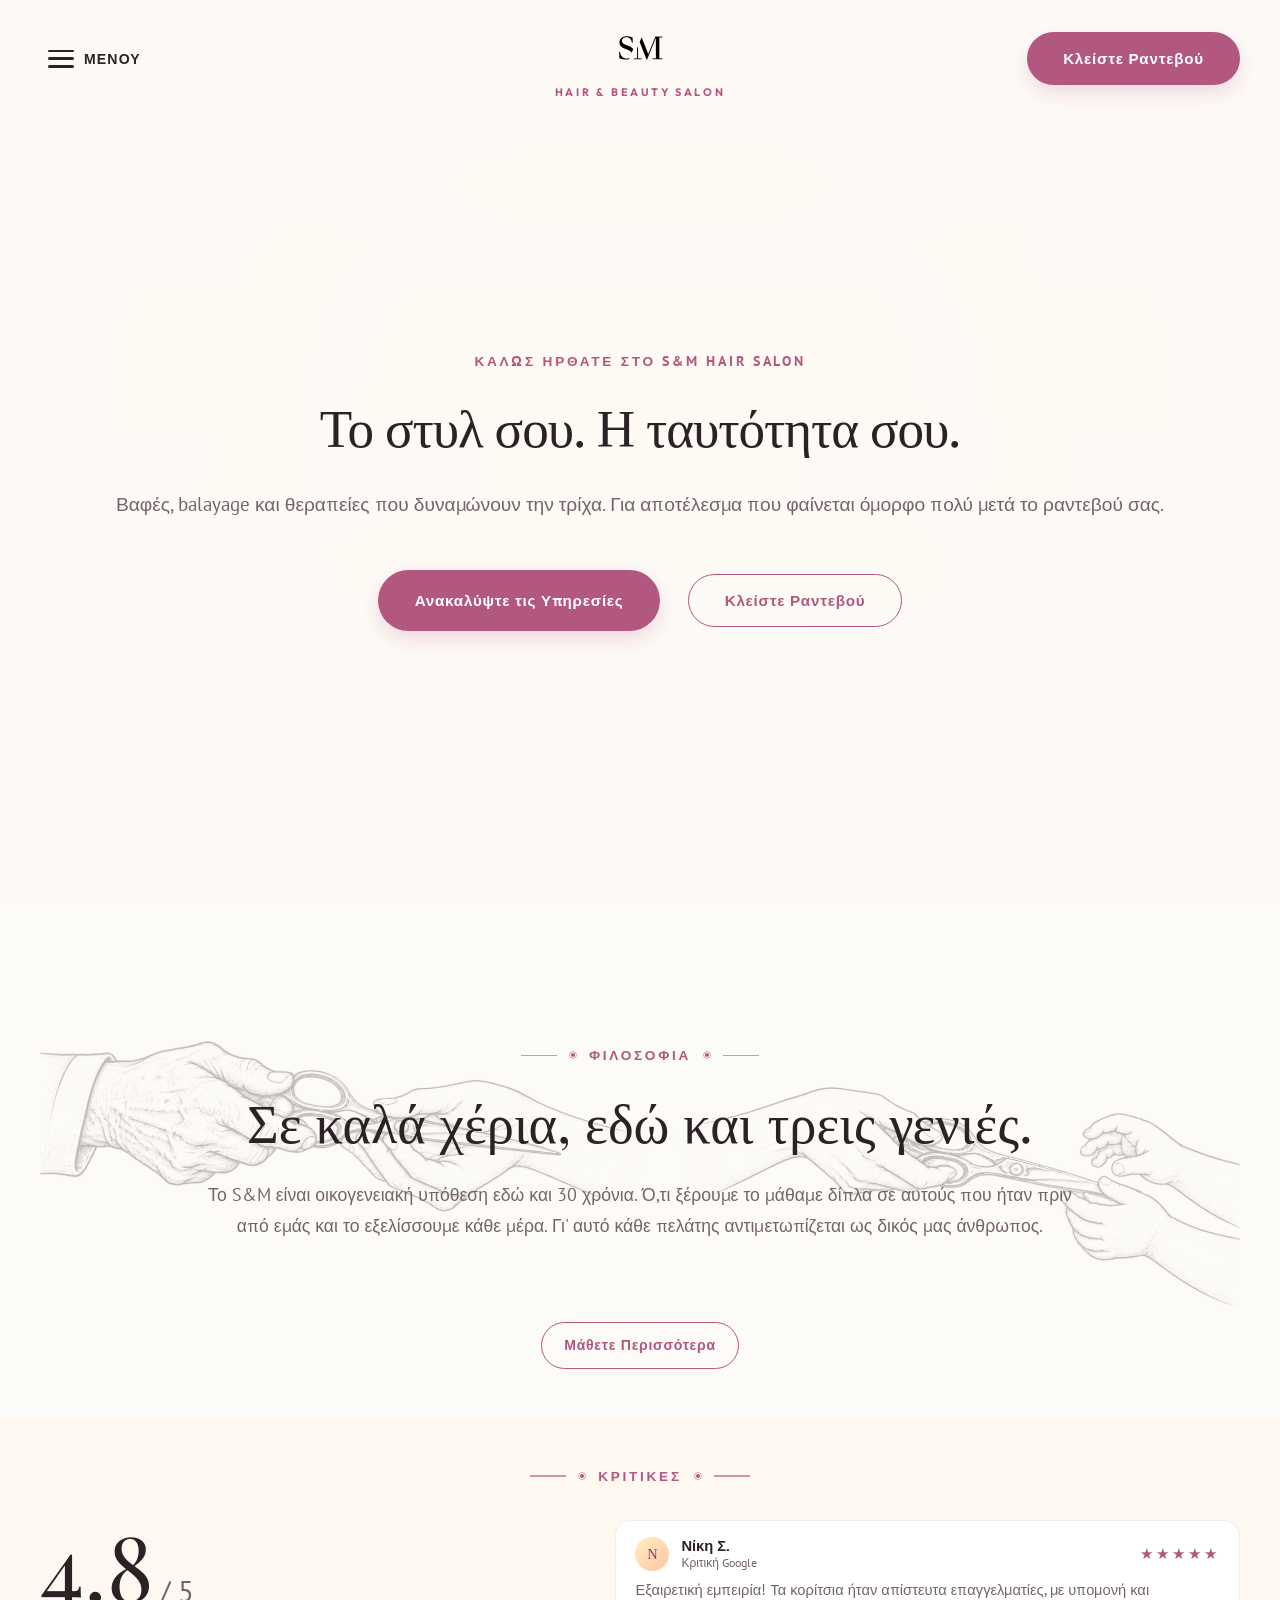
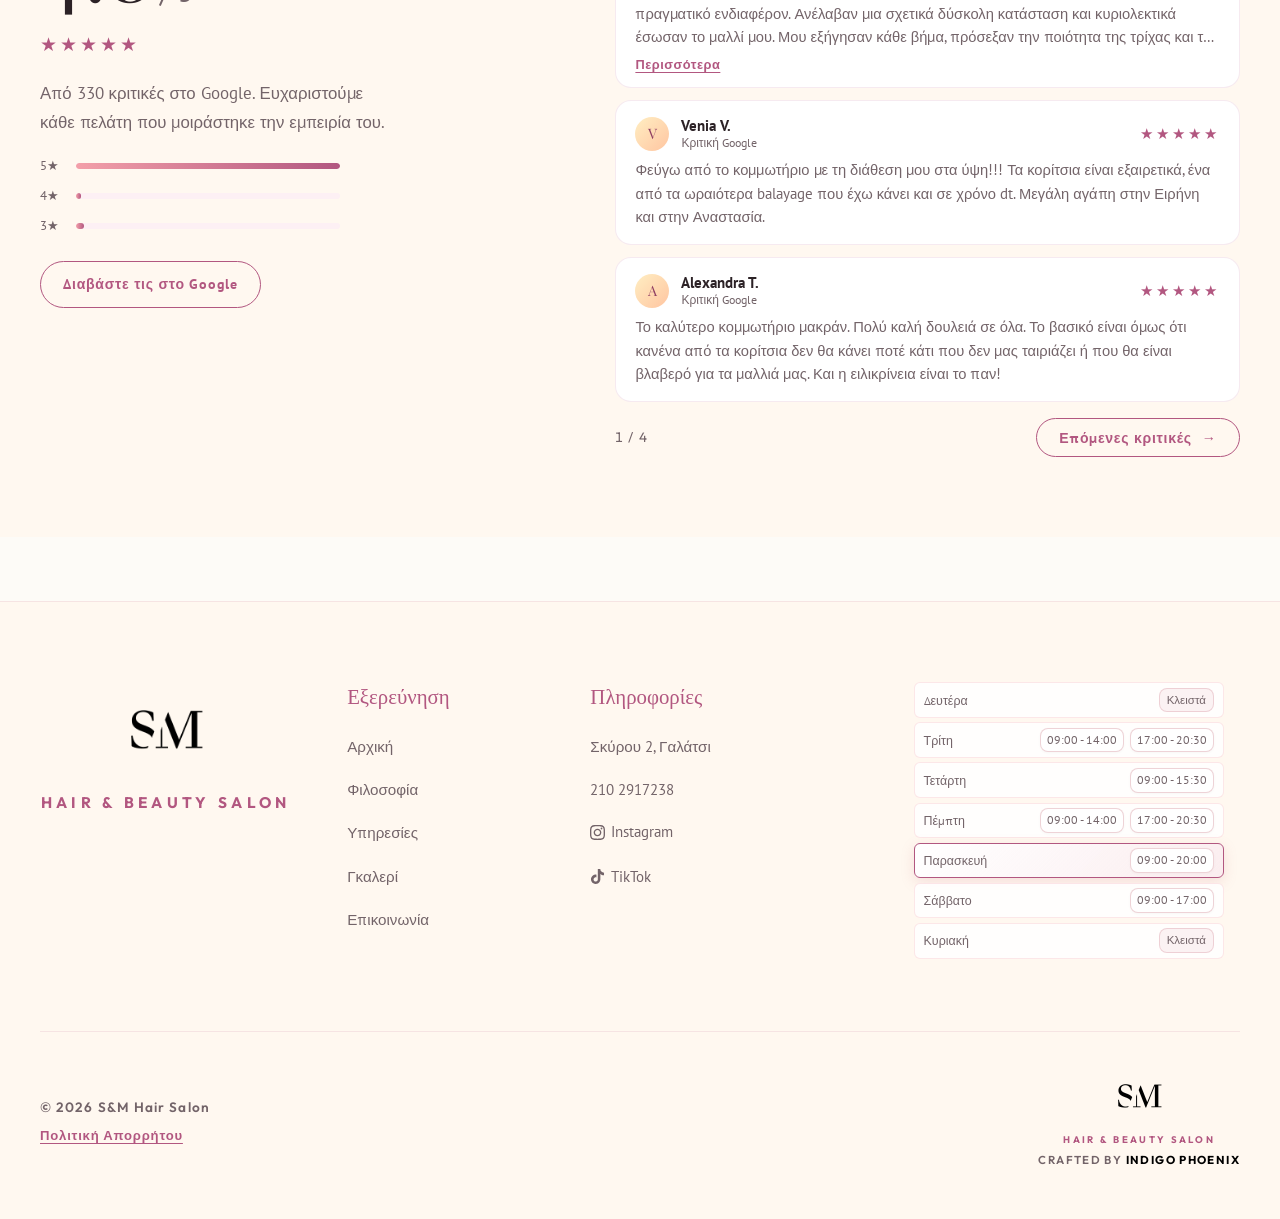
<file: index.html>
<!DOCTYPE html>
<html lang="el">
<head>
  <meta charset="UTF-8">
  <meta name="viewport" content="width=device-width, initial-scale=1.0">
  <title>S&M Hair Salon</title>
  <meta name="description" content="Το S&M είναι ένα πολυτελές hair salon για κουρέματα ακριβείας, βαφές, balayage, θεραπείες Malibu & K18, και extensions.">
  <link rel="stylesheet" href="css/styles.css?v=20261009">
  <link rel="shortcut icon" href="images/logo.png" type="image/png">
</head>
<body>

  <!-- Header / Navigation Bar with Left Burger & Centered Logo -->
  <header class="navbar">
    <div class="container nav-container-centered">
      
      <!-- Left Burger Menu Trigger -->
      <div class="nav-left-burger">
        <button class="burger-menu-btn" aria-label="Open Navigation Menu">
          <div class="burger-icon">
            <div class="burger-line"></div>
            <div class="burger-line"></div>
            <div class="burger-line"></div>
        </div>
          <span class="burger-text">Μενού</span>
        </button>
      </div>

      <!-- Center Logo with Subtext -->
      <div class="nav-center-logo">
        <a href="index.html" class="brand-link">
          <img src="images/logo.png" alt="S&M Hair Salon" class="brand-logo-img">
          <span class="brand-subtext">HAIR & BEAUTY SALON</span>
        </a>
      </div>

      <!-- Right Actions: Lang Switcher & Booking -->
      <div class="nav-right-actions">
        <button class="btn btn-green btn-open-booking" data-i18n="nav_book">Κλείστε Ραντεβού</button>
      </div>

    </div>
  </header>

  <!-- Slide-Out Side Navigation Drawer -->
  <div class="nav-drawer-overlay"></div>
  <aside class="nav-drawer">
    <div>
      <div class="nav-drawer-header">
        <a href="index.html" class="brand-link">
          <img src="images/logo.png" alt="S&M Hair Salon" style="height: 48px; width: auto;">
          <span class="brand-subtext" style="font-size: 0.6rem;">HAIR & BEAUTY SALON</span>
        </a>
        <button class="nav-drawer-close" aria-label="Close Navigation Menu">✕</button>
      </div>

      <ul class="drawer-links-list">
        <li><a href="index.html" class="drawer-link active" data-i18n="nav_home">Αρχική</a></li>
        <li><a href="philosophy.html" class="drawer-link" data-i18n="nav_philosophy">Φιλοσοφία</a></li>
        <li><a href="services.html" class="drawer-link" data-i18n="nav_services">Υπηρεσίες</a></li>
        <li><a href="gallery.html" class="drawer-link" data-i18n="nav_gallery">Γκαλερί</a></li>
        <li><a href="contact.html" class="drawer-link" data-i18n="nav_contact">Επικοινωνία</a></li>
      </ul>

      <div class="drawer-lang">
        <div class="lang-switcher">
          <button class="lang-btn active" data-lang="el">EL</button>
          <span>|</span>
          <button class="lang-btn" data-lang="en">EN</button>
        </div>
      </div>
    </div>

    <div class="drawer-footer-info">
      <p style="font-weight: 700; color: var(--color-palette-berry); margin-bottom: 0.5rem;" data-i18n="contact_address_label">Διεύθυνση</p>
      <p style="margin-bottom: 1rem;"><a href="https://maps.app.goo.gl/J3a6CErYusY6TDpDA" target="_blank" rel="noopener noreferrer" data-i18n="footer_address_val">Σκύρου 2, Γαλάτσι</a></p>
      
      <p style="font-weight: 700; color: var(--color-palette-berry); margin-bottom: 0.5rem;" data-i18n="contact_phone_label">Τηλέφωνο</p>
      <p style="margin-bottom: 1.5rem;"><a href="tel:+302102917238">210 2917238</a></p>

      <button class="btn btn-green btn-open-booking" style="width: 100%;" data-i18n="nav_book">Κλείστε Ραντεβού</button>
    </div>
  </aside>

  <!-- Redesigned Stylish Booking Info Modal -->
  <div id="booking-modal" class="lightbox-modal">
    <div class="booking-wizard-card" style="max-width: 520px; width: 90%; text-align: center; position: relative;">
      <button id="booking-modal-close" style="position: absolute; top: 1.2rem; right: 1.2rem; background: none; border: none; font-size: 1.5rem; cursor: pointer; color: var(--color-text-muted);">✕</button>

      <div class="eyebrow" style="margin-bottom: 0.8rem;">
        <div class="eyebrow-line"></div>
        <div class="eyebrow-dot-wrapper"><div class="eyebrow-dot"></div><div class="eyebrow-dot-border"></div></div>
        <p class="eyebrow-title" data-i18n="nav_book">Κλείστε Ραντεβού</p>
        <div class="eyebrow-dot-wrapper"><div class="eyebrow-dot"></div><div class="eyebrow-dot-border"></div></div>
        <div class="eyebrow-line"></div>
      </div>

      <h3 class="heading-medium" style="margin-bottom: 1rem;" data-i18n="modal_title">Κλείστε το Ραντεβού&nbsp;σας</h3>
      <p style="color: var(--color-text-muted); margin-bottom: 2.2rem; line-height: 1.7;" data-i18n="modal_subtitle">Για να διασφαλίσουμε την προσωπική φροντίδα κάθε πελάτη, οι κρατήσεις γίνονται αποκλειστικά μέσω τηλεφώνου ή μηνύματος στο Instagram.<br><br>Κλείστε τώρα το δωρεάν Συμβουλευτικό Ραντεβού σας και δώστε στα μαλλιά σας την προσοχή που τους αξίζουν.</p>

      <div style="display: flex; flex-direction: column; gap: 1.2rem;">
        <a href="tel:+302102917238" class="modal-contact-btn modal-phone-btn">
          <span data-i18n="modal_call">210 2917238</span>
        </a>
        <a href="https://www.instagram.com/sm_hairsalon_maryvitsa/" target="_blank" rel="noopener noreferrer" class="modal-contact-btn modal-ig-btn">
          <svg class="ig-icon-svg" viewBox="0 0 24 24">
            <path d="M12 2.163c3.204 0 3.584.012 4.85.07 3.252.148 4.771 1.691 4.919 4.919.058 1.265.069 1.645.069 4.849 0 3.205-.012 3.584-.069 4.849-.149 3.225-1.664 4.771-4.919 4.919-1.266.058-1.644.07-4.85.07-3.204 0-3.584-.012-4.849-.07-3.26-.149-4.771-1.699-4.919-4.92-.058-1.265-.07-1.644-.07-4.849 0-3.204.013-3.583.07-4.849.149-3.227 1.664-4.771 4.919-4.919 1.266-.057 1.645-.069 4.849-.069zm0-2.163c-3.259 0-3.667.014-4.947.072-4.358.2-6.78 2.618-6.98 6.98-.059 1.281-.073 1.689-.073 4.948 0 3.259.014 3.668.072 4.948.2 4.358 2.618 6.78 6.98 6.98 1.281.058 1.689.072 4.948.072 3.259 0 3.668-.014 4.948-.072 4.354-.2 6.782-2.618 6.979-6.98.059-1.28.073-1.689.073-4.948 0-3.259-.014-3.667-.072-4.947-.196-4.354-2.617-6.78-6.979-6.98-1.281-.059-1.69-.073-4.949-.073zm0 5.838c-3.403 0-6.162 2.759-6.162 6.162s2.759 6.163 6.162 6.163 6.162-2.759 6.162-6.163c0-3.403-2.759-6.162-6.162-6.162zm0 10.162c-2.209 0-4-1.79-4-4 0-2.209 1.791-4 4-4s4 1.791 4 4c0 2.21-1.791 4-4 4zm6.406-11.845c-.796 0-1.441.645-1.441 1.44s.645 1.44 1.441 1.44c.795 0 1.439-.645 1.439-1.44s-.644-1.44-1.439-1.44z"/>
          </svg>
          <span data-i18n="modal_ig">DM Instagram</span>
        </a>
      </div>
    </div>
  </div>

  <!-- Hero Section & Looping Video Background -->
  <section class="hero-slider-section">
    <div class="hero-backgrounds">
      <video class="hero-video" autoplay loop muted playsinline>
        <source src="images/hero video.mp4" type="video/mp4">
      </video>
      <div class="hero-overlay"></div>
    </div>

    <div class="container hero-content">
      <div class="eyebrow">
        <p class="eyebrow-title" data-i18n="hero_welcome">Καλώς Ήρθατε στο S&M Hair Salon</p>
      </div>

      <h1 class="heading-hero" data-i18n="hero_title">Το στυλ σου. Η ταυτότητα σου.</h1>
      <p class="hero-subtitle-text" data-i18n="hero_subtitle">Βαφές, balayage και θεραπείες που δυναμώνουν την τρίχα. Για αποτέλεσμα που φαίνεται όμορφο πολύ μετά το ραντεβού σας.</p>

      <div class="hero-actions">
        <a href="services.html" class="btn btn-green" data-i18n="hero_btn_explore">Ανακαλύψτε τις Υπηρεσίες</a>
        <button class="btn btn-outline btn-open-booking" data-i18n="hero_btn_book">Κλείστε Ραντεβού</button>
      </div>
    </div>
  </section>

  <!-- About / Introduction Section -->
  <section id="explore" class="section section-lg" style="padding-bottom: 3rem;">
    <div class="container">
      <div class="philo-hands-wrap">
      <!-- Faded hands illustration behind the text -->
      <img src="images/generations-hands.png" alt="" class="philo-hands-bg">

      <div class="philo-hands-text">
        <div class="eyebrow">
          <div class="eyebrow-line"></div>
          <div class="eyebrow-dot-wrapper"><div class="eyebrow-dot"></div><div class="eyebrow-dot-border"></div></div>
          <p class="eyebrow-title" data-i18n="philo_title">Φιλοσοφία</p>
          <div class="eyebrow-dot-wrapper"><div class="eyebrow-dot"></div><div class="eyebrow-dot-border"></div></div>
          <div class="eyebrow-line"></div>
        </div>

        <h2 class="heading-large philo-header-single" style="margin-bottom: 1.5rem;" data-i18n="philo_heading">Σε καλά χέρια, εδώ και τρεις γενιές.</h2>
        <p style="color: var(--color-text-muted); font-size: 1.1rem; line-height: 1.8;" data-i18n="philo_desc">Το S&M είναι οικογενειακή υπόθεση εδώ και 30 χρόνια. Ό,τι ξέρουμε το μάθαμε δίπλα σε αυτούς που ήταν πριν από εμάς και το εξελίσσουμε κάθε μέρα. Γι' αυτό κάθε πελάτης αντιμετωπίζεται ως δικός μας άνθρωπος.</p>
      </div>
      </div>

      <div style="margin-top: 2.5rem; text-align: center;">
        <a href="philosophy.html" class="btn btn-outline" style="white-space: nowrap; font-size: 0.88rem; padding: 0.6rem 1.4rem;" data-i18n="philo_learn_more">Μάθετε Περισσότερα</a>
      </div>
    </div>
  </section>

  <!-- Google Reviews Section: Score Left, Paged Reviews Right -->
  <section class="section" style="background-color: var(--color-bg-subtle); padding-top: 2.5rem;" aria-labelledby="reviews-heading">
    <div class="container">
      <!-- Centered Section Header -->
      <div style="text-align: center; margin-bottom: 2rem;">
        <div class="eyebrow" style="margin-bottom: 0;">
          <div class="eyebrow-line"></div>
          <div class="eyebrow-dot-wrapper"><div class="eyebrow-dot"></div><div class="eyebrow-dot-border"></div></div>
          <p class="eyebrow-title" id="reviews-heading" data-i18n="reviews_title">Κριτικές</p>
          <div class="eyebrow-dot-wrapper"><div class="eyebrow-dot"></div><div class="eyebrow-dot-border"></div></div>
          <div class="eyebrow-line"></div>
        </div>
      </div>

      <div class="reviews-split">

        <!-- LEFT COLUMN: Google Score Summary -->
        <div class="reviews-score">
          <div class="reviews-score-number">4.8<small>/ 5</small></div>
          <span class="review-stars reviews-score-stars" aria-label="4.8 / 5">★★★★★</span>
          <p class="reviews-score-text" data-i18n="reviews_count">Από 330 κριτικές στο Google. Ευχαριστούμε κάθε πελάτη που μοιράστηκε την εμπειρία του.</p>

          <div class="reviews-bars" aria-hidden="true">
            <div class="reviews-bar"><span>5★</span><span class="reviews-bar-track" style="--w: 100%;"></span></div>
            <div class="reviews-bar"><span>4★</span><span class="reviews-bar-track" style="--w: 2%;"></span></div>
            <div class="reviews-bar"><span>3★</span><span class="reviews-bar-track" style="--w: 3%;"></span></div>
        </div>

          <div>
            <a href="https://maps.app.goo.gl/J3a6CErYusY6TDpDA" target="_blank" rel="noopener noreferrer" class="btn btn-outline" style="white-space: nowrap; font-size: 0.88rem; padding: 0.6rem 1.4rem;" data-i18n="reviews_google_btn">Διαβάστε τις στο Google</a>
        </div>
        </div>

        <!-- RIGHT COLUMN: Reviews, 3 per page -->
        <div class="reviews-list-wrapper">
          <div class="reviews-list">

            <article class="review-card">
              <div class="review-card-top">
                <div class="review-author"><span class="review-avatar">Ν</span><div><b>Νίκη Σ.</b><small data-i18n="reviews_source">Κριτική Google</small></div></div>
                <span class="review-stars" aria-label="5 / 5">★★★★★</span>
              </div>
              <p>Εξαιρετική εμπειρία! Τα κορίτσια ήταν απίστευτα επαγγελματίες, με υπομονή και πραγματικό ενδιαφέρον. Ανέλαβαν μια σχετικά δύσκολη κατάσταση και κυριολεκτικά έσωσαν το μαλλί μου. Μου εξήγησαν κάθε βήμα, πρόσεξαν την ποιότητα της τρίχας και το αποτέλεσμα ήταν πολύ καλύτερο απ' ό,τι περίμενα. Ένιωσα ασφάλεια και εμπιστοσύνη από την πρώτη στιγμή. Σίγουρα θα ξαναπάω και τις συστήνω ανεπιφύλακτα! Η Ειρήνη φανταστική, την προτείνω με κλειστά μάτια!</p>
              <button type="button" class="review-more-btn" hidden><span class="review-more-label" data-i18n="reviews_more">Περισσότερα</span><span class="review-less-label" data-i18n="reviews_less">Λιγότερα</span></button>
            </article>

            <article class="review-card">
              <div class="review-card-top">
                <div class="review-author"><span class="review-avatar">V</span><div><b>Venia V.</b><small data-i18n="reviews_source">Κριτική Google</small></div></div>
                <span class="review-stars" aria-label="5 / 5">★★★★★</span>
              </div>
              <p>Φεύγω από το κομμωτήριο με τη διάθεση μου στα ύψη!!! Τα κορίτσια είναι εξαιρετικά, ένα από τα ωραιότερα balayage που έχω κάνει και σε χρόνο dt. Μεγάλη αγάπη στην Ειρήνη και στην Αναστασία.</p>
              <button type="button" class="review-more-btn" hidden><span class="review-more-label" data-i18n="reviews_more">Περισσότερα</span><span class="review-less-label" data-i18n="reviews_less">Λιγότερα</span></button>
            </article>

            <article class="review-card">
              <div class="review-card-top">
                <div class="review-author"><span class="review-avatar">A</span><div><b>Alexandra T.</b><small data-i18n="reviews_source">Κριτική Google</small></div></div>
                <span class="review-stars" aria-label="5 / 5">★★★★★</span>
              </div>
              <p>Το καλύτερο κομμωτήριο μακράν. Πολύ καλή δουλειά σε όλα. Το βασικό είναι όμως ότι κανένα από τα κορίτσια δεν θα κάνει ποτέ κάτι που δεν μας ταιριάζει ή που θα είναι βλαβερό για τα μαλλιά μας. Και η ειλικρίνεια είναι το παν!</p>
              <button type="button" class="review-more-btn" hidden><span class="review-more-label" data-i18n="reviews_more">Περισσότερα</span><span class="review-less-label" data-i18n="reviews_less">Λιγότερα</span></button>
            </article>

            <article class="review-card" hidden>
              <div class="review-card-top">
                <div class="review-author"><span class="review-avatar">Ι</span><div><b>Ιωάννα Α.</b><small data-i18n="reviews_source">Κριτική Google</small></div></div>
                <span class="review-stars" aria-label="5 / 5">★★★★★</span>
              </div>
              <p>Για ακόμη μια φορά, μετά την επίσκεψή μου στο συγκεκριμένο κομμωτήριο, έφυγα απολύτως ικανοποιημένη! Οι κοπέλες είναι πραγματικά υπέροχες, ξέρουν τη δουλειά τους άριστα και σε κάνουν να νιώθεις άνετα και όμορφα από τη στιγμή που μπαίνεις. Το αποτέλεσμα ήταν ακριβώς αυτό που ήθελα και έφυγα με χαμόγελο. Μετά από αρκετή αναζήτηση, νιώθω πως επιτέλους βρήκα το κομμωτήριο που μου ταιριάζει!</p>
              <button type="button" class="review-more-btn" hidden><span class="review-more-label" data-i18n="reviews_more">Περισσότερα</span><span class="review-less-label" data-i18n="reviews_less">Λιγότερα</span></button>
            </article>

            <article class="review-card" hidden>
              <div class="review-card-top">
                <div class="review-author"><span class="review-avatar">G</span><div><b>Georgie G.</b><small data-i18n="reviews_source">Κριτική Google</small></div></div>
                <span class="review-stars" aria-label="5 / 5">★★★★★</span>
              </div>
              <p>Τα μαλλιά μου ήταν πολύ θαμπά και ταλαιπωρημένα. Με τη θεραπεία cocktail με πρωτεΐνες για λάμψη και ενυδάτωση έγιναν πιο λαμπερά από ποτέ! Να μην ξεχάσω το τέλειο blowout χτένισμα! Η Ειρήνη και η Αναστασία είναι εξαιρετικές! Θα το επισκεφτώ ξανά οπωσδήποτε!</p>
              <button type="button" class="review-more-btn" hidden><span class="review-more-label" data-i18n="reviews_more">Περισσότερα</span><span class="review-less-label" data-i18n="reviews_less">Λιγότερα</span></button>
            </article>

            <article class="review-card" hidden>
              <div class="review-card-top">
                <div class="review-author"><span class="review-avatar">Φ</span><div><b>Φωτεινή Η.</b><small data-i18n="reviews_source">Κριτική Google</small></div></div>
                <span class="review-stars" aria-label="5 / 5">★★★★★</span>
              </div>
              <p>Το καλύτερο αποτέλεσμα που έχω κάνει ποτέ σε κομμωτήριο και το πιο γρήγορο! Όλα ήταν τέλεια, ευχαριστώ κορίτσια!</p>
              <button type="button" class="review-more-btn" hidden><span class="review-more-label" data-i18n="reviews_more">Περισσότερα</span><span class="review-less-label" data-i18n="reviews_less">Λιγότερα</span></button>
            </article>

            <article class="review-card" hidden>
              <div class="review-card-top">
                <div class="review-author"><span class="review-avatar">Α</span><div><b>Αθηνά Λ.</b><small data-i18n="reviews_source">Κριτική Google</small></div></div>
                <span class="review-stars" aria-label="5 / 5">★★★★★</span>
              </div>
              <p>Επισκέφτηκα σήμερα τα κορίτσια για κούρεμα. Υπέροχη εμπειρία από το λούσιμο μέχρι το τέλος! Μου έκαναν και μια ωραία ενυδάτωση και τα μαλλιά μου είναι τόσο λεία και απαλά, ειδικά στις άκρες που ήταν ταλαιπωρημένα από άλλες χρωστικές επεμβάσεις στα μαλλιά μου. Επίσης με ενημέρωσαν για τις πολλές θεραπείες μαλλιών που έχουν. Οι τιμές τους πολύ προσιτές και τα κορίτσια άψογα! Θα ξαναπάω σίγουρα!</p>
              <button type="button" class="review-more-btn" hidden><span class="review-more-label" data-i18n="reviews_more">Περισσότερα</span><span class="review-less-label" data-i18n="reviews_less">Λιγότερα</span></button>
            </article>

            <article class="review-card" hidden>
              <div class="review-card-top">
                <div class="review-author"><span class="review-avatar">E</span><div><b>Effie S.</b><small data-i18n="reviews_source">Κριτική Google</small></div></div>
                <span class="review-stars" aria-label="5 / 5">★★★★★</span>
              </div>
              <p>Εμπιστεύτηκα τα κορίτσια για μια πολύ μεγάλη αλλαγή στα μαλλιά μου, και έμεινα απόλυτα ευχαριστημένη! Ήταν ακριβώς το αποτέλεσμα που ήθελα! Επίσης ο χώρος είναι πεντακάθαρος με πολύ όμορφη αισθητική και αύρα, κάτι που σε ηρεμεί και απολαμβάνεις χαλαρή τις υπηρεσίες τους!</p>
              <button type="button" class="review-more-btn" hidden><span class="review-more-label" data-i18n="reviews_more">Περισσότερα</span><span class="review-less-label" data-i18n="reviews_less">Λιγότερα</span></button>
            </article>

            <article class="review-card" hidden>
              <div class="review-card-top">
                <div class="review-author"><span class="review-avatar">E</span><div><b>Ery S.</b><small data-i18n="reviews_source">Κριτική Google</small></div></div>
                <span class="review-stars" aria-label="5 / 5">★★★★★</span>
              </div>
              <p>Πήγα την κόρη μου για να δωρίσουμε τα μαλάκια μας! Τα κορίτσια πολύ ευγενικά! Και είναι η πρώτη φορά που ασχολούνται τόσο πολύ με το κούρεμα του παιδιού μου σε κομμωτήριο! Εννοείται πως θα ξαναπάμε! Το συστήνω ανεπιφύλακτα!</p>
              <button type="button" class="review-more-btn" hidden><span class="review-more-label" data-i18n="reviews_more">Περισσότερα</span><span class="review-less-label" data-i18n="reviews_less">Λιγότερα</span></button>
            </article>

            <article class="review-card" hidden>
              <div class="review-card-top">
                <div class="review-author"><span class="review-avatar">M</span><div><b>Marso M.</b><small data-i18n="reviews_source">Κριτική Google</small></div></div>
                <span class="review-stars" aria-label="5 / 5">★★★★★</span>
              </div>
              <p>Φοβερός επαγγελματισμός, προσέγγιση και φροντίδα. Άριστα προϊόντα και υλικά. Ουσιαστική λεπτομερής δουλειά στα μαλλιά μου, που «χρωματίστηκαν» για πρώτη φορά. Πετύχατε αυτό που ζήτησα ακριβώς. Εξαιρετικά καθαρός χώρος, με αγαπημένο προσωπικό, ευγενικό και φιλόξενο. Σας ευχαριστώ πολύ. Keep going!</p>
              <button type="button" class="review-more-btn" hidden><span class="review-more-label" data-i18n="reviews_more">Περισσότερα</span><span class="review-less-label" data-i18n="reviews_less">Λιγότερα</span></button>
            </article>

            <article class="review-card" hidden>
              <div class="review-card-top">
                <div class="review-author"><span class="review-avatar">N</span><div><b>Niki A.</b><small data-i18n="reviews_source">Κριτική Google</small></div></div>
                <span class="review-stars" aria-label="5 / 5">★★★★★</span>
              </div>
              <p>Τα κορίτσια είναι όλα φανταστικά! Ευχάριστες, επαγγελματίες και πολύ ωραίο αποτέλεσμα! Περιποιημένος χώρος &amp; βολική τοποθεσία. Το βρήκαμε τυχαία το κομμωτήριο κ δεν θα μπορούσαμε να έχουμε κάνει καλύτερη επιλογή και για μακιγιάζ και για μαλλιά! Αναστασία, Ειρήνη και Ελίνα σας ευχαριστούμε!</p>
              <button type="button" class="review-more-btn" hidden><span class="review-more-label" data-i18n="reviews_more">Περισσότερα</span><span class="review-less-label" data-i18n="reviews_less">Λιγότερα</span></button>
            </article>

        </div>

          <!-- Paging Controls -->
          <div class="reviews-controls">
            <span class="reviews-page-count" aria-live="polite"><span class="reviews-page-current">1</span> / <span class="reviews-page-total">4</span></span>
            <button type="button" class="btn btn-outline reviews-next-btn" style="font-size: 0.88rem; padding: 0.6rem 1.4rem;"><span data-i18n="reviews_next">Επόμενες κριτικές</span> →</button>
        </div>
        </div>

      </div>
    </div>
  </section>

  <!-- Footer with Centered S&M Logos, Matching Outfit Font, and Black INDIGO PHOENIX Link -->
  <footer class="footer">
    <div class="container">
      <div class="footer-grid">
        <div class="footer-brand">
          <div class="brand-link" style="align-items: center; text-align: center;">
            <img src="images/logo.png" alt="S&M Hair Salon" class="brand-logo-img footer-brand-logo-img">
            <span class="brand-subtext footer-brand-subtext">HAIR & BEAUTY SALON</span>
        </div>
        </div>

        <div>
          <h4 class="footer-title" data-i18n="footer_explore">Εξερεύνηση</h4>
          <ul class="footer-links">
            <li><a href="index.html" data-i18n="nav_home">Αρχική</a></li>
            <li><a href="philosophy.html" data-i18n="nav_philosophy">Φιλοσοφία</a></li>
            <li><a href="services.html" data-i18n="nav_services">Υπηρεσίες</a></li>
            <li><a href="gallery.html" data-i18n="nav_gallery">Γκαλερί</a></li>
            <li><a href="contact.html" data-i18n="nav_contact">Επικοινωνία</a></li>
          </ul>
        </div>

        <div>
          <h4 class="footer-title" data-i18n="footer_info_title">Πληροφορίες</h4>
          <ul class="footer-links">
            <li>
              <a href="https://maps.app.goo.gl/J3a6CErYusY6TDpDA" target="_blank" rel="noopener noreferrer">
                <span data-i18n="footer_address_val">Σκύρου 2, Γαλάτσι</span>
              </a>
            </li>
            <li>
              <a href="tel:+302102917238">
                <span>210 2917238</span>
              </a>
            </li>
            <li>
              <a href="https://www.instagram.com/sm_hairsalon_maryvitsa/" target="_blank" rel="noopener noreferrer" style="display: inline-flex; align-items: center; gap: 6px;">
                <svg style="width: 15px; height: 15px; fill: currentColor; vertical-align: middle;" viewBox="0 0 24 24">
                  <path d="M12 2.163c3.204 0 3.584.012 4.85.07 3.252.148 4.771 1.691 4.919 4.919.058 1.265.069 1.645.069 4.849 0 3.205-.012 3.584-.069 4.849-.149 3.225-1.664 4.771-4.919 4.919-1.266.058-1.644.07-4.85.07-3.204 0-3.584-.012-4.849-.07-3.26-.149-4.771-1.699-4.919-4.92-.058-1.265-.07-1.644-.07-4.849 0-3.204.013-3.583.07-4.849.149-3.227 1.664-4.771 4.919-4.919 1.266-.057 1.645-.069 4.849-.069zm0-2.163c-3.259 0-3.667.014-4.947.072-4.358.2-6.78 2.618-6.98 6.98-.059 1.281-.073 1.689-.073 4.948 0 3.259.014 3.668.072 4.948.2 4.358 2.618 6.78 6.98 6.98 1.281.058 1.689.072 4.948.072 3.259 0 3.668-.014 4.948-.072 4.354-.2 6.782-2.618 6.979-6.98.059-1.28.073-1.689.073-4.948 0-3.259-.014-3.667-.072-4.947-.196-4.354-2.617-6.78-6.979-6.98-1.281-.059-1.69-.073-4.949-.073zm0 5.838c-3.403 0-6.162 2.759-6.162 6.162s2.759 6.163 6.162 6.163 6.162-2.759 6.162-6.163c0-3.403-2.759-6.162-6.162-6.162zm0 10.162c-2.209 0-4-1.79-4-4 0-2.209 1.791-4 4-4s4 1.791 4 4c0 2.21-1.791 4-4 4zm6.406-11.845c-.796 0-1.441.645-1.441 1.44s.645 1.44 1.441 1.44c.795 0 1.439-.645 1.439-1.44s-.644-1.44-1.439-1.44z"/>
                </svg>
                <span>Instagram</span>
              </a>
            </li>
            <li>
              <a href="https://www.tiktok.com/@sm.hairsalon" target="_blank" rel="noopener noreferrer" style="display: inline-flex; align-items: center; gap: 6px;">
                <svg style="width: 15px; height: 15px; fill: currentColor; vertical-align: middle;" viewBox="0 0 24 24">
                  <path d="M12.525.02c1.31-.02 2.61-.01 3.91-.02.08 1.53.63 3.09 1.75 4.17 1.12 1.11 2.7 1.62 4.24 1.79v4.03c-1.44-.05-2.89-.35-4.2-.97-.57-.26-1.1-.59-1.62-.93-.01 2.92.01 5.84-.02 8.75-.08 1.4-.54 2.79-1.35 3.94-1.31 1.92-3.58 3.17-5.91 3.21-1.43.08-2.86-.31-4.08-1.03-2.02-1.19-3.44-3.37-3.65-5.71-.02-.5-.03-1-.01-1.49.18-1.9 1.12-3.72 2.58-4.96 1.66-1.44 3.98-2.13 6.15-1.72.02 1.48-.04 2.96-.04 4.44-.99-.32-2.15-.23-3.02.37-.63.41-1.11 1.04-1.36 1.75-.21.51-.15 1.07-.14 1.61.24 1.64 1.82 3.02 3.5 2.87 1.12-.01 2.19-.66 2.77-1.61.19-.33.4-.67.41-1.06.1-1.79.06-3.57.07-5.36.01-4.03-.01-8.05.02-12.07z"/>
                </svg>
                <span>TikTok</span>
              </a>
            </li>
          </ul>
        </div>

        <div>
          <div data-i18n="footer_hours_val">
            <div class="hours-card-container footer-hours-compact">
              <div class="hours-day-row" data-day="1">
                <span class="hours-day-name">Δευτέρα</span>
                <span class="closed-pill">Κλειστά</span>
              </div>
              <div class="hours-day-row" data-day="2">
                <span class="hours-day-name">Τρίτη</span>
                <div class="hours-time-group">
                  <span class="time-pill">09:00 - 14:00</span>
                  <span class="time-pill">17:00 - 20:30</span>
                </div>
              </div>
              <div class="hours-day-row" data-day="3">
                <span class="hours-day-name">Τετάρτη</span>
                <div class="hours-time-group">
                  <span class="time-pill">09:00 - 15:30</span>
                </div>
              </div>
              <div class="hours-day-row" data-day="4">
                <span class="hours-day-name">Πέμπτη</span>
                <div class="hours-time-group">
                  <span class="time-pill">09:00 - 14:00</span>
                  <span class="time-pill">17:00 - 20:30</span>
                </div>
              </div>
              <div class="hours-day-row" data-day="5">
                <span class="hours-day-name">Παρασκευή</span>
                <div class="hours-time-group">
                  <span class="time-pill">09:00 - 20:00</span>
                </div>
              </div>
              <div class="hours-day-row" data-day="6">
                <span class="hours-day-name">Σάββατο</span>
                <div class="hours-time-group">
                  <span class="time-pill">09:00 - 17:00</span>
                </div>
              </div>
              <div class="hours-day-row" data-day="0">
                <span class="hours-day-name">Κυριακή</span>
                <span class="closed-pill">Κλειστά</span>
              </div>
            </div>
        </div>
        </div>
      </div>

      <div class="footer-bottom">
        <div class="footer-legal">
          <p class="footer-copyright-text" data-i18n="footer_rights">© 2026 S&M Hair Salon</p>
          <button type="button" class="privacy-link" data-i18n="privacy_link">Πολιτική Απορρήτου</button>
        </div>
        <div style="display: flex; flex-direction: column; align-items: center; text-align: center;">
          <div class="brand-link" style="align-items: center; text-align: center;">
            <img src="images/logo.png" alt="S&M Hair Salon" class="brand-logo-img">
            <span class="brand-subtext" style="font-size: 0.6rem;">HAIR & BEAUTY SALON</span>
        </div>
          <span class="crafted-by-text">
            CRAFTED BY <a href="https://www.instagram.com/indigo.phoenix.media/" target="_blank" rel="noopener noreferrer" class="indigo-phoenix-link">INDIGO PHOENIX</a>
          </span>
        </div>
      </div>
    </div>
  </footer>

  <script src="js/main.js?v=20261009"></script>
</body>
</html>
</file>
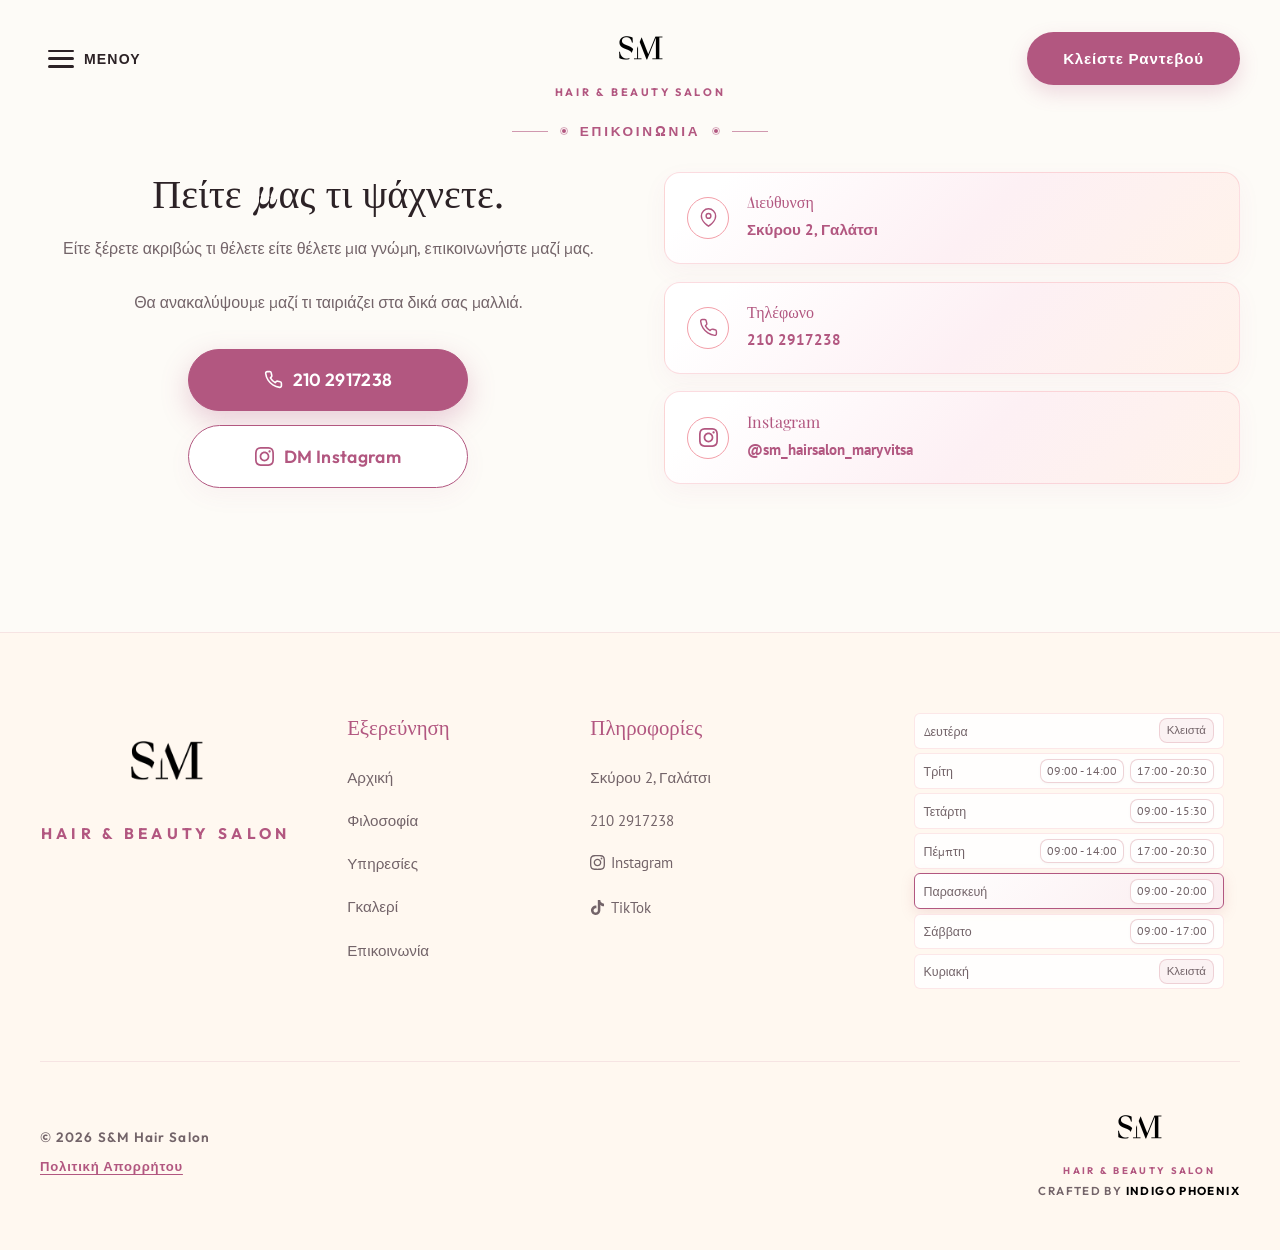
<file: contact.html>
<!DOCTYPE html>
<html lang="el">
<head>
  <meta charset="UTF-8">
  <meta name="viewport" content="width=device-width, initial-scale=1.0">
  <title>Επικοινωνία - S&M Hair Salon</title>
  <link rel="stylesheet" href="css/styles.css?v=20261009">
  <link rel="shortcut icon" href="images/logo.png" type="image/png">
</head>
<body>

  <!-- Header / Navigation Bar with Left Burger & Centered Logo -->
  <header class="navbar">
    <div class="container nav-container-centered">
      
      <!-- Left Burger Menu Trigger -->
      <div class="nav-left-burger">
        <button class="burger-menu-btn" aria-label="Open Navigation Menu">
          <div class="burger-icon">
            <div class="burger-line"></div>
            <div class="burger-line"></div>
            <div class="burger-line"></div>
        </div>
          <span class="burger-text">Μενού</span>
        </button>
      </div>

      <!-- Center Logo with Subtext -->
      <div class="nav-center-logo">
        <a href="index.html" class="brand-link">
          <img src="images/logo.png" alt="S&M Hair Salon" class="brand-logo-img">
          <span class="brand-subtext">HAIR & BEAUTY SALON</span>
        </a>
      </div>

      <!-- Right Actions: Lang Switcher & Booking -->
      <div class="nav-right-actions">
        <button class="btn btn-green btn-open-booking" data-i18n="nav_book">Κλείστε Ραντεβού</button>
      </div>

    </div>
  </header>

  <!-- Slide-Out Side Navigation Drawer -->
  <div class="nav-drawer-overlay"></div>
  <aside class="nav-drawer">
    <div>
      <div class="nav-drawer-header">
        <a href="index.html" class="brand-link">
          <img src="images/logo.png" alt="S&M Hair Salon" style="height: 48px; width: auto;">
          <span class="brand-subtext" style="font-size: 0.6rem;">HAIR & BEAUTY SALON</span>
        </a>
        <button class="nav-drawer-close" aria-label="Close Navigation Menu">✕</button>
      </div>

      <ul class="drawer-links-list">
        <li><a href="index.html" class="drawer-link" data-i18n="nav_home">Αρχική</a></li>
        <li><a href="philosophy.html" class="drawer-link" data-i18n="nav_philosophy">Φιλοσοφία</a></li>
        <li><a href="services.html" class="drawer-link" data-i18n="nav_services">Υπηρεσίες</a></li>
        <li><a href="gallery.html" class="drawer-link" data-i18n="nav_gallery">Γκαλερί</a></li>
        <li><a href="contact.html" class="drawer-link active" data-i18n="nav_contact">Επικοινωνία</a></li>
      </ul>

      <div class="drawer-lang">
        <div class="lang-switcher">
          <button class="lang-btn active" data-lang="el">EL</button>
          <span>|</span>
          <button class="lang-btn" data-lang="en">EN</button>
        </div>
      </div>
    </div>

    <div class="drawer-footer-info">
      <p style="font-weight: 700; color: var(--color-palette-berry); margin-bottom: 0.5rem;" data-i18n="contact_address_label">Διεύθυνση</p>
      <p style="margin-bottom: 1rem;"><a href="https://maps.app.goo.gl/J3a6CErYusY6TDpDA" target="_blank" rel="noopener noreferrer" data-i18n="footer_address_val">Σκύρου 2, Γαλάτσι</a></p>
      
      <p style="font-weight: 700; color: var(--color-palette-berry); margin-bottom: 0.5rem;" data-i18n="contact_phone_label">Τηλέφωνο</p>
      <p style="margin-bottom: 1.5rem;"><a href="tel:+302102917238">210 2917238</a></p>

      <button class="btn btn-green btn-open-booking" style="width: 100%;" data-i18n="nav_book">Κλείστε Ραντεβού</button>
    </div>
  </aside>

  <!-- Clean & Elegant Split Contact Section (No outer box wrapper) -->
  <section class="section contact-compact" style="padding-top: 7rem; padding-bottom: 5rem;">
    <div class="container">
      <!-- Centered Page Label -->
      <div style="text-align: center;">
        <div class="eyebrow" style="margin-bottom: 1.5rem;">
          <div class="eyebrow-line"></div>
          <div class="eyebrow-dot-wrapper"><div class="eyebrow-dot"></div><div class="eyebrow-dot-border"></div></div>
          <p class="eyebrow-title" data-i18n="contact_eyebrow">Επικοινωνία</p>
          <div class="eyebrow-dot-wrapper"><div class="eyebrow-dot"></div><div class="eyebrow-dot-border"></div></div>
          <div class="eyebrow-line"></div>
        </div>
      </div>

      <div style="display: grid; grid-template-columns: repeat(auto-fit, minmax(300px, 1fr)); gap: 3rem; align-items: center;">
        
        <!-- LEFT COLUMN: "Πείτε μας τι ψάχνετε." Heading, Subtitle & Action CTAs -->
        <div style="text-align: center;">
          <h1 class="heading-medium" style="margin-bottom: 1.1rem;" data-i18n="contact_title">Πείτε μας τι ψάχνετε.</h1>
          <p style="color: var(--color-text-muted); font-size: 1rem; line-height: 1.7; margin-bottom: 2rem;" data-i18n="contact_subtitle">Είτε ξέρετε ακριβώς τι θέλετε είτε θέλετε μια γνώμη, επικοινωνήστε μαζί μας.<br><br>Θα ανακαλύψουμε μαζί τι ταιριάζει στα δικά σας μαλλιά.</p>

          <!-- Action CTAs -->
          <div style="display: flex; flex-direction: column; gap: 0.9rem; max-width: 280px; margin: 0 auto;">
            <a href="tel:+302102917238" class="modal-contact-btn modal-phone-btn">
              <svg viewBox="0 0 24 24" width="22" height="22" fill="none" stroke="currentColor" stroke-width="2" stroke-linecap="round" stroke-linejoin="round">
                <path d="M22 16.92v3a2 2 0 0 1-2.18 2 19.79 19.79 0 0 1-8.63-3.07 19.5 19.5 0 0 1-6-6 19.79 19.79 0 0 1-3.07-8.67A2 2 0 0 1 4.11 2h3a2 2 0 0 1 2 1.72 12.84 12.84 0 0 0 .7 2.81 2 2 0 0 1-.45 2.11L8.09 9.91a16 16 0 0 0 6 6l1.27-1.27a2 2 0 0 1 2.11-.45 12.84 12.84 0 0 0 2.81.7A2 2 0 0 1 22 16.92z"/>
              </svg>
              <span data-i18n="modal_call">210 2917238</span>
            </a>

            <a href="https://www.instagram.com/sm_hairsalon_maryvitsa/" target="_blank" rel="noopener noreferrer" class="modal-contact-btn modal-ig-btn">
              <svg class="ig-icon-svg" viewBox="0 0 24 24" width="22" height="22">
                <path d="M12 2.163c3.204 0 3.584.012 4.85.07 3.252.148 4.771 1.691 4.919 4.919.058 1.265.069 1.645.069 4.849 0 3.205-.012 3.584-.069 4.849-.149 3.225-1.664 4.771-4.919 4.919-1.266.058-1.644.07-4.85.07-3.204 0-3.584-.012-4.849-.07-3.26-.149-4.771-1.699-4.919-4.92-.058-1.265-.07-1.644-.07-4.849 0-3.204.013-3.583.07-4.849.149-3.227 1.664-4.771 4.919-4.919 1.266-.057 1.645-.069 4.849-.069zm0-2.163c-3.259 0-3.667.014-4.947.072-4.358.2-6.78 2.618-6.98 6.98-.059 1.281-.073 1.689-.073 4.948 0 3.259.014 3.668.072 4.948.2 4.358 2.618 6.78 6.98 6.98 1.281.058 1.689.072 4.948.072 3.259 0 3.668-.014 4.948-.072 4.354-.2 6.782-2.618 6.979-6.98.059-1.28.073-1.689.073-4.948 0-3.259-.014-3.667-.072-4.947-.196-4.354-2.617-6.78-6.979-6.98-1.281-.059-1.69-.073-4.949-.073zm0 5.838c-3.403 0-6.162 2.759-6.162 6.162s2.759 6.163 6.162 6.163 6.162-2.759 6.162-6.163c0-3.403-2.759-6.162-6.162-6.162zm0 10.162c-2.209 0-4-1.79-4-4 0-2.209 1.791-4 4-4s4 1.791 4 4c0 2.21-1.791 4-4 4zm6.406-11.845c-.796 0-1.441.645-1.441 1.44s.645 1.44 1.441 1.44c.795 0 1.439-.645 1.439-1.44s-.644-1.44-1.439-1.44z"/>
              </svg>
              <span data-i18n="modal_ig">DM Instagram</span>
            </a>
        </div>
        </div>

        <!-- RIGHT COLUMN: Salon Information Cards with SVG Icons -->
        <div style="display: flex; flex-direction: column; gap: 1.1rem;">
          
          <!-- Address Item -->
          <a href="https://maps.app.goo.gl/J3a6CErYusY6TDpDA" target="_blank" rel="noopener noreferrer" class="contact-info-card" style="display: flex; gap: 1.1rem; align-items: center; padding: 1.2rem 1.4rem; background: linear-gradient(135deg, var(--pastel-blended-start) 10%, var(--pastel-blended-mid) 55%, var(--pastel-blended-end) 100%); border-radius: var(--radius-md); border: 1.5px solid rgba(243, 159, 169, 0.35); box-shadow: var(--shadow-subtle);">
            <div style="width: 42px; height: 42px; border-radius: 50%; background-color: #ffffff; border: 1px solid var(--color-palette-pink); display: flex; align-items: center; justify-content: center; flex-shrink: 0; color: var(--color-palette-berry);">
              <svg viewBox="0 0 24 24" width="19" height="19" fill="none" stroke="currentColor" stroke-width="1.8" stroke-linecap="round" stroke-linejoin="round">
                <path d="M21 10c0 7-9 13-9 13s-9-6-9-13a9 9 0 0 1 18 0z"/>
                <circle cx="12" cy="10" r="3"/>
              </svg>
            </div>
            <div>
              <h4 class="footer-title" style="font-size: 1rem; margin-bottom: 0.2rem;" data-i18n="contact_address_label">Διεύθυνση</h4>
              <span style="font-size: 0.95rem; font-weight: 700; color: var(--color-palette-berry);" data-i18n="footer_address_val">
                Σκύρου 2, Γαλάτσι
              </span>
            </div>
          </a>

          <!-- Phone Item -->
          <a href="tel:+302102917238" class="contact-info-card" style="display: flex; gap: 1.1rem; align-items: center; padding: 1.2rem 1.4rem; background: linear-gradient(135deg, var(--pastel-blended-start) 10%, var(--pastel-blended-mid) 55%, var(--pastel-blended-end) 100%); border-radius: var(--radius-md); border: 1.5px solid rgba(243, 159, 169, 0.35); box-shadow: var(--shadow-subtle);">
            <div style="width: 42px; height: 42px; border-radius: 50%; background-color: #ffffff; border: 1px solid var(--color-palette-pink); display: flex; align-items: center; justify-content: center; flex-shrink: 0; color: var(--color-palette-berry);">
              <svg viewBox="0 0 24 24" width="19" height="19" fill="none" stroke="currentColor" stroke-width="1.8" stroke-linecap="round" stroke-linejoin="round">
                <path d="M22 16.92v3a2 2 0 0 1-2.18 2 19.79 19.79 0 0 1-8.63-3.07 19.5 19.5 0 0 1-6-6 19.79 19.79 0 0 1-3.07-8.67A2 2 0 0 1 4.11 2h3a2 2 0 0 1 2 1.72 12.84 12.84 0 0 0 .7 2.81 2 2 0 0 1-.45 2.11L8.09 9.91a16 16 0 0 0 6 6l1.27-1.27a2 2 0 0 1 2.11-.45 12.84 12.84 0 0 0 2.81.7A2 2 0 0 1 22 16.92z"/>
              </svg>
            </div>
            <div>
              <h4 class="footer-title" style="font-size: 1rem; margin-bottom: 0.2rem;" data-i18n="contact_phone_label">Τηλέφωνο</h4>
              <span style="font-size: 0.95rem; font-weight: 700; color: var(--color-palette-berry);">
                210 2917238
              </span>
            </div>
          </a>

          <!-- Instagram Item -->
          <a href="https://www.instagram.com/sm_hairsalon_maryvitsa/" target="_blank" rel="noopener noreferrer" class="contact-info-card" style="display: flex; gap: 1.1rem; align-items: center; padding: 1.2rem 1.4rem; background: linear-gradient(135deg, var(--pastel-blended-start) 10%, var(--pastel-blended-mid) 55%, var(--pastel-blended-end) 100%); border-radius: var(--radius-md); border: 1.5px solid rgba(243, 159, 169, 0.35); box-shadow: var(--shadow-subtle);">
            <div style="width: 42px; height: 42px; border-radius: 50%; background-color: #ffffff; border: 1px solid var(--color-palette-pink); display: flex; align-items: center; justify-content: center; flex-shrink: 0; color: var(--color-palette-berry);">
              <svg viewBox="0 0 24 24" width="19" height="19" fill="currentColor">
                <path d="M12 2.163c3.204 0 3.584.012 4.85.07 3.252.148 4.771 1.691 4.919 4.919.058 1.265.069 1.645.069 4.849 0 3.205-.012 3.584-.069 4.849-.149 3.225-1.664 4.771-4.919 4.919-1.266.058-1.644.07-4.85.07-3.204 0-3.584-.012-4.849-.07-3.26-.149-4.771-1.699-4.919-4.92-.058-1.265-.07-1.644-.07-4.849 0-3.204.013-3.583.07-4.849.149-3.227 1.664-4.771 4.919-4.919 1.266-.057 1.645-.069 4.849-.069zm0-2.163c-3.259 0-3.667.014-4.947.072-4.358.2-6.78 2.618-6.98 6.98-.059 1.281-.073 1.689-.073 4.948 0 3.259.014 3.668.072 4.948.2 4.358 2.618 6.78 6.98 6.98 1.281.058 1.689.072 4.948.072 3.259 0 3.668-.014 4.948-.072 4.354-.2 6.782-2.618 6.979-6.98.059-1.28.073-1.689.073-4.948 0-3.259-.014-3.667-.072-4.947-.196-4.354-2.617-6.78-6.979-6.98-1.281-.059-1.69-.073-4.949-.073zm0 5.838c-3.403 0-6.162 2.759-6.162 6.162s2.759 6.163 6.162 6.163 6.162-2.759 6.162-6.163c0-3.403-2.759-6.162-6.162-6.162zm0 10.162c-2.209 0-4-1.79-4-4 0-2.209 1.791-4 4-4s4 1.791 4 4c0 2.21-1.791 4-4 4zm6.406-11.845c-.796 0-1.441.645-1.441 1.44s.645 1.44 1.441 1.44c.795 0 1.439-.645 1.439-1.44s-.644-1.44-1.439-1.44z"/>
              </svg>
            </div>
            <div>
              <h4 class="footer-title" style="font-size: 1rem; margin-bottom: 0.2rem;">Instagram</h4>
              <span style="font-size: 0.95rem; font-weight: 700; color: var(--color-palette-berry);">
                @sm_hairsalon_maryvitsa
              </span>
            </div>
          </a>

        </div>

      </div>
    </div>
  </section>

  <!-- Booking Info Modal -->
  <div id="booking-modal" class="lightbox-modal">
    <div class="booking-wizard-card" style="max-width: 520px; width: 90%; text-align: center; position: relative;">
      <button id="booking-modal-close" style="position: absolute; top: 1.2rem; right: 1.2rem; background: none; border: none; font-size: 1.5rem; cursor: pointer; color: var(--color-text-muted);">✕</button>

      <div class="eyebrow" style="margin-bottom: 0.8rem;">
        <div class="eyebrow-line"></div>
        <div class="eyebrow-dot-wrapper"><div class="eyebrow-dot"></div><div class="eyebrow-dot-border"></div></div>
        <p class="eyebrow-title" data-i18n="nav_book">Κλείστε Ραντεβού</p>
        <div class="eyebrow-dot-wrapper"><div class="eyebrow-dot"></div><div class="eyebrow-dot-border"></div></div>
        <div class="eyebrow-line"></div>
      </div>

      <h3 class="heading-medium" style="margin-bottom: 1rem;" data-i18n="modal_title">Κλείστε το Ραντεβού&nbsp;σας</h3>
      <p style="color: var(--color-text-muted); margin-bottom: 2.2rem; line-height: 1.7;" data-i18n="modal_subtitle">Για να διασφαλίσουμε την προσωπική φροντίδα κάθε πελάτη, οι κρατήσεις γίνονται αποκλειστικά μέσω τηλεφώνου ή μηνύματος στο Instagram.<br><br>Κλείστε τώρα το δωρεάν Συμβουλευτικό Ραντεβού σας και δώστε στα μαλλιά σας την προσοχή που τους αξίζουν.</p>

      <div style="display: flex; flex-direction: column; gap: 1.2rem;">
        <a href="tel:+302102917238" class="modal-contact-btn modal-phone-btn">
          <span data-i18n="modal_call">210 2917238</span>
        </a>
        <a href="https://www.instagram.com/sm_hairsalon_maryvitsa/" target="_blank" rel="noopener noreferrer" class="modal-contact-btn modal-ig-btn">
          <svg class="ig-icon-svg" viewBox="0 0 24 24">
            <path d="M12 2.163c3.204 0 3.584.012 4.85.07 3.252.148 4.771 1.691 4.919 4.919.058 1.265.069 1.645.069 4.849 0 3.205-.012 3.584-.069 4.849-.149 3.225-1.664 4.771-4.919 4.919-1.266.058-1.644.07-4.85.07-3.204 0-3.584-.012-4.849-.07-3.26-.149-4.771-1.699-4.919-4.92-.058-1.265-.07-1.644-.07-4.849 0-3.204.013-3.583.07-4.849.149-3.227 1.664-4.771 4.919-4.919 1.266-.057 1.645-.069 4.849-.069zm0-2.163c-3.259 0-3.667.014-4.947.072-4.358.2-6.78 2.618-6.98 6.98-.059 1.281-.073 1.689-.073 4.948 0 3.259.014 3.668.072 4.948.2 4.358 2.618 6.78 6.98 6.98 1.281.058 1.689.072 4.948.072 3.259 0 3.668-.014 4.948-.072 4.354-.2 6.782-2.618 6.979-6.98.059-1.28.073-1.689.073-4.948 0-3.259-.014-3.667-.072-4.947-.196-4.354-2.617-6.78-6.979-6.98-1.281-.059-1.69-.073-4.949-.073zm0 5.838c-3.403 0-6.162 2.759-6.162 6.162s2.759 6.163 6.162 6.163 6.162-2.759 6.162-6.163c0-3.403-2.759-6.162-6.162-6.162zm0 10.162c-2.209 0-4-1.79-4-4 0-2.209 1.791-4 4-4s4 1.791 4 4c0 2.21-1.791 4-4 4zm6.406-11.845c-.796 0-1.441.645-1.441 1.44s.645 1.44 1.441 1.44c.795 0 1.439-.645 1.439-1.44s-.644-1.44-1.439-1.44z"/>
          </svg>
          <span data-i18n="modal_ig">DM Instagram</span>
        </a>
      </div>
    </div>
  </div>

  <!-- Footer with Centered S&M Logos, Matching Outfit Font, and Black INDIGO PHOENIX Link -->
  <footer class="footer">
    <div class="container">
      <div class="footer-grid">
        <div class="footer-brand">
          <div class="brand-link" style="align-items: center; text-align: center;">
            <img src="images/logo.png" alt="S&M Hair Salon" class="brand-logo-img footer-brand-logo-img">
            <span class="brand-subtext footer-brand-subtext">HAIR & BEAUTY SALON</span>
        </div>
        </div>

        <div>
          <h4 class="footer-title" data-i18n="footer_explore">Εξερεύνηση</h4>
          <ul class="footer-links">
            <li><a href="index.html" data-i18n="nav_home">Αρχική</a></li>
            <li><a href="philosophy.html" data-i18n="nav_philosophy">Φιλοσοφία</a></li>
            <li><a href="services.html" data-i18n="nav_services">Υπηρεσίες</a></li>
            <li><a href="gallery.html" data-i18n="nav_gallery">Γκαλερί</a></li>
            <li><a href="contact.html" data-i18n="nav_contact">Επικοινωνία</a></li>
          </ul>
        </div>

        <div>
          <h4 class="footer-title" data-i18n="footer_info_title">Πληροφορίες</h4>
          <ul class="footer-links">
            <li>
              <a href="https://maps.app.goo.gl/J3a6CErYusY6TDpDA" target="_blank" rel="noopener noreferrer">
                <span data-i18n="footer_address_val">Σκύρου 2, Γαλάτσι</span>
              </a>
            </li>
            <li>
              <a href="tel:+302102917238">
                <span>210 2917238</span>
              </a>
            </li>
            <li>
              <a href="https://www.instagram.com/sm_hairsalon_maryvitsa/" target="_blank" rel="noopener noreferrer" style="display: inline-flex; align-items: center; gap: 6px;">
                <svg style="width: 15px; height: 15px; fill: currentColor; vertical-align: middle;" viewBox="0 0 24 24">
                  <path d="M12 2.163c3.204 0 3.584.012 4.85.07 3.252.148 4.771 1.691 4.919 4.919.058 1.265.069 1.645.069 4.849 0 3.205-.012 3.584-.069 4.849-.149 3.225-1.664 4.771-4.919 4.919-1.266.058-1.644.07-4.85.07-3.204 0-3.584-.012-4.849-.07-3.26-.149-4.771-1.699-4.919-4.92-.058-1.265-.07-1.644-.07-4.849 0-3.204.013-3.583.07-4.849.149-3.227 1.664-4.771 4.919-4.919 1.266-.057 1.645-.069 4.849-.069zm0-2.163c-3.259 0-3.667.014-4.947.072-4.358.2-6.78 2.618-6.98 6.98-.059 1.281-.073 1.689-.073 4.948 0 3.259.014 3.668.072 4.948.2 4.358 2.618 6.78 6.98 6.98 1.281.058 1.689.072 4.948.072 3.259 0 3.668-.014 4.948-.072 4.354-.2 6.782-2.618 6.979-6.98.059-1.28.073-1.689.073-4.948 0-3.259-.014-3.667-.072-4.947-.196-4.354-2.617-6.78-6.979-6.98-1.281-.059-1.69-.073-4.949-.073zm0 5.838c-3.403 0-6.162 2.759-6.162 6.162s2.759 6.163 6.162 6.163 6.162-2.759 6.162-6.163c0-3.403-2.759-6.162-6.162-6.162zm0 10.162c-2.209 0-4-1.79-4-4 0-2.209 1.791-4 4-4s4 1.791 4 4c0 2.21-1.791 4-4 4zm6.406-11.845c-.796 0-1.441.645-1.441 1.44s.645 1.44 1.441 1.44c.795 0 1.439-.645 1.439-1.44s-.644-1.44-1.439-1.44z"/>
                </svg>
                <span>Instagram</span>
              </a>
            </li>
            <li>
              <a href="https://www.tiktok.com/@sm.hairsalon" target="_blank" rel="noopener noreferrer" style="display: inline-flex; align-items: center; gap: 6px;">
                <svg style="width: 15px; height: 15px; fill: currentColor; vertical-align: middle;" viewBox="0 0 24 24">
                  <path d="M12.525.02c1.31-.02 2.61-.01 3.91-.02.08 1.53.63 3.09 1.75 4.17 1.12 1.11 2.7 1.62 4.24 1.79v4.03c-1.44-.05-2.89-.35-4.2-.97-.57-.26-1.1-.59-1.62-.93-.01 2.92.01 5.84-.02 8.75-.08 1.4-.54 2.79-1.35 3.94-1.31 1.92-3.58 3.17-5.91 3.21-1.43.08-2.86-.31-4.08-1.03-2.02-1.19-3.44-3.37-3.65-5.71-.02-.5-.03-1-.01-1.49.18-1.9 1.12-3.72 2.58-4.96 1.66-1.44 3.98-2.13 6.15-1.72.02 1.48-.04 2.96-.04 4.44-.99-.32-2.15-.23-3.02.37-.63.41-1.11 1.04-1.36 1.75-.21.51-.15 1.07-.14 1.61.24 1.64 1.82 3.02 3.5 2.87 1.12-.01 2.19-.66 2.77-1.61.19-.33.4-.67.41-1.06.1-1.79.06-3.57.07-5.36.01-4.03-.01-8.05.02-12.07z"/>
                </svg>
                <span>TikTok</span>
              </a>
            </li>
          </ul>
        </div>

        <div>
          <div data-i18n="footer_hours_val">
            <div class="hours-card-container footer-hours-compact">
              <div class="hours-day-row" data-day="1">
                <span class="hours-day-name">Δευτέρα</span>
                <span class="closed-pill">Κλειστά</span>
              </div>
              <div class="hours-day-row" data-day="2">
                <span class="hours-day-name">Τρίτη</span>
                <div class="hours-time-group">
                  <span class="time-pill">09:00 - 14:00</span>
                  <span class="time-pill">17:00 - 20:30</span>
                </div>
              </div>
              <div class="hours-day-row" data-day="3">
                <span class="hours-day-name">Τετάρτη</span>
                <div class="hours-time-group">
                  <span class="time-pill">09:00 - 15:30</span>
                </div>
              </div>
              <div class="hours-day-row" data-day="4">
                <span class="hours-day-name">Πέμπτη</span>
                <div class="hours-time-group">
                  <span class="time-pill">09:00 - 14:00</span>
                  <span class="time-pill">17:00 - 20:30</span>
                </div>
              </div>
              <div class="hours-day-row" data-day="5">
                <span class="hours-day-name">Παρασκευή</span>
                <div class="hours-time-group">
                  <span class="time-pill">09:00 - 20:00</span>
                </div>
              </div>
              <div class="hours-day-row" data-day="6">
                <span class="hours-day-name">Σάββατο</span>
                <div class="hours-time-group">
                  <span class="time-pill">09:00 - 17:00</span>
                </div>
              </div>
              <div class="hours-day-row" data-day="0">
                <span class="hours-day-name">Κυριακή</span>
                <span class="closed-pill">Κλειστά</span>
              </div>
            </div>
        </div>
        </div>
      </div>

      <div class="footer-bottom">
        <div class="footer-legal">
          <p class="footer-copyright-text" data-i18n="footer_rights">© 2026 S&M Hair Salon</p>
          <button type="button" class="privacy-link" data-i18n="privacy_link">Πολιτική Απορρήτου</button>
        </div>
        <div style="display: flex; flex-direction: column; align-items: center; text-align: center;">
          <div class="brand-link" style="align-items: center; text-align: center;">
            <img src="images/logo.png" alt="S&M Hair Salon" class="brand-logo-img">
            <span class="brand-subtext" style="font-size: 0.6rem;">HAIR & BEAUTY SALON</span>
        </div>
          <span class="crafted-by-text">
            CRAFTED BY <a href="https://www.instagram.com/indigo.phoenix.media/" target="_blank" rel="noopener noreferrer" class="indigo-phoenix-link">INDIGO PHOENIX</a>
          </span>
        </div>
      </div>
    </div>
  </footer>

  <script src="js/main.js?v=20261009"></script>
</body>
</html>
</file>
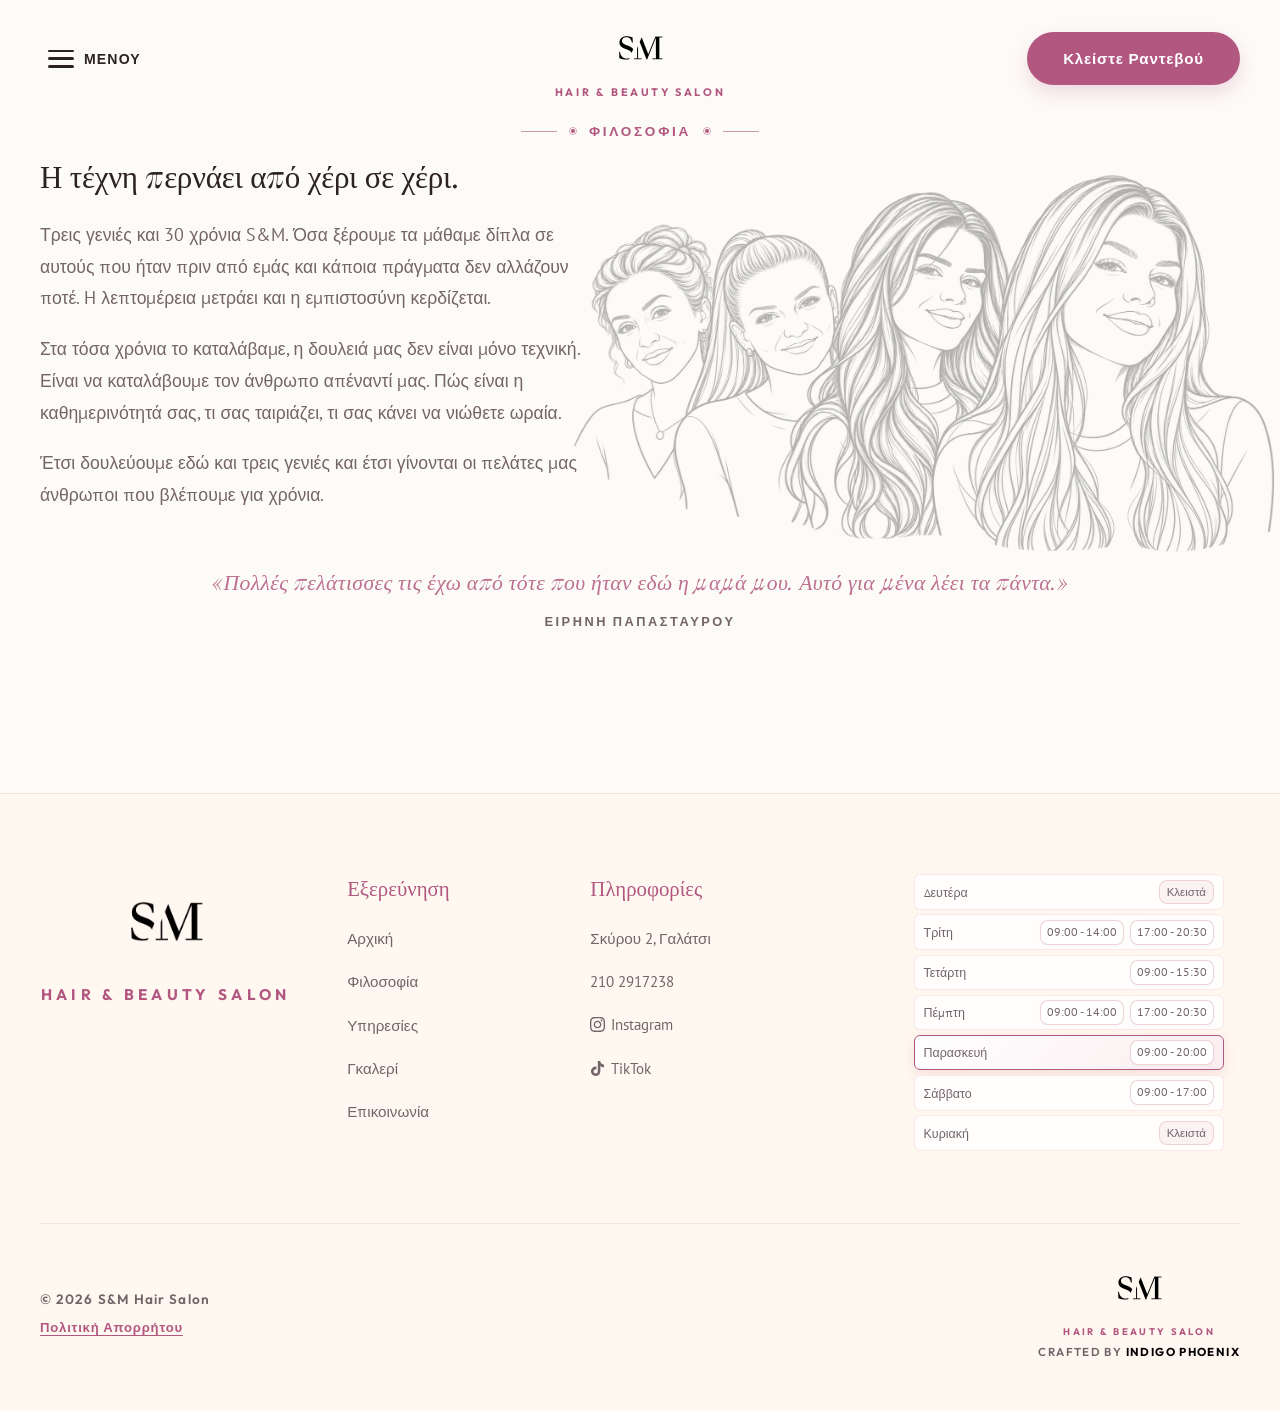
<file: philosophy.html>
<!DOCTYPE html>
<html lang="el">
<head>
  <meta charset="UTF-8">
  <meta name="viewport" content="width=device-width, initial-scale=1.0">
  <title>Φιλοσοφία - S&M Hair Salon</title>
  <link rel="stylesheet" href="css/styles.css?v=20261009">
  <link rel="shortcut icon" href="images/logo.png" type="image/png">
</head>
<body>

  <!-- Header / Navigation Bar with Left Burger & Centered Logo -->
  <header class="navbar">
    <div class="container nav-container-centered">
      
      <!-- Left Burger Menu Trigger -->
      <div class="nav-left-burger">
        <button class="burger-menu-btn" aria-label="Open Navigation Menu">
          <div class="burger-icon">
            <div class="burger-line"></div>
            <div class="burger-line"></div>
            <div class="burger-line"></div>
        </div>
          <span class="burger-text">Μενού</span>
        </button>
      </div>

      <!-- Center Logo with Subtext -->
      <div class="nav-center-logo">
        <a href="index.html" class="brand-link">
          <img src="images/logo.png" alt="S&M Hair Salon" class="brand-logo-img">
          <span class="brand-subtext">HAIR & BEAUTY SALON</span>
        </a>
      </div>

      <!-- Right Actions: Lang Switcher & Booking -->
      <div class="nav-right-actions">
        <button class="btn btn-green btn-open-booking" data-i18n="nav_book">Κλείστε Ραντεβού</button>
      </div>

    </div>
  </header>

  <!-- Slide-Out Side Navigation Drawer -->
  <div class="nav-drawer-overlay"></div>
  <aside class="nav-drawer">
    <div>
      <div class="nav-drawer-header">
        <a href="index.html" class="brand-link">
          <img src="images/logo.png" alt="S&M Hair Salon" style="height: 48px; width: auto;">
          <span class="brand-subtext" style="font-size: 0.6rem;">HAIR & BEAUTY SALON</span>
        </a>
        <button class="nav-drawer-close" aria-label="Close Navigation Menu">✕</button>
      </div>

      <ul class="drawer-links-list">
        <li><a href="index.html" class="drawer-link" data-i18n="nav_home">Αρχική</a></li>
        <li><a href="philosophy.html" class="drawer-link active" data-i18n="nav_philosophy">Φιλοσοφία</a></li>
        <li><a href="services.html" class="drawer-link" data-i18n="nav_services">Υπηρεσίες</a></li>
        <li><a href="gallery.html" class="drawer-link" data-i18n="nav_gallery">Γκαλερί</a></li>
        <li><a href="contact.html" class="drawer-link" data-i18n="nav_contact">Επικοινωνία</a></li>
      </ul>

      <div class="drawer-lang">
        <div class="lang-switcher">
          <button class="lang-btn active" data-lang="el">EL</button>
          <span>|</span>
          <button class="lang-btn" data-lang="en">EN</button>
        </div>
      </div>
    </div>

    <div class="drawer-footer-info">
      <p style="font-weight: 700; color: var(--color-palette-berry); margin-bottom: 0.5rem;" data-i18n="contact_address_label">Διεύθυνση</p>
      <p style="margin-bottom: 1rem;"><a href="https://maps.app.goo.gl/J3a6CErYusY6TDpDA" target="_blank" rel="noopener noreferrer" data-i18n="footer_address_val">Σκύρου 2, Γαλάτσι</a></p>
      
      <p style="font-weight: 700; color: var(--color-palette-berry); margin-bottom: 0.5rem;" data-i18n="contact_phone_label">Τηλέφωνο</p>
      <p style="margin-bottom: 1.5rem;"><a href="tel:+302102917238">210 2917238</a></p>

      <button class="btn btn-green btn-open-booking" style="width: 100%;" data-i18n="nav_book">Κλείστε Ραντεβού</button>
    </div>
  </aside>

  <!-- Philosophy Split Section: Text Left, Image Slot Right -->
  <section class="section philosophy-section" style="padding-top: 7rem; padding-bottom: 6rem;">
    <div class="container">
      <!-- Centered Page Label -->
      <div style="text-align: center;">
        <div class="eyebrow" style="margin-bottom: 0.8rem;">
          <div class="eyebrow-line"></div>
          <div class="eyebrow-dot-wrapper"><div class="eyebrow-dot"></div><div class="eyebrow-dot-border"></div></div>
          <p class="eyebrow-title" data-i18n="philo_title">Φιλοσοφία</p>
          <div class="eyebrow-dot-wrapper"><div class="eyebrow-dot"></div><div class="eyebrow-dot-border"></div></div>
          <div class="eyebrow-line"></div>
        </div>
      </div>

      <div class="philosophy-split">

        <!-- LEFT COLUMN: Philosophy Text -->
        <div class="philosophy-text">

          <h1 class="heading-large philosophy-heading-single" style="margin-bottom: 1.5rem;" data-i18n="philo_page_heading">Η τέχνη περνάει από χέρι σε χέρι.</h1>
          <p data-i18n="philo_page_p1">Τρεις γενιές και 30 χρόνια S&amp;M. Όσα ξέρουμε τα μάθαμε δίπλα σε αυτούς που ήταν πριν από εμάς και κάποια πράγματα δεν αλλάζουν ποτέ. H λεπτομέρεια μετράει και η εμπιστοσύνη κερδίζεται.</p>
          <p data-i18n="philo_page_p2">Στα τόσα χρόνια το καταλάβαμε, η δουλειά μας δεν είναι μόνο τεχνική. Είναι να καταλάβουμε τον άνθρωπο απέναντί μας. Πώς είναι η καθημερινότητά σας, τι σας ταιριάζει, τι σας κάνει να νιώθετε ωραία.</p>
          <p data-i18n="philo_page_p3">Έτσι δουλεύουμε εδώ και τρεις γενιές και έτσι γίνονται οι πελάτες μας άνθρωποι που βλέπουμε για χρόνια.</p>
        </div>

        <!-- RIGHT COLUMN: Faded illustration behind the text -->
        <img src="images/philosophy-team.png" alt="" class="philosophy-illustration">

      </div>

      <!-- Centered Quote Section (Page Middle) -->
      <div class="philosophy-quote-container">
        <blockquote class="philosophy-quote-centered" data-i18n="philo_quote">«Πολλές πελάτισσες τις έχω από τότε που ήταν εδώ η μαμά μου. Αυτό για μένα λέει τα πάντα.»</blockquote>
        <p class="philosophy-quote-author">Ειρήνη Παπασταύρου</p>
      </div>
    </div>
  </section>

  <!-- Booking Info Modal -->
  <div id="booking-modal" class="lightbox-modal">
    <div class="booking-wizard-card" style="max-width: 520px; width: 90%; text-align: center; position: relative;">
      <button id="booking-modal-close" style="position: absolute; top: 1.2rem; right: 1.2rem; background: none; border: none; font-size: 1.5rem; cursor: pointer; color: var(--color-text-muted);">✕</button>

      <div class="eyebrow" style="margin-bottom: 0.8rem;">
        <div class="eyebrow-line"></div>
        <div class="eyebrow-dot-wrapper"><div class="eyebrow-dot"></div><div class="eyebrow-dot-border"></div></div>
        <p class="eyebrow-title" data-i18n="nav_book">Κλείστε Ραντεβού</p>
        <div class="eyebrow-dot-wrapper"><div class="eyebrow-dot"></div><div class="eyebrow-dot-border"></div></div>
        <div class="eyebrow-line"></div>
      </div>

      <h3 class="heading-medium" style="margin-bottom: 1rem;" data-i18n="modal_title">Κλείστε το Ραντεβού&nbsp;σας</h3>
      <p style="color: var(--color-text-muted); margin-bottom: 2.2rem; line-height: 1.7;" data-i18n="modal_subtitle">Για να διασφαλίσουμε την προσωπική φροντίδα κάθε πελάτη, οι κρατήσεις γίνονται αποκλειστικά μέσω τηλεφώνου ή μηνύματος στο Instagram.<br><br>Κλείστε τώρα το δωρεάν Συμβουλευτικό Ραντεβού σας και δώστε στα μαλλιά σας την προσοχή που τους αξίζουν.</p>

      <div style="display: flex; flex-direction: column; gap: 1.2rem;">
        <a href="tel:+302102917238" class="modal-contact-btn modal-phone-btn">
          <span data-i18n="modal_call">210 2917238</span>
        </a>
        <a href="https://www.instagram.com/sm_hairsalon_maryvitsa/" target="_blank" rel="noopener noreferrer" class="modal-contact-btn modal-ig-btn">
          <svg class="ig-icon-svg" viewBox="0 0 24 24">
            <path d="M12 2.163c3.204 0 3.584.012 4.85.07 3.252.148 4.771 1.691 4.919 4.919.058 1.265.069 1.645.069 4.849 0 3.205-.012 3.584-.069 4.849-.149 3.225-1.664 4.771-4.919 4.919-1.266.058-1.644.07-4.85.07-3.204 0-3.584-.012-4.849-.07-3.26-.149-4.771-1.699-4.919-4.92-.058-1.265-.07-1.644-.07-4.849 0-3.204.013-3.583.07-4.849.149-3.227 1.664-4.771 4.919-4.919 1.266-.057 1.645-.069 4.849-.069zm0-2.163c-3.259 0-3.667.014-4.947.072-4.358.2-6.78 2.618-6.98 6.98-.059 1.281-.073 1.689-.073 4.948 0 3.259.014 3.668.072 4.948.2 4.358 2.618 6.78 6.98 6.98 1.281.058 1.689.072 4.948.072 3.259 0 3.668-.014 4.948-.072 4.354-.2 6.782-2.618 6.979-6.98.059-1.28.073-1.689.073-4.948 0-3.259-.014-3.667-.072-4.947-.196-4.354-2.617-6.78-6.979-6.98-1.281-.059-1.69-.073-4.949-.073zm0 5.838c-3.403 0-6.162 2.759-6.162 6.162s2.759 6.163 6.162 6.163 6.162-2.759 6.162-6.163c0-3.403-2.759-6.162-6.162-6.162zm0 10.162c-2.209 0-4-1.79-4-4 0-2.209 1.791-4 4-4s4 1.791 4 4c0 2.21-1.791 4-4 4zm6.406-11.845c-.796 0-1.441.645-1.441 1.44s.645 1.44 1.441 1.44c.795 0 1.439-.645 1.439-1.44s-.644-1.44-1.439-1.44z"/>
          </svg>
          <span data-i18n="modal_ig">DM Instagram</span>
        </a>
      </div>
    </div>
  </div>

  <!-- Footer with Centered S&M Logos, Matching Outfit Font, and Black INDIGO PHOENIX Link -->
  <footer class="footer">
    <div class="container">
      <div class="footer-grid">
        <div class="footer-brand">
          <div class="brand-link" style="align-items: center; text-align: center;">
            <img src="images/logo.png" alt="S&M Hair Salon" class="brand-logo-img footer-brand-logo-img">
            <span class="brand-subtext footer-brand-subtext">HAIR & BEAUTY SALON</span>
        </div>
        </div>

        <div>
          <h4 class="footer-title" data-i18n="footer_explore">Εξερεύνηση</h4>
          <ul class="footer-links">
            <li><a href="index.html" data-i18n="nav_home">Αρχική</a></li>
            <li><a href="philosophy.html" data-i18n="nav_philosophy">Φιλοσοφία</a></li>
            <li><a href="services.html" data-i18n="nav_services">Υπηρεσίες</a></li>
            <li><a href="gallery.html" data-i18n="nav_gallery">Γκαλερί</a></li>
            <li><a href="contact.html" data-i18n="nav_contact">Επικοινωνία</a></li>
          </ul>
        </div>

        <div>
          <h4 class="footer-title" data-i18n="footer_info_title">Πληροφορίες</h4>
          <ul class="footer-links">
            <li>
              <a href="https://maps.app.goo.gl/J3a6CErYusY6TDpDA" target="_blank" rel="noopener noreferrer">
                <span data-i18n="footer_address_val">Σκύρου 2, Γαλάτσι</span>
              </a>
            </li>
            <li>
              <a href="tel:+302102917238">
                <span>210 2917238</span>
              </a>
            </li>
            <li>
              <a href="https://www.instagram.com/sm_hairsalon_maryvitsa/" target="_blank" rel="noopener noreferrer" style="display: inline-flex; align-items: center; gap: 6px;">
                <svg style="width: 15px; height: 15px; fill: currentColor; vertical-align: middle;" viewBox="0 0 24 24">
                  <path d="M12 2.163c3.204 0 3.584.012 4.85.07 3.252.148 4.771 1.691 4.919 4.919.058 1.265.069 1.645.069 4.849 0 3.205-.012 3.584-.069 4.849-.149 3.225-1.664 4.771-4.919 4.919-1.266.058-1.644.07-4.85.07-3.204 0-3.584-.012-4.849-.07-3.26-.149-4.771-1.699-4.919-4.92-.058-1.265-.07-1.644-.07-4.849 0-3.204.013-3.583.07-4.849.149-3.227 1.664-4.771 4.919-4.919 1.266-.057 1.645-.069 4.849-.069zm0-2.163c-3.259 0-3.667.014-4.947.072-4.358.2-6.78 2.618-6.98 6.98-.059 1.281-.073 1.689-.073 4.948 0 3.259.014 3.668.072 4.948.2 4.358 2.618 6.78 6.98 6.98 1.281.058 1.689.072 4.948.072 3.259 0 3.668-.014 4.948-.072 4.354-.2 6.782-2.618 6.979-6.98.059-1.28.073-1.689.073-4.948 0-3.259-.014-3.667-.072-4.947-.196-4.354-2.617-6.78-6.979-6.98-1.281-.059-1.69-.073-4.949-.073zm0 5.838c-3.403 0-6.162 2.759-6.162 6.162s2.759 6.163 6.162 6.163 6.162-2.759 6.162-6.163c0-3.403-2.759-6.162-6.162-6.162zm0 10.162c-2.209 0-4-1.79-4-4 0-2.209 1.791-4 4-4s4 1.791 4 4c0 2.21-1.791 4-4 4zm6.406-11.845c-.796 0-1.441.645-1.441 1.44s.645 1.44 1.441 1.44c.795 0 1.439-.645 1.439-1.44s-.644-1.44-1.439-1.44z"/>
                </svg>
                <span>Instagram</span>
              </a>
            </li>
            <li>
              <a href="https://www.tiktok.com/@sm.hairsalon" target="_blank" rel="noopener noreferrer" style="display: inline-flex; align-items: center; gap: 6px;">
                <svg style="width: 15px; height: 15px; fill: currentColor; vertical-align: middle;" viewBox="0 0 24 24">
                  <path d="M12.525.02c1.31-.02 2.61-.01 3.91-.02.08 1.53.63 3.09 1.75 4.17 1.12 1.11 2.7 1.62 4.24 1.79v4.03c-1.44-.05-2.89-.35-4.2-.97-.57-.26-1.1-.59-1.62-.93-.01 2.92.01 5.84-.02 8.75-.08 1.4-.54 2.79-1.35 3.94-1.31 1.92-3.58 3.17-5.91 3.21-1.43.08-2.86-.31-4.08-1.03-2.02-1.19-3.44-3.37-3.65-5.71-.02-.5-.03-1-.01-1.49.18-1.9 1.12-3.72 2.58-4.96 1.66-1.44 3.98-2.13 6.15-1.72.02 1.48-.04 2.96-.04 4.44-.99-.32-2.15-.23-3.02.37-.63.41-1.11 1.04-1.36 1.75-.21.51-.15 1.07-.14 1.61.24 1.64 1.82 3.02 3.5 2.87 1.12-.01 2.19-.66 2.77-1.61.19-.33.4-.67.41-1.06.1-1.79.06-3.57.07-5.36.01-4.03-.01-8.05.02-12.07z"/>
                </svg>
                <span>TikTok</span>
              </a>
            </li>
          </ul>
        </div>

        <div>
          <div data-i18n="footer_hours_val">
            <div class="hours-card-container footer-hours-compact">
              <div class="hours-day-row" data-day="1">
                <span class="hours-day-name">Δευτέρα</span>
                <span class="closed-pill">Κλειστά</span>
              </div>
              <div class="hours-day-row" data-day="2">
                <span class="hours-day-name">Τρίτη</span>
                <div class="hours-time-group">
                  <span class="time-pill">09:00 - 14:00</span>
                  <span class="time-pill">17:00 - 20:30</span>
                </div>
              </div>
              <div class="hours-day-row" data-day="3">
                <span class="hours-day-name">Τετάρτη</span>
                <div class="hours-time-group">
                  <span class="time-pill">09:00 - 15:30</span>
                </div>
              </div>
              <div class="hours-day-row" data-day="4">
                <span class="hours-day-name">Πέμπτη</span>
                <div class="hours-time-group">
                  <span class="time-pill">09:00 - 14:00</span>
                  <span class="time-pill">17:00 - 20:30</span>
                </div>
              </div>
              <div class="hours-day-row" data-day="5">
                <span class="hours-day-name">Παρασκευή</span>
                <div class="hours-time-group">
                  <span class="time-pill">09:00 - 20:00</span>
                </div>
              </div>
              <div class="hours-day-row" data-day="6">
                <span class="hours-day-name">Σάββατο</span>
                <div class="hours-time-group">
                  <span class="time-pill">09:00 - 17:00</span>
                </div>
              </div>
              <div class="hours-day-row" data-day="0">
                <span class="hours-day-name">Κυριακή</span>
                <span class="closed-pill">Κλειστά</span>
              </div>
            </div>
        </div>
        </div>
      </div>

      <div class="footer-bottom">
        <div class="footer-legal">
          <p class="footer-copyright-text" data-i18n="footer_rights">© 2026 S&M Hair Salon</p>
          <button type="button" class="privacy-link" data-i18n="privacy_link">Πολιτική Απορρήτου</button>
        </div>
        <div style="display: flex; flex-direction: column; align-items: center; text-align: center;">
          <div class="brand-link" style="align-items: center; text-align: center;">
            <img src="images/logo.png" alt="S&M Hair Salon" class="brand-logo-img">
            <span class="brand-subtext" style="font-size: 0.6rem;">HAIR & BEAUTY SALON</span>
        </div>
          <span class="crafted-by-text">
            CRAFTED BY <a href="https://www.instagram.com/indigo.phoenix.media/" target="_blank" rel="noopener noreferrer" class="indigo-phoenix-link">INDIGO PHOENIX</a>
          </span>
        </div>
      </div>
    </div>
  </footer>

  <script src="js/main.js?v=20261009"></script>
</body>
</html>
</file>
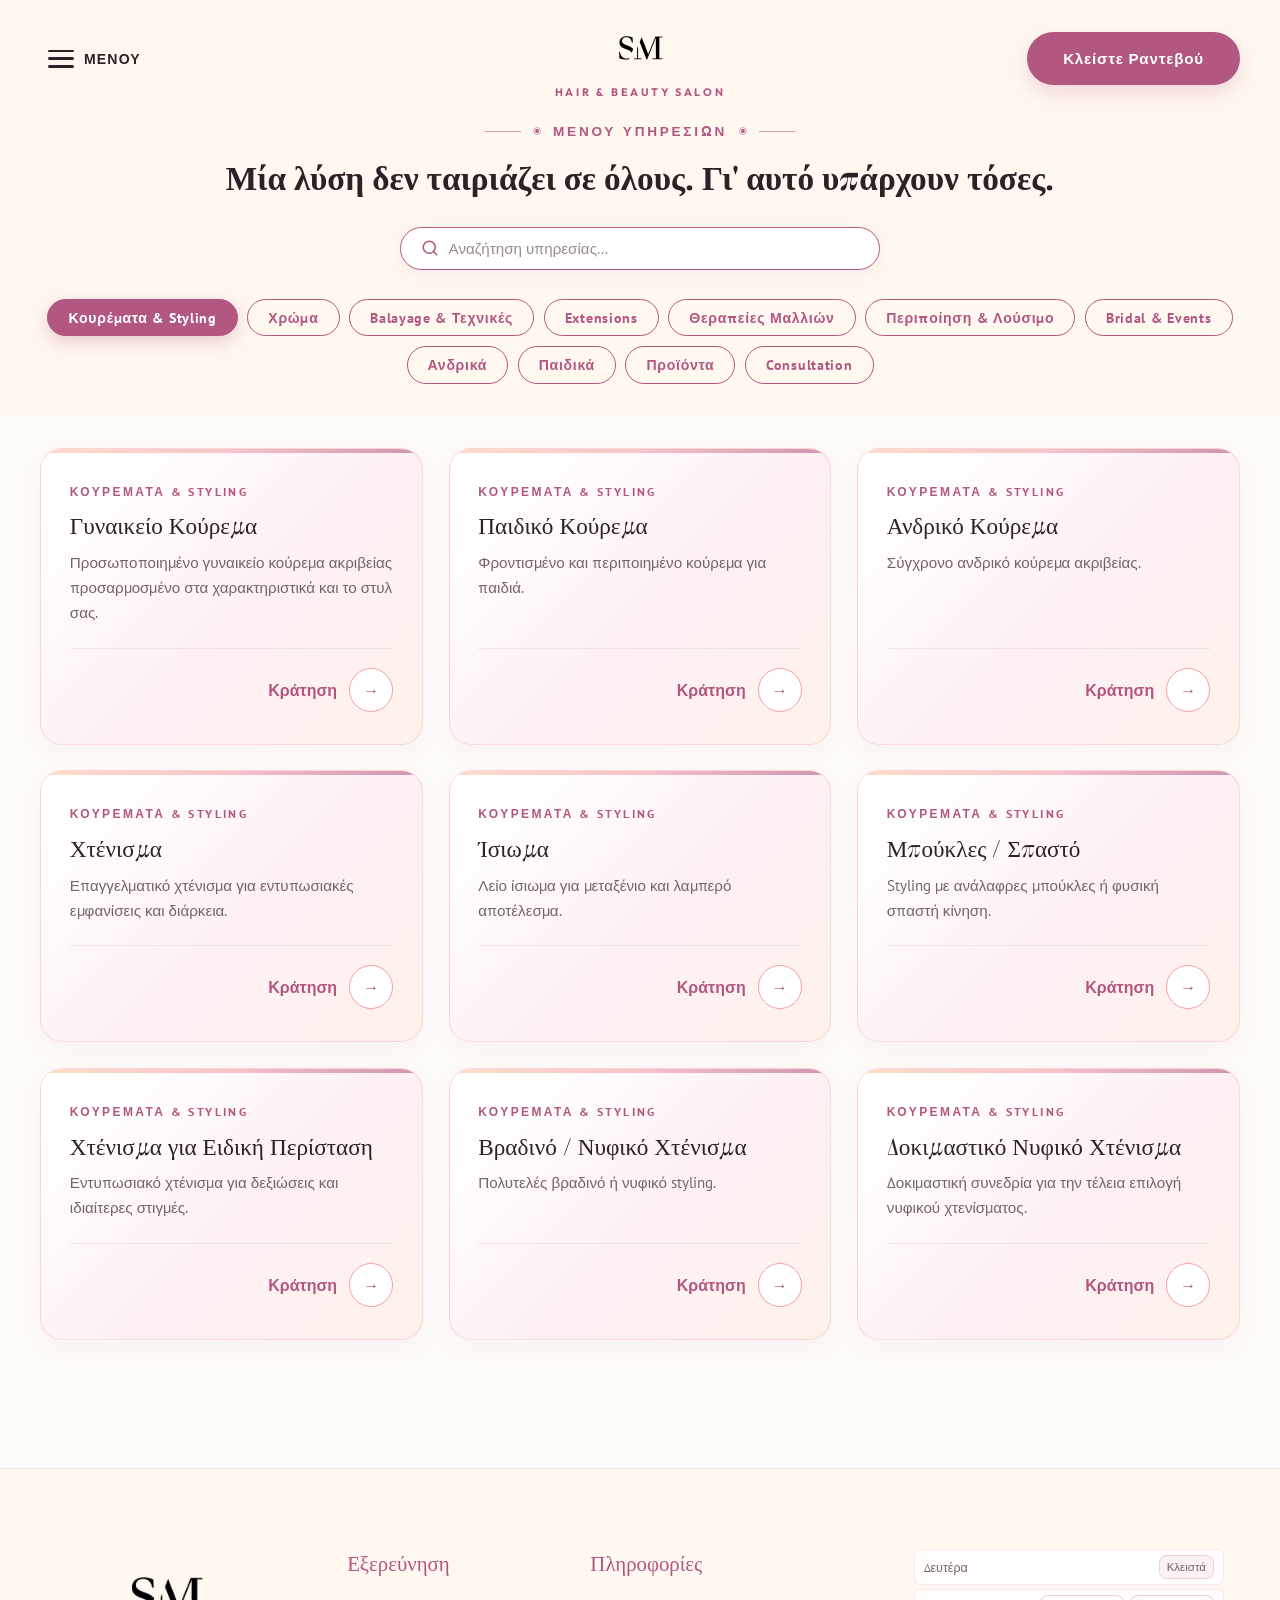
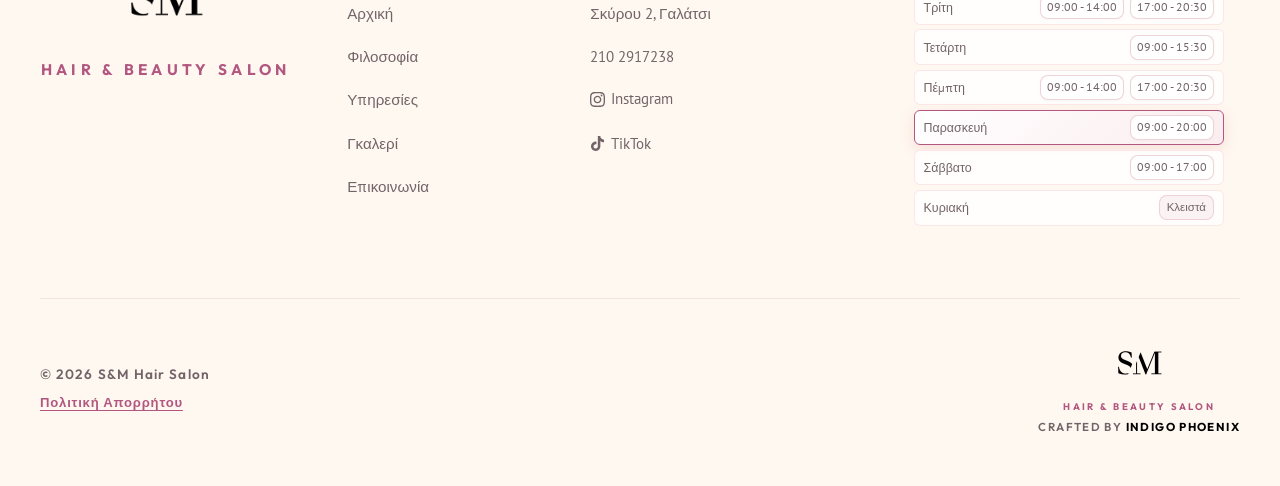
<file: services.html>
<!DOCTYPE html>
<html lang="el">
<head>
  <meta charset="UTF-8">
  <meta name="viewport" content="width=device-width, initial-scale=1.0">
  <title>Υπηρεσίες - S&M Hair Salon</title>
  <link rel="stylesheet" href="css/styles.css?v=20261009">
  <link rel="shortcut icon" href="images/logo.png" type="image/png">
</head>
<body>

  <!-- Header / Navigation Bar with Left Burger & Centered Logo -->
  <header class="navbar">
    <div class="container nav-container-centered">
      
      <!-- Left Burger Menu Trigger -->
      <div class="nav-left-burger">
        <button class="burger-menu-btn" aria-label="Open Navigation Menu">
          <div class="burger-icon">
            <div class="burger-line"></div>
            <div class="burger-line"></div>
            <div class="burger-line"></div>
        </div>
          <span class="burger-text">Μενού</span>
        </button>
      </div>

      <!-- Center Logo with Subtext -->
      <div class="nav-center-logo">
        <a href="index.html" class="brand-link">
          <img src="images/logo.png" alt="S&M Hair Salon" class="brand-logo-img">
          <span class="brand-subtext">HAIR & BEAUTY SALON</span>
        </a>
      </div>

      <!-- Right Actions: Lang Switcher & Booking -->
      <div class="nav-right-actions">
        <button class="btn btn-green btn-open-booking" data-i18n="nav_book">Κλείστε Ραντεβού</button>
      </div>

    </div>
  </header>

  <!-- Slide-Out Side Navigation Drawer -->
  <div class="nav-drawer-overlay"></div>
  <aside class="nav-drawer">
    <div>
      <div class="nav-drawer-header">
        <a href="index.html" class="brand-link">
          <img src="images/logo.png" alt="S&M Hair Salon" style="height: 48px; width: auto;">
          <span class="brand-subtext" style="font-size: 0.6rem;">HAIR & BEAUTY SALON</span>
        </a>
        <button class="nav-drawer-close" aria-label="Close Navigation Menu">✕</button>
      </div>

      <ul class="drawer-links-list">
        <li><a href="index.html" class="drawer-link" data-i18n="nav_home">Αρχική</a></li>
        <li><a href="philosophy.html" class="drawer-link" data-i18n="nav_philosophy">Φιλοσοφία</a></li>
        <li><a href="services.html" class="drawer-link active" data-i18n="nav_services">Υπηρεσίες</a></li>
        <li><a href="gallery.html" class="drawer-link" data-i18n="nav_gallery">Γκαλερί</a></li>
        <li><a href="contact.html" class="drawer-link" data-i18n="nav_contact">Επικοινωνία</a></li>
      </ul>

      <div class="drawer-lang">
        <div class="lang-switcher">
          <button class="lang-btn active" data-lang="el">EL</button>
          <span>|</span>
          <button class="lang-btn" data-lang="en">EN</button>
        </div>
      </div>
    </div>

    <div class="drawer-footer-info">
      <p style="font-weight: 700; color: var(--color-palette-berry); margin-bottom: 0.5rem;" data-i18n="contact_address_label">Διεύθυνση</p>
      <p style="margin-bottom: 1rem;"><a href="https://maps.app.goo.gl/J3a6CErYusY6TDpDA" target="_blank" rel="noopener noreferrer" data-i18n="footer_address_val">Σκύρου 2, Γαλάτσι</a></p>
      
      <p style="font-weight: 700; color: var(--color-palette-berry); margin-bottom: 0.5rem;" data-i18n="contact_phone_label">Τηλέφωνο</p>
      <p style="margin-bottom: 1.5rem;"><a href="tel:+302102917238">210 2917238</a></p>

      <button class="btn btn-green btn-open-booking" style="width: 100%;" data-i18n="nav_book">Κλείστε Ραντεβού</button>
    </div>
  </aside>

  <!-- Page Header -->
  <section class="section" style="padding-top: 7rem; padding-bottom: 2rem; text-align: center; background-color: var(--color-bg-subtle);">
    <div class="container">
      <div class="eyebrow" style="margin-bottom: 0.8rem;">
        <div class="eyebrow-line"></div>
        <div class="eyebrow-dot-wrapper"><div class="eyebrow-dot"></div><div class="eyebrow-dot-border"></div></div>
        <p class="eyebrow-title" data-i18n="services_menu_title">Μενού Υπηρεσιών</p>
        <div class="eyebrow-dot-wrapper"><div class="eyebrow-dot"></div><div class="eyebrow-dot-border"></div></div>
        <div class="eyebrow-line"></div>
      </div>
      <h1 class="heading-large services-header-single fit-one-line" style="margin-bottom: 1.8rem; font-weight: 700;" data-i18n="services_menu_heading">Μία λύση δεν ταιριάζει σε όλους.<br class="mobile-br"> Γι' αυτό υπάρχουν τόσες.</h1>

      <!-- Real-Time Minimal Search Bar -->
      <div class="search-bar-wrapper">
        <div class="search-bar-pill">
          <svg class="search-icon-svg" viewBox="0 0 24 24" width="18" height="18" fill="none" stroke="currentColor" stroke-width="2" stroke-linecap="round" stroke-linejoin="round">
            <circle cx="11" cy="11" r="8"></circle>
            <line x1="21" y1="21" x2="16.65" y2="16.65"></line>
          </svg>
          <input type="text" id="service-search-input" class="search-bar-input" placeholder="Αναζήτηση υπηρεσίας..." data-i18n-placeholder="search_placeholder" autocomplete="off">
          <button type="button" id="search-clear-btn" class="search-clear-btn" aria-label="Clear search" style="display: none;">✕</button>
        </div>
      </div>

      <!-- Category Dropdown (mobile only) -->
      <div class="filter-select-wrapper">
        <select id="service-category-select" class="filter-select" aria-label="Κατηγορία">
          <option value="cuts" data-i18n="services_cuts">Κουρέματα & Styling</option>
          <option value="color" data-i18n="services_color">Χρώμα</option>
          <option value="balayage" data-i18n="services_balayage">Balayage & Τεχνικές</option>
          <option value="extensions" data-i18n="services_extensions">Extensions</option>
          <option value="therapy" data-i18n="services_therapy">Θεραπείες Μαλλιών</option>
          <option value="care" data-i18n="services_care">Περιποίηση & Λούσιμο</option>
          <option value="bridal" data-i18n="services_bridal">Bridal & Events</option>
          <option value="men" data-i18n="services_men">Ανδρικά</option>
          <option value="kids" data-i18n="services_kids">Παιδικά</option>
          <option value="products" data-i18n="services_products">Προϊόντα</option>
          <option value="consultation" data-i18n="services_consultation">Consultation</option>
        </select>
      </div>

      <!-- Category Filter Tabs -->
      <div class="filter-tabs-row" style="display: flex; justify-content: center; gap: 0.6rem; flex-wrap: wrap;">
        <button class="btn btn-outline filter-tab-btn active" data-filter="cuts" data-i18n="services_cuts">Κουρέματα & Styling</button>
        <button class="btn btn-outline filter-tab-btn" data-filter="color" data-i18n="services_color">Χρώμα</button>
        <button class="btn btn-outline filter-tab-btn" data-filter="balayage" data-i18n="services_balayage">Balayage & Τεχνικές</button>
        <button class="btn btn-outline filter-tab-btn" data-filter="extensions" data-i18n="services_extensions">Extensions</button>
        <button class="btn btn-outline filter-tab-btn" data-filter="therapy" data-i18n="services_therapy">Θεραπείες Μαλλιών</button>
        <button class="btn btn-outline filter-tab-btn" data-filter="care" data-i18n="services_care">Περιποίηση & Λούσιμο</button>
        <button class="btn btn-outline filter-tab-btn" data-filter="bridal" data-i18n="services_bridal">Bridal & Events</button>
        <button class="btn btn-outline filter-tab-btn" data-filter="men" data-i18n="services_men">Ανδρικά</button>
        <button class="btn btn-outline filter-tab-btn" data-filter="kids" data-i18n="services_kids">Παιδικά</button>
        <button class="btn btn-outline filter-tab-btn" data-filter="products" data-i18n="services_products">Προϊόντα</button>
        <button class="btn btn-outline filter-tab-btn" data-filter="consultation" data-i18n="services_consultation">Consultation</button>
      </div>
    </div>
  </section>

  <!-- Service Cards Grid -->
  <section class="section" style="padding-top: 2rem; padding-bottom: 4rem;">
    <div class="container">
      <div class="services-grid" style="margin-top: 0;">
        
        <!-- CATEGORY 1: Κουρέματα & Styling -->
        <div class="service-card" data-category="cuts">
          <div class="service-card-body">
            <div class="eyebrow" style="margin-bottom: 0.5rem;"><p class="eyebrow-title" style="font-size: 0.75rem;" data-i18n="cat_cuts_title">Κουρέματα & Styling</p></div>
            <h3 class="service-card-title" data-i18n="srv_women_cut">Γυναικείο Κούρεμα</h3>
            <p class="service-card-desc" data-i18n="srv_women_cut_desc">Προσωποποιημένο γυναικείο κούρεμα ακριβείας προσαρμοσμένο στα χαρακτηριστικά και το στυλ σας.</p>
            <div class="service-card-footer">
              <button class="btn-circle btn-open-booking" style="margin-left: auto;"><span data-i18n="book_btn">Κράτηση</span><div class="circle-icon">→</div></button>
            </div>
        </div>
        </div>

        <div class="service-card" data-category="cuts">
          <div class="service-card-body">
            <div class="eyebrow" style="margin-bottom: 0.5rem;"><p class="eyebrow-title" style="font-size: 0.75rem;" data-i18n="cat_cuts_title">Κουρέματα & Styling</p></div>
            <h3 class="service-card-title" data-i18n="srv_kids_cut_cuts">Παιδικό Κούρεμα</h3>
            <p class="service-card-desc" data-i18n="srv_kids_cut_cuts_desc">Φροντισμένο και περιποιημένο κούρεμα για παιδιά.</p>
            <div class="service-card-footer">
              <button class="btn-circle btn-open-booking" style="margin-left: auto;"><span data-i18n="book_btn">Κράτηση</span><div class="circle-icon">→</div></button>
            </div>
        </div>
        </div>

        <div class="service-card" data-category="cuts">
          <div class="service-card-body">
            <div class="eyebrow" style="margin-bottom: 0.5rem;"><p class="eyebrow-title" style="font-size: 0.75rem;" data-i18n="cat_cuts_title">Κουρέματα & Styling</p></div>
            <h3 class="service-card-title" data-i18n="srv_men_cut_cuts">Ανδρικό Κούρεμα</h3>
            <p class="service-card-desc" data-i18n="srv_men_cut_cuts_desc">Σύγχρονο ανδρικό κούρεμα ακριβείας.</p>
            <div class="service-card-footer">
              <button class="btn-circle btn-open-booking" style="margin-left: auto;"><span data-i18n="book_btn">Κράτηση</span><div class="circle-icon">→</div></button>
            </div>
        </div>
        </div>

        <div class="service-card" data-category="cuts">
          <div class="service-card-body">
            <div class="eyebrow" style="margin-bottom: 0.5rem;"><p class="eyebrow-title" style="font-size: 0.75rem;" data-i18n="cat_cuts_title">Κουρέματα & Styling</p></div>
            <h3 class="service-card-title" data-i18n="srv_styling">Χτένισμα</h3>
            <p class="service-card-desc" data-i18n="srv_styling_desc">Επαγγελματικό χτένισμα για εντυπωσιακές εμφανίσεις και διάρκεια.</p>
            <div class="service-card-footer">
              <button class="btn-circle btn-open-booking" style="margin-left: auto;"><span data-i18n="book_btn">Κράτηση</span><div class="circle-icon">→</div></button>
            </div>
        </div>
        </div>

        <div class="service-card" data-category="cuts">
          <div class="service-card-body">
            <div class="eyebrow" style="margin-bottom: 0.5rem;"><p class="eyebrow-title" style="font-size: 0.75rem;" data-i18n="cat_cuts_title">Κουρέματα & Styling</p></div>
            <h3 class="service-card-title" data-i18n="srv_straightening">Ίσιωμα</h3>
            <p class="service-card-desc" data-i18n="srv_straightening_desc">Λείο ίσιωμα για μεταξένιο και λαμπερό αποτέλεσμα.</p>
            <div class="service-card-footer">
              <button class="btn-circle btn-open-booking" style="margin-left: auto;"><span data-i18n="book_btn">Κράτηση</span><div class="circle-icon">→</div></button>
            </div>
        </div>
        </div>

        <div class="service-card" data-category="cuts">
          <div class="service-card-body">
            <div class="eyebrow" style="margin-bottom: 0.5rem;"><p class="eyebrow-title" style="font-size: 0.75rem;" data-i18n="cat_cuts_title">Κουρέματα & Styling</p></div>
            <h3 class="service-card-title" data-i18n="srv_curls">Μπούκλες / Σπαστό</h3>
            <p class="service-card-desc" data-i18n="srv_curls_desc">Styling με ανάλαφρες μπούκλες ή φυσική σπαστή κίνηση.</p>
            <div class="service-card-footer">
              <button class="btn-circle btn-open-booking" style="margin-left: auto;"><span data-i18n="book_btn">Κράτηση</span><div class="circle-icon">→</div></button>
            </div>
        </div>
        </div>

        <div class="service-card" data-category="cuts">
          <div class="service-card-body">
            <div class="eyebrow" style="margin-bottom: 0.5rem;"><p class="eyebrow-title" style="font-size: 0.75rem;" data-i18n="cat_cuts_title">Κουρέματα & Styling</p></div>
            <h3 class="service-card-title" data-i18n="srv_event_styling">Χτένισμα για Ειδική Περίσταση</h3>
            <p class="service-card-desc" data-i18n="srv_event_styling_desc">Εντυπωσιακό χτένισμα για δεξιώσεις και ιδιαίτερες στιγμές.</p>
            <div class="service-card-footer">
              <button class="btn-circle btn-open-booking" style="margin-left: auto;"><span data-i18n="book_btn">Κράτηση</span><div class="circle-icon">→</div></button>
            </div>
        </div>
        </div>

        <div class="service-card" data-category="cuts">
          <div class="service-card-body">
            <div class="eyebrow" style="margin-bottom: 0.5rem;"><p class="eyebrow-title" style="font-size: 0.75rem;" data-i18n="cat_cuts_title">Κουρέματα & Styling</p></div>
            <h3 class="service-card-title" data-i18n="srv_bridal_styling">Βραδινό / Νυφικό Χτένισμα</h3>
            <p class="service-card-desc" data-i18n="srv_bridal_styling_desc">Πολυτελές βραδινό ή νυφικό styling.</p>
            <div class="service-card-footer">
              <button class="btn-circle btn-open-booking" style="margin-left: auto;"><span data-i18n="book_btn">Κράτηση</span><div class="circle-icon">→</div></button>
            </div>
        </div>
        </div>

        <div class="service-card" data-category="cuts">
          <div class="service-card-body">
            <div class="eyebrow" style="margin-bottom: 0.5rem;"><p class="eyebrow-title" style="font-size: 0.75rem;" data-i18n="cat_cuts_title">Κουρέματα & Styling</p></div>
            <h3 class="service-card-title" data-i18n="srv_bridal_trial">Δοκιμαστικό Νυφικό Χτένισμα</h3>
            <p class="service-card-desc" data-i18n="srv_bridal_trial_desc">Δοκιμαστική συνεδρία για την τέλεια επιλογή νυφικού χτενίσματος.</p>
            <div class="service-card-footer">
              <button class="btn-circle btn-open-booking" style="margin-left: auto;"><span data-i18n="book_btn">Κράτηση</span><div class="circle-icon">→</div></button>
            </div>
        </div>
        </div>

        <!-- CATEGORY 2: Χρώμα -->
        <div class="service-card" data-category="color">
          <div class="service-card-body">
            <div class="eyebrow" style="margin-bottom: 0.5rem;"><p class="eyebrow-title" style="font-size: 0.75rem;" data-i18n="cat_color_title">Χρώμα</p></div>
            <h3 class="service-card-title" data-i18n="srv_root_color">Βαφή Ρίζας</h3>
            <p class="service-card-desc" data-i18n="srv_root_color_desc">Ανανέωση βαφής στη ρίζα για πλήρη κάλυψη.</p>
            <div class="service-card-footer">
              <button class="btn-circle btn-open-booking" style="margin-left: auto;"><span data-i18n="book_btn">Κράτηση</span><div class="circle-icon">→</div></button>
            </div>
        </div>
        </div>

        <div class="service-card" data-category="color">
          <div class="service-card-body">
            <div class="eyebrow" style="margin-bottom: 0.5rem;"><p class="eyebrow-title" style="font-size: 0.75rem;" data-i18n="cat_color_title">Χρώμα</p></div>
            <h3 class="service-card-title" data-i18n="srv_full_color">Βαφή σε Όλα τα Μήκη</h3>
            <p class="service-card-desc" data-i18n="srv_full_color_desc">Ολική βαφή από τη ρίζα έως τις άκρες για πλούσιο, λαμπερό χρώμα.</p>
            <div class="service-card-footer">
              <button class="btn-circle btn-open-booking" style="margin-left: auto;"><span data-i18n="book_btn">Κράτηση</span><div class="circle-icon">→</div></button>
            </div>
        </div>
        </div>

        <div class="service-card" data-category="color">
          <div class="service-card-body">
            <div class="eyebrow" style="margin-bottom: 0.5rem;"><p class="eyebrow-title" style="font-size: 0.75rem;" data-i18n="cat_color_title">Χρώμα</p></div>
            <h3 class="service-card-title" data-i18n="srv_refle">Ρεφλέ</h3>
            <p class="service-card-desc" data-i18n="srv_refle_desc">Φρεσκάρισμα τόνου και εξουδετέρωση ανεπιθύμητων κιτρινιλών.</p>
            <div class="service-card-footer">
              <button class="btn-circle btn-open-booking" style="margin-left: auto;"><span data-i18n="book_btn">Κράτηση</span><div class="circle-icon">→</div></button>
            </div>
        </div>
        </div>

        <div class="service-card" data-category="color">
          <div class="service-card-body">
            <div class="eyebrow" style="margin-bottom: 0.5rem;"><p class="eyebrow-title" style="font-size: 0.75rem;" data-i18n="cat_color_title">Χρώμα</p></div>
            <h3 class="service-card-title" data-i18n="srv_toner_gloss">Toner / Gloss</h3>
            <p class="service-card-desc" data-i18n="srv_toner_gloss_desc">Χρωματικό toner & λάμψη για ζωντάνια.</p>
            <div class="service-card-footer">
              <button class="btn-circle btn-open-booking" style="margin-left: auto;"><span data-i18n="book_btn">Κράτηση</span><div class="circle-icon">→</div></button>
            </div>
        </div>
        </div>

        <div class="service-card" data-category="color">
          <div class="service-card-body">
            <div class="eyebrow" style="margin-bottom: 0.5rem;"><p class="eyebrow-title" style="font-size: 0.75rem;" data-i18n="cat_color_title">Χρώμα</p></div>
            <h3 class="service-card-title" data-i18n="srv_color_correction">Διόρθωση Χρώματος</h3>
            <p class="service-card-desc" data-i18n="srv_color_correction_desc">Εξειδικευμένη διόρθωση τόνων και αλλαγή χρώματος.</p>
            <div class="service-card-footer">
              <button class="btn-circle btn-open-booking" style="margin-left: auto;"><span data-i18n="book_btn">Κράτηση</span><div class="circle-icon">→</div></button>
            </div>
        </div>
        </div>

        <div class="service-card" data-category="color">
          <div class="service-card-body">
            <div class="eyebrow" style="margin-bottom: 0.5rem;"><p class="eyebrow-title" style="font-size: 0.75rem;" data-i18n="cat_color_title">Χρώμα</p></div>
            <h3 class="service-card-title" data-i18n="srv_bleach_full">Ντεκαπάζ</h3>
            <p class="service-card-desc" data-i18n="srv_bleach_full_desc">Ολικό ξάνθισμα υψηλής προστασίας.</p>
            <div class="service-card-footer">
              <button class="btn-circle btn-open-booking" style="margin-left: auto;"><span data-i18n="book_btn">Κράτηση</span><div class="circle-icon">→</div></button>
            </div>
        </div>
        </div>

        <div class="service-card" data-category="color">
          <div class="service-card-body">
            <div class="eyebrow" style="margin-bottom: 0.5rem;"><p class="eyebrow-title" style="font-size: 0.75rem;" data-i18n="cat_color_title">Χρώμα</p></div>
            <h3 class="service-card-title" data-i18n="srv_bleach_root">Ντεκαπάζ Ρίζας</h3>
            <p class="service-card-desc" data-i18n="srv_bleach_root_desc">Στοχευμένο ξάνθισμα στη ρίζα με φροντίδα της τρίχας.</p>
            <div class="service-card-footer">
              <button class="btn-circle btn-open-booking" style="margin-left: auto;"><span data-i18n="book_btn">Κράτηση</span><div class="circle-icon">→</div></button>
            </div>
        </div>
        </div>

        <div class="service-card" data-category="color">
          <div class="service-card-body">
            <div class="eyebrow" style="margin-bottom: 0.5rem;"><p class="eyebrow-title" style="font-size: 0.75rem;" data-i18n="cat_color_title">Χρώμα</p></div>
            <h3 class="service-card-title" data-i18n="srv_color_removal">Αποχρωματισμός</h3>
            <p class="service-card-desc" data-i18n="srv_color_removal_desc">Ασφαλής αφαίρεση προηγούμενων χρωστικών.</p>
            <div class="service-card-footer">
              <button class="btn-circle btn-open-booking" style="margin-left: auto;"><span data-i18n="book_btn">Κράτηση</span><div class="circle-icon">→</div></button>
            </div>
        </div>
        </div>

        <!-- CATEGORY 3: Balayage & Τεχνικές Ξανοίγματος -->
        <div class="service-card" data-category="balayage">
          <div class="service-card-body">
            <div class="eyebrow" style="margin-bottom: 0.5rem;"><p class="eyebrow-title" style="font-size: 0.75rem;" data-i18n="cat_balayage_title">Balayage & Τεχνικές Ξανοίγματος</p></div>
            <h3 class="service-card-title" data-i18n="srv_balayage">Balayage</h3>
            <p class="service-card-desc" data-i18n="srv_balayage_desc">Signature hand-painted balayage για φυσικές, ομαλές μεταβάσεις χρώματος.</p>
            <div class="service-card-footer">
              <button class="btn-circle btn-open-booking" style="margin-left: auto;"><span data-i18n="book_btn">Κράτηση</span><div class="circle-icon">→</div></button>
            </div>
        </div>
        </div>

        <div class="service-card" data-category="balayage">
          <div class="service-card-body">
            <div class="eyebrow" style="margin-bottom: 0.5rem;"><p class="eyebrow-title" style="font-size: 0.75rem;" data-i18n="cat_balayage_title">Balayage & Τεχνικές Ξανοίγματος</p></div>
            <h3 class="service-card-title" data-i18n="srv_babylights">Babylights</h3>
            <p class="service-card-desc" data-i18n="srv_babylights_desc">Πολύ λεπτές, διακριτικές ανταύγειες για φυσική φωτεινότητα.</p>
            <div class="service-card-footer">
              <button class="btn-circle btn-open-booking" style="margin-left: auto;"><span data-i18n="book_btn">Κράτηση</span><div class="circle-icon">→</div></button>
            </div>
        </div>
        </div>

        <div class="service-card" data-category="balayage">
          <div class="service-card-body">
            <div class="eyebrow" style="margin-bottom: 0.5rem;"><p class="eyebrow-title" style="font-size: 0.75rem;" data-i18n="cat_balayage_title">Balayage & Τεχνικές Ξανοίγματος</p></div>
            <h3 class="service-card-title" data-i18n="srv_highlights">Highlights</h3>
            <p class="service-card-desc" data-i18n="srv_highlights_desc">Κλασικές ανταύγειες με αλουμινόχαρτο για βάθος και λάμψη.</p>
            <div class="service-card-footer">
              <button class="btn-circle btn-open-booking" style="margin-left: auto;"><span data-i18n="book_btn">Κράτηση</span><div class="circle-icon">→</div></button>
            </div>
        </div>
        </div>

        <div class="service-card" data-category="balayage">
          <div class="service-card-body">
            <div class="eyebrow" style="margin-bottom: 0.5rem;"><p class="eyebrow-title" style="font-size: 0.75rem;" data-i18n="cat_balayage_title">Balayage & Τεχνικές Ξανοίγματος</p></div>
            <h3 class="service-card-title" data-i18n="srv_lowlights">Lowlights</h3>
            <p class="service-card-desc" data-i18n="srv_lowlights_desc">Σκούρες πινελιές για βάθος και φυσικότητα.</p>
            <div class="service-card-footer">
              <button class="btn-circle btn-open-booking" style="margin-left: auto;"><span data-i18n="book_btn">Κράτηση</span><div class="circle-icon">→</div></button>
            </div>
        </div>
        </div>

        <div class="service-card" data-category="balayage">
          <div class="service-card-body">
            <div class="eyebrow" style="margin-bottom: 0.5rem;"><p class="eyebrow-title" style="font-size: 0.75rem;" data-i18n="cat_balayage_title">Balayage & Τεχνικές Ξανοίγματος</p></div>
            <h3 class="service-card-title" data-i18n="srv_face_framing">Face Framing</h3>
            <p class="service-card-desc" data-i18n="srv_face_framing_desc">Φωτεινές ανταύγειες γύρω από το πρόσωπο που αναδεικνύουν τα χαρακτηριστικά.</p>
            <div class="service-card-footer">
              <button class="btn-circle btn-open-booking" style="margin-left: auto;"><span data-i18n="book_btn">Κράτηση</span><div class="circle-icon">→</div></button>
            </div>
        </div>
        </div>

        <div class="service-card" data-category="balayage">
          <div class="service-card-body">
            <div class="eyebrow" style="margin-bottom: 0.5rem;"><p class="eyebrow-title" style="font-size: 0.75rem;" data-i18n="cat_balayage_title">Balayage & Τεχνικές Ξανοίγματος</p></div>
            <h3 class="service-card-title" data-i18n="srv_money_piece">Money Piece</h3>
            <p class="service-card-desc" data-i18n="srv_money_piece_desc">Έντονο φωτεινό πλαίσιο στις μπροστινές τούφες.</p>
            <div class="service-card-footer">
              <button class="btn-circle btn-open-booking" style="margin-left: auto;"><span data-i18n="book_btn">Κράτηση</span><div class="circle-icon">→</div></button>
            </div>
        </div>
        </div>

        <div class="service-card" data-category="balayage">
          <div class="service-card-body">
            <div class="eyebrow" style="margin-bottom: 0.5rem;"><p class="eyebrow-title" style="font-size: 0.75rem;" data-i18n="cat_balayage_title">Balayage & Τεχνικές Ξανοίγματος</p></div>
            <h3 class="service-card-title" data-i18n="srv_antavgeies">Ανταύγειες</h3>
            <p class="service-card-desc" data-i18n="srv_antavgeies_desc">Τεχνική ανταυγειών προσαρμοσμένη στις ανάγκες σας.</p>
            <div class="service-card-footer">
              <button class="btn-circle btn-open-booking" style="margin-left: auto;"><span data-i18n="book_btn">Κράτηση</span><div class="circle-icon">→</div></button>
            </div>
        </div>
        </div>

        <div class="service-card" data-category="balayage">
          <div class="service-card-body">
            <div class="eyebrow" style="margin-bottom: 0.5rem;"><p class="eyebrow-title" style="font-size: 0.75rem;" data-i18n="cat_balayage_title">Balayage & Τεχνικές Ξανοίγματος</p></div>
            <h3 class="service-card-title" data-i18n="srv_combo_lightening">Συνδυαστικές Τεχνικές Ξανοίγματος</h3>
            <p class="service-card-desc" data-i18n="srv_combo_lightening_desc">Custom συνδυασμός Balayage, Babylights & Highlights.</p>
            <div class="service-card-footer">
              <button class="btn-circle btn-open-booking" style="margin-left: auto;"><span data-i18n="book_btn">Κράτηση</span><div class="circle-icon">→</div></button>
            </div>
        </div>
        </div>

        <div class="service-card" data-category="balayage">
          <div class="service-card-body">
            <div class="eyebrow" style="margin-bottom: 0.5rem;"><p class="eyebrow-title" style="font-size: 0.75rem;" data-i18n="cat_balayage_title">Balayage & Τεχνικές Ξανοίγματος</p></div>
            <h3 class="service-card-title" data-i18n="srv_balayage_correction">Διόρθωση Balayage / Ανταυγειών</h3>
            <p class="service-card-desc" data-i18n="srv_balayage_correction_desc">Επαγγελματική διόρθωση και εξομάλυνση μεταβάσεων balayage.</p>
            <div class="service-card-footer">
              <button class="btn-circle btn-open-booking" style="margin-left: auto;"><span data-i18n="book_btn">Κράτηση</span><div class="circle-icon">→</div></button>
            </div>
        </div>
        </div>

        <!-- CATEGORY 4: Extensions -->
        <div class="service-card" data-category="extensions">
          <div class="service-card-body">
            <div class="eyebrow" style="margin-bottom: 0.5rem;"><p class="eyebrow-title" style="font-size: 0.75rem;" data-i18n="cat_extensions_title">Extensions</p></div>
            <h3 class="service-card-title" data-i18n="srv_tape_extensions">Ταινίες Extensions</h3>
            <p class="service-card-desc" data-i18n="srv_tape_extensions_desc">Τοποθέτηση extensions με ταινίες (tape-in) για φυσικό μήκος & όγκο.</p>
            <div class="service-card-footer">
              <button class="btn-circle btn-open-booking" style="margin-left: auto;"><span data-i18n="book_btn">Κράτηση</span><div class="circle-icon">→</div></button>
            </div>
        </div>
        </div>

        <div class="service-card" data-category="extensions">
          <div class="service-card-body">
            <div class="eyebrow" style="margin-bottom: 0.5rem;"><p class="eyebrow-title" style="font-size: 0.75rem;" data-i18n="cat_extensions_title">Extensions</p></div>
            <h3 class="service-card-title" data-i18n="srv_invisible_tapes">Invisible Tape Extensions</h3>
            <p class="service-card-desc" data-i18n="srv_invisible_tapes_desc">Αόρατες ταινίες tape extensions για διακριτικότητα και άνεση.</p>
            <div class="service-card-footer">
              <button class="btn-circle btn-open-booking" style="margin-left: auto;"><span data-i18n="book_btn">Κράτηση</span><div class="circle-icon">→</div></button>
            </div>
        </div>
        </div>

        <div class="service-card" data-category="extensions">
          <div class="service-card-body">
            <div class="eyebrow" style="margin-bottom: 0.5rem;"><p class="eyebrow-title" style="font-size: 0.75rem;" data-i18n="cat_extensions_title">Extensions</p></div>
            <h3 class="service-card-title" data-i18n="srv_ext_length">Extensions για Μήκος</h3>
            <p class="service-card-desc" data-i18n="srv_ext_length_desc">Προσθήκη extensions premium ποιότητας για μακριά μαλλιά.</p>
            <div class="service-card-footer">
              <button class="btn-circle btn-open-booking" style="margin-left: auto;"><span data-i18n="book_btn">Κράτηση</span><div class="circle-icon">→</div></button>
            </div>
        </div>
        </div>

        <div class="service-card" data-category="extensions">
          <div class="service-card-body">
            <div class="eyebrow" style="margin-bottom: 0.5rem;"><p class="eyebrow-title" style="font-size: 0.75rem;" data-i18n="cat_extensions_title">Extensions</p></div>
            <h3 class="service-card-title" data-i18n="srv_ext_volume">Extensions για Όγκο</h3>
            <p class="service-card-desc" data-i18n="srv_ext_volume_desc">Πύκνωση και ενίσχυση όγκου σε λεπτά μαλλιά.</p>
            <div class="service-card-footer">
              <button class="btn-circle btn-open-booking" style="margin-left: auto;"><span data-i18n="book_btn">Κράτηση</span><div class="circle-icon">→</div></button>
            </div>
        </div>
        </div>

        <div class="service-card" data-category="extensions">
          <div class="service-card-body">
            <div class="eyebrow" style="margin-bottom: 0.5rem;"><p class="eyebrow-title" style="font-size: 0.75rem;" data-i18n="cat_extensions_title">Extensions</p></div>
            <h3 class="service-card-title" data-i18n="srv_ext_placement">Τοποθέτηση Extensions</h3>
            <p class="service-card-desc" data-i18n="srv_ext_placement_desc">Εξειδικευμένη εφαρμογή extensions με ακρίβεια.</p>
            <div class="service-card-footer">
              <button class="btn-circle btn-open-booking" style="margin-left: auto;"><span data-i18n="book_btn">Κράτηση</span><div class="circle-icon">→</div></button>
            </div>
        </div>
        </div>

        <div class="service-card" data-category="extensions">
          <div class="service-card-body">
            <div class="eyebrow" style="margin-bottom: 0.5rem;"><p class="eyebrow-title" style="font-size: 0.75rem;" data-i18n="cat_extensions_title">Extensions</p></div>
            <h3 class="service-card-title" data-i18n="srv_ext_removal">Αφαίρεση Extensions</h3>
            <p class="service-card-desc" data-i18n="srv_ext_removal_desc">Ανώδυνη και προσεκτική αφαίρεση extensions χωρίς φθορά.</p>
            <div class="service-card-footer">
              <button class="btn-circle btn-open-booking" style="margin-left: auto;"><span data-i18n="book_btn">Κράτηση</span><div class="circle-icon">→</div></button>
            </div>
        </div>
        </div>

        <div class="service-card" data-category="extensions">
          <div class="service-card-body">
            <div class="eyebrow" style="margin-bottom: 0.5rem;"><p class="eyebrow-title" style="font-size: 0.75rem;" data-i18n="cat_extensions_title">Extensions</p></div>
            <h3 class="service-card-title" data-i18n="srv_ext_refitting">Επανατοποθέτηση / Συντήρηση Extensions</h3>
            <p class="service-card-desc" data-i18n="srv_ext_refitting_desc">Περιοδική συντήρηση, αντικατάσταση ταινιών και επανατοποθέτηση.</p>
            <div class="service-card-footer">
              <button class="btn-circle btn-open-booking" style="margin-left: auto;"><span data-i18n="book_btn">Κράτηση</span><div class="circle-icon">→</div></button>
            </div>
        </div>
        </div>

        <div class="service-card" data-category="extensions">
          <div class="service-card-body">
            <div class="eyebrow" style="margin-bottom: 0.5rem;"><p class="eyebrow-title" style="font-size: 0.75rem;" data-i18n="cat_extensions_title">Extensions</p></div>
            <h3 class="service-card-title" data-i18n="srv_ext_consultation">Συμβουλευτική Extensions & Χρώματος</h3>
            <p class="service-card-desc" data-i18n="srv_ext_consultation_desc">Προσωπική συνεδρία για την επιλογή μεθόδου & απόχρωσης.</p>
            <div class="service-card-footer">
              <button class="btn-circle btn-open-booking" style="margin-left: auto;"><span data-i18n="book_btn">Κράτηση</span><div class="circle-icon">→</div></button>
            </div>
        </div>
        </div>

        <!-- CATEGORY 5: Θεραπείες Μαλλιών -->
        <div class="service-card" data-category="therapy">
          <div class="service-card-body">
            <div class="eyebrow" style="margin-bottom: 0.5rem;"><p class="eyebrow-title" style="font-size: 0.75rem;" data-i18n="cat_therapy_title">Θεραπείες Μαλλιών</p></div>
            <h3 class="service-card-title" data-i18n="srv_k18">K18 Molecular Repair</h3>
            <p class="service-card-desc" data-i18n="srv_k18_desc">Επαναστατική μοριακή θεραπεία K18 που επανορθώνει την τρίχη σε 4 λεπτά.</p>
            <div class="service-card-footer">
              <button class="btn-circle btn-open-booking" style="margin-left: auto;"><span data-i18n="book_btn">Κράτηση</span><div class="circle-icon">→</div></button>
            </div>
        </div>
        </div>

        <div class="service-card" data-category="therapy">
          <div class="service-card-body">
            <div class="eyebrow" style="margin-bottom: 0.5rem;"><p class="eyebrow-title" style="font-size: 0.75rem;" data-i18n="cat_therapy_title">Θεραπείες Μαλλιών</p></div>
            <h3 class="service-card-title" data-i18n="srv_olaplex">Olaplex</h3>
            <p class="service-card-desc" data-i18n="srv_olaplex_desc">Παγκοσμίως αναγνωρισμένη θεραπεία προστασίας και αναδόμησης δεσμών.</p>
            <div class="service-card-footer">
              <button class="btn-circle btn-open-booking" style="margin-left: auto;"><span data-i18n="book_btn">Κράτηση</span><div class="circle-icon">→</div></button>
            </div>
        </div>
        </div>

        <div class="service-card" data-category="therapy">
          <div class="service-card-body">
            <div class="eyebrow" style="margin-bottom: 0.5rem;"><p class="eyebrow-title" style="font-size: 0.75rem;" data-i18n="cat_therapy_title">Θεραπείες Μαλλιών</p></div>
            <h3 class="service-card-title" data-i18n="srv_malibu_cocktail">Cocktail Malibu C</h3>
            <p class="service-card-desc" data-i18n="srv_malibu_cocktail_desc">Συνδυαστική θεραπεία Malibu C για βαθύ καθαρισμό και αναζωογόνηση.</p>
            <div class="service-card-footer">
              <button class="btn-circle btn-open-booking" style="margin-left: auto;"><span data-i18n="book_btn">Κράτηση</span><div class="circle-icon">→</div></button>
            </div>
        </div>
        </div>

        <div class="service-card" data-category="therapy">
          <div class="service-card-body">
            <div class="eyebrow" style="margin-bottom: 0.5rem;"><p class="eyebrow-title" style="font-size: 0.75rem;" data-i18n="cat_therapy_title">Θεραπείες Μαλλιών</p></div>
            <h3 class="service-card-title" data-i18n="srv_malibu_crystal">Crystal Gel Malibu C</h3>
            <p class="service-card-desc" data-i18n="srv_malibu_crystal_desc">Αφαιρεί σκληρά μέταλλα, άλατα και χλώριο που θαμπώνουν τα μαλλιά.</p>
            <div class="service-card-footer">
              <button class="btn-circle btn-open-booking" style="margin-left: auto;"><span data-i18n="book_btn">Κράτηση</span><div class="circle-icon">→</div></button>
            </div>
        </div>
        </div>

        <div class="service-card" data-category="therapy">
          <div class="service-card-body">
            <div class="eyebrow" style="margin-bottom: 0.5rem;"><p class="eyebrow-title" style="font-size: 0.75rem;" data-i18n="cat_therapy_title">Θεραπείες Μαλλιών</p></div>
            <h3 class="service-card-title" data-i18n="srv_malibu_cpr">CPR Malibu C</h3>
            <p class="service-card-desc" data-i18n="srv_malibu_cpr_desc">Αφαιρεί με ασφάλεια τις συσσωρευμένες τεχνητές χρωστικές.</p>
            <div class="service-card-footer">
              <button class="btn-circle btn-open-booking" style="margin-left: auto;"><span data-i18n="book_btn">Κράτηση</span><div class="circle-icon">→</div></button>
            </div>
        </div>
        </div>

        <div class="service-card" data-category="therapy">
          <div class="service-card-body">
            <div class="eyebrow" style="margin-bottom: 0.5rem;"><p class="eyebrow-title" style="font-size: 0.75rem;" data-i18n="cat_therapy_title">Θεραπείες Μαλλιών</p></div>
            <h3 class="service-card-title" data-i18n="srv_hair_detox">Detox Μαλλιών</h3>
            <p class="service-card-desc" data-i18n="srv_hair_detox_desc">Θεραπεία αποτοξίνωσης για απομάκρυνση ρύπων και επικαθίσεων.</p>
            <div class="service-card-footer">
              <button class="btn-circle btn-open-booking" style="margin-left: auto;"><span data-i18n="book_btn">Κράτηση</span><div class="circle-icon">→</div></button>
            </div>
        </div>
        </div>

        <div class="service-card" data-category="therapy">
          <div class="service-card-body">
            <div class="eyebrow" style="margin-bottom: 0.5rem;"><p class="eyebrow-title" style="font-size: 0.75rem;" data-i18n="cat_therapy_title">Θεραπείες Μαλλιών</p></div>
            <h3 class="service-card-title" data-i18n="srv_keratin">Θεραπεία Κερατίνης</h3>
            <p class="service-card-desc" data-i18n="srv_keratin_desc">Επαγγελματική λείανση κερατίνης κατά του φριζαρίσματος με διάρκεια.</p>
            <div class="service-card-footer">
              <button class="btn-circle btn-open-booking" style="margin-left: auto;"><span data-i18n="book_btn">Κράτηση</span><div class="circle-icon">→</div></button>
            </div>
        </div>
        </div>

        <div class="service-card" data-category="therapy">
          <div class="service-card-body">
            <div class="eyebrow" style="margin-bottom: 0.5rem;"><p class="eyebrow-title" style="font-size: 0.75rem;" data-i18n="cat_therapy_title">Θεραπείες Μαλλιών</p></div>
            <h3 class="service-card-title" data-i18n="srv_hydration">Ενυδάτωση</h3>
            <p class="service-card-desc" data-i18n="srv_hydration_desc">Βαθιά ενυδατική φροντίδα για ελαστικότητα, απαλότητα και λάμψη.</p>
            <div class="service-card-footer">
              <button class="btn-circle btn-open-booking" style="margin-left: auto;"><span data-i18n="book_btn">Κράτηση</span><div class="circle-icon">→</div></button>
            </div>
        </div>
        </div>

        <div class="service-card" data-category="therapy">
          <div class="service-card-body">
            <div class="eyebrow" style="margin-bottom: 0.5rem;"><p class="eyebrow-title" style="font-size: 0.75rem;" data-i18n="cat_therapy_title">Θεραπείες Μαλλιών</p></div>
            <h3 class="service-card-title" data-i18n="srv_reconstruction">Αναδόμηση</h3>
            <p class="service-card-desc" data-i18n="srv_reconstruction_desc">Εντατική θεραπεία πρωτεϊνικής αναδόμησης για ταλαιπωρημένα μαλλιά.</p>
            <div class="service-card-footer">
              <button class="btn-circle btn-open-booking" style="margin-left: auto;"><span data-i18n="book_btn">Κράτηση</span><div class="circle-icon">→</div></button>
            </div>
        </div>
        </div>

        <div class="service-card" data-category="therapy">
          <div class="service-card-body">
            <div class="eyebrow" style="margin-bottom: 0.5rem;"><p class="eyebrow-title" style="font-size: 0.75rem;" data-i18n="cat_therapy_title">Θεραπείες Μαλλιών</p></div>
            <h3 class="service-card-title" data-i18n="srv_damaged_therapy">Θεραπεία για Ταλαιπωρημένα Μαλλιά</h3>
            <p class="service-card-desc" data-i18n="srv_damaged_therapy_desc">Εξειδικευμένο πρωτόκολλο επανόρθωσης για καταστρεμμένα μαλλιά.</p>
            <div class="service-card-footer">
              <button class="btn-circle btn-open-booking" style="margin-left: auto;"><span data-i18n="book_btn">Κράτηση</span><div class="circle-icon">→</div></button>
            </div>
        </div>
        </div>

        <div class="service-card" data-category="therapy">
          <div class="service-card-body">
            <div class="eyebrow" style="margin-bottom: 0.5rem;"><p class="eyebrow-title" style="font-size: 0.75rem;" data-i18n="cat_therapy_title">Θεραπείες Μαλλιών</p></div>
            <h3 class="service-card-title" data-i18n="srv_split_ends">Θεραπεία κατά της Ψαλίδας</h3>
            <p class="service-card-desc" data-i18n="srv_split_ends_desc">Σφράγιση των αιχμών της τρίχας για πρόληψη της ψαλίδας.</p>
            <div class="service-card-footer">
              <button class="btn-circle btn-open-booking" style="margin-left: auto;"><span data-i18n="book_btn">Κράτηση</span><div class="circle-icon">→</div></button>
            </div>
        </div>
        </div>

        <div class="service-card" data-category="therapy">
          <div class="service-card-body">
            <div class="eyebrow" style="margin-bottom: 0.5rem;"><p class="eyebrow-title" style="font-size: 0.75rem;" data-i18n="cat_therapy_title">Θεραπείες Μαλλιών</p></div>
            <h3 class="service-card-title" data-i18n="srv_custom_therapy">Εξατομικευμένη Θεραπεία</h3>
            <p class="service-card-desc" data-i18n="srv_custom_therapy_desc">Custom θεραπεία σχεδιασμένη αποκλειστικά για τις ανάγκες της τρίχας σας.</p>
            <div class="service-card-footer">
              <button class="btn-circle btn-open-booking" style="margin-left: auto;"><span data-i18n="book_btn">Κράτηση</span><div class="circle-icon">→</div></button>
            </div>
        </div>
        </div>

        <!-- CATEGORY 6: Περιποίηση & Λούσιμο -->
        <div class="service-card" data-category="care">
          <div class="service-card-body">
            <div class="eyebrow" style="margin-bottom: 0.5rem;"><p class="eyebrow-title" style="font-size: 0.75rem;" data-i18n="cat_care_title">Περιποίηση & Λούσιμο</p></div>
            <h3 class="service-card-title" data-i18n="srv_wash">Λούσιμο</h3>
            <p class="service-card-desc" data-i18n="srv_wash_desc">Χαλαρωτικό λούσιμο με εξειδικευμένα επαγγελματικά σαμπουάν.</p>
            <div class="service-card-footer">
              <button class="btn-circle btn-open-booking" style="margin-left: auto;"><span data-i18n="book_btn">Κράτηση</span><div class="circle-icon">→</div></button>
            </div>
        </div>
        </div>

        <div class="service-card" data-category="care">
          <div class="service-card-body">
            <div class="eyebrow" style="margin-bottom: 0.5rem;"><p class="eyebrow-title" style="font-size: 0.75rem;" data-i18n="cat_care_title">Περιποίηση & Λούσιμο</p></div>
            <h3 class="service-card-title" data-i18n="srv_conditioner_mask">Conditioner / Μάσκα</h3>
            <p class="service-card-desc" data-i18n="srv_conditioner_mask_desc">Εντατική μαλακτική φροντίδα & μάσκα για μεταξένια υφή.</p>
            <div class="service-card-footer">
              <button class="btn-circle btn-open-booking" style="margin-left: auto;"><span data-i18n="book_btn">Κράτηση</span><div class="circle-icon">→</div></button>
            </div>
        </div>
        </div>

        <div class="service-card" data-category="care">
          <div class="service-card-body">
            <div class="eyebrow" style="margin-bottom: 0.5rem;"><p class="eyebrow-title" style="font-size: 0.75rem;" data-i18n="cat_care_title">Περιποίηση & Λούσιμο</p></div>
            <h3 class="service-card-title" data-i18n="srv_scalp_care">Εξειδικευμένη Περιποίηση Τριχωτού</h3>
            <p class="service-card-desc" data-i18n="srv_scalp_care_desc">Στοχευμένη φροντίδα για ευαίσθητο, ξηρό ή λιπαρό τριχωτό.</p>
            <div class="service-card-footer">
              <button class="btn-circle btn-open-booking" style="margin-left: auto;"><span data-i18n="book_btn">Κράτηση</span><div class="circle-icon">→</div></button>
            </div>
        </div>
        </div>

        <div class="service-card" data-category="care">
          <div class="service-card-body">
            <div class="eyebrow" style="margin-bottom: 0.5rem;"><p class="eyebrow-title" style="font-size: 0.75rem;" data-i18n="cat_care_title">Περιποίηση & Λούσιμο</p></div>
            <h3 class="service-card-title" data-i18n="srv_scalp_treatment">Scalp Treatment</h3>
            <p class="service-card-desc" data-i18n="srv_scalp_treatment_desc">Θεραπεία τριχωτού κεφαλής για υγιή ανάπτυξη της τρίχας.</p>
            <div class="service-card-footer">
              <button class="btn-circle btn-open-booking" style="margin-left: auto;"><span data-i18n="book_btn">Κράτηση</span><div class="circle-icon">→</div></button>
            </div>
        </div>
        </div>

        <div class="service-card" data-category="care">
          <div class="service-card-body">
            <div class="eyebrow" style="margin-bottom: 0.5rem;"><p class="eyebrow-title" style="font-size: 0.75rem;" data-i18n="cat_care_title">Περιποίηση & Λούσιμο</p></div>
            <h3 class="service-card-title" data-i18n="srv_scalp_detox">Detox Τριχωτού</h3>
            <p class="service-card-desc" data-i18n="srv_scalp_detox_desc">Βαθύς απολεπιστικός καθαρισμός τριχωτού από σμήγμα.</p>
            <div class="service-card-footer">
              <button class="btn-circle btn-open-booking" style="margin-left: auto;"><span data-i18n="book_btn">Κράτηση</span><div class="circle-icon">→</div></button>
            </div>
        </div>
        </div>

        <div class="service-card" data-category="care">
          <div class="service-card-body">
            <div class="eyebrow" style="margin-bottom: 0.5rem;"><p class="eyebrow-title" style="font-size: 0.75rem;" data-i18n="cat_care_title">Περιποίηση & Λούσιμο</p></div>
            <h3 class="service-card-title" data-i18n="srv_rejuvenation">Θεραπεία Αναζωογόνησης</h3>
            <p class="service-card-desc" data-i18n="srv_rejuvenation_desc">Τονωτική φροντίδα που ζωντανεύει τα θαμπά και άτονα μαλλιά.</p>
            <div class="service-card-footer">
              <button class="btn-circle btn-open-booking" style="margin-left: auto;"><span data-i18n="book_btn">Κράτηση</span><div class="circle-icon">→</div></button>
            </div>
        </div>
        </div>

        <div class="service-card" data-category="care">
          <div class="service-card-body">
            <div class="eyebrow" style="margin-bottom: 0.5rem;"><p class="eyebrow-title" style="font-size: 0.75rem;" data-i18n="cat_care_title">Περιποίηση & Λούσιμο</p></div>
            <h3 class="service-card-title" data-i18n="srv_strengthening">Θεραπεία Ενδυνάμωσης</h3>
            <p class="service-card-desc" data-i18n="srv_strengthening_desc">Ενίσχυση της ρίζας και της δομής της τρίχας κατά του σπασίματος.</p>
            <div class="service-card-footer">
              <button class="btn-circle btn-open-booking" style="margin-left: auto;"><span data-i18n="book_btn">Κράτηση</span><div class="circle-icon">→</div></button>
            </div>
        </div>
        </div>

        <!-- CATEGORY 7: Bridal & Special Occasions -->
        <div class="service-card" data-category="bridal">
          <div class="service-card-body">
            <div class="eyebrow" style="margin-bottom: 0.5rem;"><p class="eyebrow-title" style="font-size: 0.75rem;" data-i18n="cat_bridal_title">Bridal & Special Occasions</p></div>
            <h3 class="service-card-title" data-i18n="srv_bridal_main">Νυφικό Χτένισμα</h3>
            <p class="service-card-desc" data-i18n="srv_bridal_main_desc">Πολυτελές νυφικό styling προσαρμοσμένο στο νυφικό και το ύφος του γάμου.</p>
            <div class="service-card-footer">
              <button class="btn-circle btn-open-booking" style="margin-left: auto;"><span data-i18n="book_btn">Κράτηση</span><div class="circle-icon">→</div></button>
            </div>
        </div>
        </div>

        <div class="service-card" data-category="bridal">
          <div class="service-card-body">
            <div class="eyebrow" style="margin-bottom: 0.5rem;"><p class="eyebrow-title" style="font-size: 0.75rem;" data-i18n="cat_bridal_title">Bridal & Special Occasions</p></div>
            <h3 class="service-card-title" data-i18n="srv_bridal_styling_opt">Bridal Styling</h3>
            <p class="service-card-desc" data-i18n="srv_bridal_styling_opt_desc">Ολοκληρωμένη περιποίηση και φορμάρισμα για τη μέρα του γάμου.</p>
            <div class="service-card-footer">
              <button class="btn-circle btn-open-booking" style="margin-left: auto;"><span data-i18n="book_btn">Κράτηση</span><div class="circle-icon">→</div></button>
            </div>
        </div>
        </div>

        <div class="service-card" data-category="bridal">
          <div class="service-card-body">
            <div class="eyebrow" style="margin-bottom: 0.5rem;"><p class="eyebrow-title" style="font-size: 0.75rem;" data-i18n="cat_bridal_title">Bridal & Special Occasions</p></div>
            <h3 class="service-card-title" data-i18n="srv_bridal_trial_opt">Δοκιμαστικό Νυφικό Χτένισμα</h3>
            <p class="service-card-desc" data-i18n="srv_bridal_trial_opt_desc">Δοκιμαστικές προτάσεις & εφαρμογές για την οριστικοποίηση του νυφικού look.</p>
            <div class="service-card-footer">
              <button class="btn-circle btn-open-booking" style="margin-left: auto;"><span data-i18n="book_btn">Κράτηση</span><div class="circle-icon">→</div></button>
            </div>
        </div>
        </div>

        <div class="service-card" data-category="bridal">
          <div class="service-card-body">
            <div class="eyebrow" style="margin-bottom: 0.5rem;"><p class="eyebrow-title" style="font-size: 0.75rem;" data-i18n="cat_bridal_title">Bridal & Special Occasions</p></div>
            <h3 class="service-card-title" data-i18n="srv_wedding_guest">Χτένισμα για Γάμο</h3>
            <p class="service-card-desc" data-i18n="srv_wedding_guest_desc">Κομψά χτενίσματα για κουμπάρες, μαμάδες και καλεσμένες γάμου.</p>
            <div class="service-card-footer">
              <button class="btn-circle btn-open-booking" style="margin-left: auto;"><span data-i18n="book_btn">Κράτηση</span><div class="circle-icon">→</div></button>
            </div>
        </div>
        </div>

        <div class="service-card" data-category="bridal">
          <div class="service-card-body">
            <div class="eyebrow" style="margin-bottom: 0.5rem;"><p class="eyebrow-title" style="font-size: 0.75rem;" data-i18n="cat_bridal_title">Bridal & Special Occasions</p></div>
            <h3 class="service-card-title" data-i18n="srv_baptism_styling">Χτένισμα για Βάπτιση</h3>
            <p class="service-card-desc" data-i18n="srv_baptism_styling_desc">Φρέσκα και κομψά χτενίσματα για μαμάδες & νονές σε βαπτίσεις.</p>
            <div class="service-card-footer">
              <button class="btn-circle btn-open-booking" style="margin-left: auto;"><span data-i18n="book_btn">Κράτηση</span><div class="circle-icon">→</div></button>
            </div>
        </div>
        </div>

        <div class="service-card" data-category="bridal">
          <div class="service-card-body">
            <div class="eyebrow" style="margin-bottom: 0.5rem;"><p class="eyebrow-title" style="font-size: 0.75rem;" data-i18n="cat_bridal_title">Bridal & Special Occasions</p></div>
            <h3 class="service-card-title" data-i18n="srv_events_styling">Χτένισμα για Εκδηλώσεις</h3>
            <p class="service-card-desc" data-i18n="srv_events_styling_desc">Επαγγελματικό styling για gala, δεξιώσεις και επίσημες εκδηλώσεις.</p>
            <div class="service-card-footer">
              <button class="btn-circle btn-open-booking" style="margin-left: auto;"><span data-i18n="book_btn">Κράτηση</span><div class="circle-icon">→</div></button>
            </div>
        </div>
        </div>

        <div class="service-card" data-category="bridal">
          <div class="service-card-body">
            <div class="eyebrow" style="margin-bottom: 0.5rem;"><p class="eyebrow-title" style="font-size: 0.75rem;" data-i18n="cat_bridal_title">Bridal & Special Occasions</p></div>
            <h3 class="service-card-title" data-i18n="srv_party_styling">Χτένισμα για Πάρτι / Special Occasions</h3>
            <p class="service-card-desc" data-i18n="srv_party_styling_desc">Μοντέρνα χτενίσματα για γενέθλια, ρεβεγιόν και πάρτι.</p>
            <div class="service-card-footer">
              <button class="btn-circle btn-open-booking" style="margin-left: auto;"><span data-i18n="book_btn">Κράτηση</span><div class="circle-icon">→</div></button>
            </div>
        </div>
        </div>

        <!-- CATEGORY 8: Ανδρικές Υπηρεσίες -->
        <div class="service-card" data-category="men">
          <div class="service-card-body">
            <div class="eyebrow" style="margin-bottom: 0.5rem;"><p class="eyebrow-title" style="font-size: 0.75rem;" data-i18n="cat_men_title">Ανδρικές Υπηρεσίες</p></div>
            <h3 class="service-card-title" data-i18n="srv_men_cut">Ανδρικό Κούρεμα</h3>
            <p class="service-card-desc" data-i18n="srv_men_cut_desc">Σύγχρονο ή κλασικό ανδρικό κούρεμα ακριβείας.</p>
            <div class="service-card-footer">
              <button class="btn-circle btn-open-booking" style="margin-left: auto;"><span data-i18n="book_btn">Κράτηση</span><div class="circle-icon">→</div></button>
            </div>
        </div>
        </div>

        <div class="service-card" data-category="men">
          <div class="service-card-body">
            <div class="eyebrow" style="margin-bottom: 0.5rem;"><p class="eyebrow-title" style="font-size: 0.75rem;" data-i18n="cat_men_title">Ανδρικές Υπηρεσίες</p></div>
            <h3 class="service-card-title" data-i18n="srv_clippers_cut">Κούρεμα με Μηχανή</h3>
            <p class="service-card-desc" data-i18n="srv_clippers_cut_desc">Κούρεμα με μηχανή (fade / buzz cut) με καθαρές γραμμές.</p>
            <div class="service-card-footer">
              <button class="btn-circle btn-open-booking" style="margin-left: auto;"><span data-i18n="book_btn">Κράτηση</span><div class="circle-icon">→</div></button>
            </div>
        </div>
        </div>

        <div class="service-card" data-category="men">
          <div class="service-card-body">
            <div class="eyebrow" style="margin-bottom: 0.5rem;"><p class="eyebrow-title" style="font-size: 0.75rem;" data-i18n="cat_men_title">Ανδρικές Υπηρεσίες</p></div>
            <h3 class="service-card-title" data-i18n="srv_razor_cut">Κούρεμα με Ξυράφι</h3>
            <p class="service-card-desc" data-i18n="srv_razor_cut_desc">Παραδοσιακό κούρεμα & φινίρισμα με ξυράφι για απόλυτη ακρίβεια.</p>
            <div class="service-card-footer">
              <button class="btn-circle btn-open-booking" style="margin-left: auto;"><span data-i18n="book_btn">Κράτηση</span><div class="circle-icon">→</div></button>
            </div>
        </div>
        </div>

        <div class="service-card" data-category="men">
          <div class="service-card-body">
            <div class="eyebrow" style="margin-bottom: 0.5rem;"><p class="eyebrow-title" style="font-size: 0.75rem;" data-i18n="cat_men_title">Ανδρικές Υπηρεσίες</p></div>
            <h3 class="service-card-title" data-i18n="srv_beard_trim">Περιποίηση Γενειάδας</h3>
            <p class="service-card-desc" data-i18n="srv_beard_trim_desc">Σχηματισμός και περιποίηση γενειάδας & μουστακιού.</p>
            <div class="service-card-footer">
              <button class="btn-circle btn-open-booking" style="margin-left: auto;"><span data-i18n="book_btn">Κράτηση</span><div class="circle-icon">→</div></button>
            </div>
        </div>
        </div>

        <div class="service-card" data-category="men">
          <div class="service-card-body">
            <div class="eyebrow" style="margin-bottom: 0.5rem;"><p class="eyebrow-title" style="font-size: 0.75rem;" data-i18n="cat_men_title">Ανδρικές Υπηρεσίες</p></div>
            <h3 class="service-card-title" data-i18n="srv_men_styling">Styling</h3>
            <p class="service-card-desc" data-i18n="srv_men_styling_desc">Φινίρισμα και φορμάρισμα με επαγγελματικά προϊόντα styling.</p>
            <div class="service-card-footer">
              <button class="btn-circle btn-open-booking" style="margin-left: auto;"><span data-i18n="book_btn">Κράτηση</span><div class="circle-icon">→</div></button>
            </div>
        </div>
        </div>

        <!-- CATEGORY 9: Παιδικές Υπηρεσίες -->
        <div class="service-card" data-category="kids">
          <div class="service-card-body">
            <div class="eyebrow" style="margin-bottom: 0.5rem;"><p class="eyebrow-title" style="font-size: 0.75rem;" data-i18n="cat_kids_title">Παιδικές Υπηρεσίες</p></div>
            <h3 class="service-card-title" data-i18n="srv_kids_styling">Παιδικό Χτένισμα</h3>
            <p class="service-card-desc" data-i18n="srv_kids_styling_desc">Όμορφα, ανάλαφρα χτενίσματα για παιδιά.</p>
            <div class="service-card-footer">
              <button class="btn-circle btn-open-booking" style="margin-left: auto;"><span data-i18n="book_btn">Κράτηση</span><div class="circle-icon">→</div></button>
            </div>
        </div>
        </div>

        <div class="service-card" data-category="kids">
          <div class="service-card-body">
            <div class="eyebrow" style="margin-bottom: 0.5rem;"><p class="eyebrow-title" style="font-size: 0.75rem;" data-i18n="cat_kids_title">Παιδικές Υπηρεσίες</p></div>
            <h3 class="service-card-title" data-i18n="srv_girls_cut">Κοριτσίστικο Κούρεμα</h3>
            <p class="service-card-desc" data-i18n="srv_girls_cut_desc">Μοντέρνο κούρεμα και φορμάρισμα για μικρές δεσποινίδες.</p>
            <div class="service-card-footer">
              <button class="btn-circle btn-open-booking" style="margin-left: auto;"><span data-i18n="book_btn">Κράτηση</span><div class="circle-icon">→</div></button>
            </div>
        </div>
        </div>

        <div class="service-card" data-category="kids">
          <div class="service-card-body">
            <div class="eyebrow" style="margin-bottom: 0.5rem;"><p class="eyebrow-title" style="font-size: 0.75rem;" data-i18n="cat_kids_title">Παιδικές Υπηρεσίες</p></div>
            <h3 class="service-card-title" data-i18n="srv_boys_cut">Αγορίστικο Κούρεμα</h3>
            <p class="service-card-desc" data-i18n="srv_boys_cut_desc">Στυλάτο αγορίστικο κούρεμα με προσοχή στη λεπτομέρεια.</p>
            <div class="service-card-footer">
              <button class="btn-circle btn-open-booking" style="margin-left: auto;"><span data-i18n="book_btn">Κράτηση</span><div class="circle-icon">→</div></button>
            </div>
        </div>
        </div>

        <!-- CATEGORY 10: Προϊόντα & Συμβουλευτική -->
        <div class="service-card" data-category="products">
          <div class="service-card-body">
            <div class="eyebrow" style="margin-bottom: 0.5rem;"><p class="eyebrow-title" style="font-size: 0.75rem;" data-i18n="cat_products_title">Προϊόντα & Συμβουλευτική</p></div>
            <h3 class="service-card-title" data-i18n="srv_product_advice">Συμβουλευτική Επιλογής Προϊόντων</h3>
            <p class="service-card-desc" data-i18n="srv_product_advice_desc">Επαγγελματική καθοδήγηση για τη σωστή επιλογή προϊόντων στο σπίτι.</p>
            <div class="service-card-footer">
              <button class="btn-circle btn-open-booking" style="margin-left: auto;"><span data-i18n="book_btn">Κράτηση</span><div class="circle-icon">→</div></button>
            </div>
        </div>
        </div>

        <div class="service-card" data-category="products">
          <div class="service-card-body">
            <div class="eyebrow" style="margin-bottom: 0.5rem;"><p class="eyebrow-title" style="font-size: 0.75rem;" data-i18n="cat_products_title">Προϊόντα & Συμβουλευτική</p></div>
            <h3 class="service-card-title" data-i18n="srv_custom_care_routine">Προτάσεις Εξατομικευμένης Περιποίησης</h3>
            <p class="service-card-desc" data-i18n="srv_custom_care_routine_desc">Σχεδιασμός ρουτίνας περιποίησης προσαρμοσμένης στα μαλλιά σας.</p>
            <div class="service-card-footer">
              <button class="btn-circle btn-open-booking" style="margin-left: auto;"><span data-i18n="book_btn">Κράτηση</span><div class="circle-icon">→</div></button>
            </div>
        </div>
        </div>

        <div class="service-card" data-category="products">
          <div class="service-card-body">
            <div class="eyebrow" style="margin-bottom: 0.5rem;"><p class="eyebrow-title" style="font-size: 0.75rem;" data-i18n="cat_products_title">Προϊόντα & Συμβουλευτική</p></div>
            <h3 class="service-card-title" data-i18n="srv_color_products">Προτάσεις Προϊόντων για Βαμμένα Μαλλιά</h3>
            <p class="service-card-desc" data-i18n="srv_color_products_desc">Εξειδικευμένα προϊόντα διατήρησης & προστασίας του χρώματος.</p>
            <div class="service-card-footer">
              <button class="btn-circle btn-open-booking" style="margin-left: auto;"><span data-i18n="book_btn">Κράτηση</span><div class="circle-icon">→</div></button>
            </div>
        </div>
        </div>

        <div class="service-card" data-category="products">
          <div class="service-card-body">
            <div class="eyebrow" style="margin-bottom: 0.5rem;"><p class="eyebrow-title" style="font-size: 0.75rem;" data-i18n="cat_products_title">Προϊόντα & Συμβουλευτική</p></div>
            <h3 class="service-card-title" data-i18n="srv_extensions_products">Προτάσεις Προϊόντων για Extensions</h3>
            <p class="service-card-desc" data-i18n="srv_extensions_products_desc">Ειδικά προϊόντα καθαρισμού & ενυδάτωσης για extensions.</p>
            <div class="service-card-footer">
              <button class="btn-circle btn-open-booking" style="margin-left: auto;"><span data-i18n="book_btn">Κράτηση</span><div class="circle-icon">→</div></button>
            </div>
        </div>
        </div>

        <div class="service-card" data-category="products">
          <div class="service-card-body">
            <div class="eyebrow" style="margin-bottom: 0.5rem;"><p class="eyebrow-title" style="font-size: 0.75rem;" data-i18n="cat_products_title">Προϊόντα & Συμβουλευτική</p></div>
            <h3 class="service-card-title" data-i18n="srv_pro_products">Προϊόντα Επαγγελματικής Περιποίησης</h3>
            <p class="service-card-desc" data-i18n="srv_pro_products_desc">Κορυφαία επαγγελματικά προϊόντα κομμωτηρίου για θεραπεία & styling.</p>
            <div class="service-card-footer">
              <button class="btn-circle btn-open-booking" style="margin-left: auto;"><span data-i18n="book_btn">Κράτηση</span><div class="circle-icon">→</div></button>
            </div>
        </div>
        </div>

        <!-- CATEGORY 11: Consultation -->
        <div class="service-card" data-category="consultation">
          <div class="service-card-body">
            <div class="eyebrow" style="margin-bottom: 0.5rem;"><p class="eyebrow-title" style="font-size: 0.75rem;" data-i18n="cat_consultation_title">Consultation</p></div>
            <h3 class="service-card-title" data-i18n="srv_free_consultation">Δωρεάν Συμβουλευτική</h3>
            <p class="service-card-desc" data-i18n="srv_free_consultation_desc">Δωρεάν προσωπική συνεδρία αξιολόγησης πριν από κάθε εργασία.</p>
            <div class="service-card-footer">
              <button class="btn-circle btn-open-booking" style="margin-left: auto;"><span data-i18n="book_btn">Κράτηση</span><div class="circle-icon">→</div></button>
            </div>
        </div>
        </div>

        <div class="service-card" data-category="consultation">
          <div class="service-card-body">
            <div class="eyebrow" style="margin-bottom: 0.5rem;"><p class="eyebrow-title" style="font-size: 0.75rem;" data-i18n="cat_consultation_title">Consultation</p></div>
            <h3 class="service-card-title" data-i18n="srv_hair_diagnosis">Hair Diagnosis</h3>
            <p class="service-card-desc" data-i18n="srv_hair_diagnosis_desc">Επαγγελματική διάγνωση της ποιότητας και της υγείας της τρίχας.</p>
            <div class="service-card-footer">
              <button class="btn-circle btn-open-booking" style="margin-left: auto;"><span data-i18n="book_btn">Κράτηση</span><div class="circle-icon">→</div></button>
            </div>
        </div>
        </div>

        <div class="service-card" data-category="consultation">
          <div class="service-card-body">
            <div class="eyebrow" style="margin-bottom: 0.5rem;"><p class="eyebrow-title" style="font-size: 0.75rem;" data-i18n="cat_consultation_title">Consultation</p></div>
            <h3 class="service-card-title" data-i18n="srv_hair_analysis">Ανάλυση Κατάστασης Τρίχας</h3>
            <p class="service-card-desc" data-i18n="srv_hair_analysis_desc">Λεπτομερής έλεγχος των αναγκών σε ενυδάτωση και πρωτεΐνη.</p>
            <div class="service-card-footer">
              <button class="btn-circle btn-open-booking" style="margin-left: auto;"><span data-i18n="book_btn">Κράτηση</span><div class="circle-icon">→</div></button>
            </div>
        </div>
        </div>

        <div class="service-card" data-category="consultation">
          <div class="service-card-body">
            <div class="eyebrow" style="margin-bottom: 0.5rem;"><p class="eyebrow-title" style="font-size: 0.75rem;" data-i18n="cat_consultation_title">Consultation</p></div>
            <h3 class="service-card-title" data-i18n="srv_color_proposal">Πρόταση Χρώματος</h3>
            <p class="service-card-desc" data-i18n="srv_color_proposal_desc">Προσωποποιημένη πρόταση απόχρωσης με βάση τον τόνο της επιδερμίδας σας.</p>
            <div class="service-card-footer">
              <button class="btn-circle btn-open-booking" style="margin-left: auto;"><span data-i18n="book_btn">Κράτηση</span><div class="circle-icon">→</div></button>
            </div>
        </div>
        </div>

        <div class="service-card" data-category="consultation">
          <div class="service-card-body">
            <div class="eyebrow" style="margin-bottom: 0.5rem;"><p class="eyebrow-title" style="font-size: 0.75rem;" data-i18n="cat_consultation_title">Consultation</p></div>
            <h3 class="service-card-title" data-i18n="srv_balayage_proposal">Πρόταση Τεχνικής Balayage</h3>
            <p class="service-card-desc" data-i18n="srv_balayage_proposal_desc">Επιλογή της ιδανικής τεχνικής ξανοίγματος.</p>
            <div class="service-card-footer">
              <button class="btn-circle btn-open-booking" style="margin-left: auto;"><span data-i18n="book_btn">Κράτηση</span><div class="circle-icon">→</div></button>
            </div>
        </div>
        </div>

        <div class="service-card" data-category="consultation">
          <div class="service-card-body">
            <div class="eyebrow" style="margin-bottom: 0.5rem;"><p class="eyebrow-title" style="font-size: 0.75rem;" data-i18n="cat_consultation_title">Consultation</p></div>
            <h3 class="service-card-title" data-i18n="srv_cut_consultation">Συμβουλευτική πριν από Κούρεμα</h3>
            <p class="service-card-desc" data-i18n="srv_cut_consultation_desc">Μελέτη σχήματος προσώπου & τύπου μαλλιών.</p>
            <div class="service-card-footer">
              <button class="btn-circle btn-open-booking" style="margin-left: auto;"><span data-i18n="book_btn">Κράτηση</span><div class="circle-icon">→</div></button>
            </div>
        </div>
        </div>

        <div class="service-card" data-category="consultation">
          <div class="service-card-body">
            <div class="eyebrow" style="margin-bottom: 0.5rem;"><p class="eyebrow-title" style="font-size: 0.75rem;" data-i18n="cat_consultation_title">Consultation</p></div>
            <h3 class="service-card-title" data-i18n="srv_custom_plan">Εξατομικευμένο Πλάνο Περιποίησης</h3>
            <p class="service-card-desc" data-i18n="srv_custom_plan_desc">Ολοκληρωμένο πλάνο θεραπειών και φροντίδας.</p>
            <div class="service-card-footer">
              <button class="btn-circle btn-open-booking" style="margin-left: auto;"><span data-i18n="book_btn">Κράτηση</span><div class="circle-icon">→</div></button>
            </div>
        </div>
        </div>

      </div>
    </div>
  </section>

  <!-- Booking Info Modal -->
  <div id="booking-modal" class="lightbox-modal">
    <div class="booking-wizard-card" style="max-width: 520px; width: 90%; text-align: center; position: relative;">
      <button id="booking-modal-close" style="position: absolute; top: 1.2rem; right: 1.2rem; background: none; border: none; font-size: 1.5rem; cursor: pointer; color: var(--color-text-muted);">✕</button>

      <div class="eyebrow" style="margin-bottom: 0.8rem;">
        <div class="eyebrow-line"></div>
        <div class="eyebrow-dot-wrapper"><div class="eyebrow-dot"></div><div class="eyebrow-dot-border"></div></div>
        <p class="eyebrow-title" data-i18n="nav_book">Κλείστε Ραντεβού</p>
        <div class="eyebrow-dot-wrapper"><div class="eyebrow-dot"></div><div class="eyebrow-dot-border"></div></div>
        <div class="eyebrow-line"></div>
      </div>

      <h3 class="heading-medium" style="margin-bottom: 1rem;" data-i18n="modal_title">Κλείστε το Ραντεβού&nbsp;σας</h3>
      <p style="color: var(--color-text-muted); margin-bottom: 2.2rem; line-height: 1.7;" data-i18n="modal_subtitle">Για να διασφαλίσουμε την προσωπική φροντίδα κάθε πελάτη, οι κρατήσεις γίνονται αποκλειστικά μέσω τηλεφώνου ή μηνύματος στο Instagram.<br><br>Κλείστε τώρα το δωρεάν Συμβουλευτικό Ραντεβού σας και δώστε στα μαλλιά σας την προσοχή που τους αξίζουν.</p>

      <div style="display: flex; flex-direction: column; gap: 1.2rem;">
        <a href="tel:+302102917238" class="modal-contact-btn modal-phone-btn">
          <span data-i18n="modal_call">210 2917238</span>
        </a>
        <a href="https://www.instagram.com/sm_hairsalon_maryvitsa/" target="_blank" rel="noopener noreferrer" class="modal-contact-btn modal-ig-btn">
          <svg class="ig-icon-svg" viewBox="0 0 24 24">
            <path d="M12 2.163c3.204 0 3.584.012 4.85.07 3.252.148 4.771 1.691 4.919 4.919.058 1.265.069 1.645.069 4.849 0 3.205-.012 3.584-.069 4.849-.149 3.225-1.664 4.771-4.919 4.919-1.266.058-1.644.07-4.85.07-3.204 0-3.584-.012-4.849-.07-3.26-.149-4.771-1.699-4.919-4.92-.058-1.265-.07-1.644-.07-4.849 0-3.204.013-3.583.07-4.849.149-3.227 1.664-4.771 4.919-4.919 1.266-.057 1.645-.069 4.849-.069zm0-2.163c-3.259 0-3.667.014-4.947.072-4.358.2-6.78 2.618-6.98 6.98-.059 1.281-.073 1.689-.073 4.948 0 3.259.014 3.668.072 4.948.2 4.358 2.618 6.78 6.98 6.98 1.281.058 1.689.072 4.948.072 3.259 0 3.668-.014 4.948-.072 4.354-.2 6.782-2.618 6.979-6.98.059-1.28.073-1.689.073-4.948 0-3.259-.014-3.667-.072-4.947-.196-4.354-2.617-6.78-6.979-6.98-1.281-.059-1.69-.073-4.949-.073zm0 5.838c-3.403 0-6.162 2.759-6.162 6.162s2.759 6.163 6.162 6.163 6.162-2.759 6.162-6.163c0-3.403-2.759-6.162-6.162-6.162zm0 10.162c-2.209 0-4-1.79-4-4 0-2.209 1.791-4 4-4s4 1.791 4 4c0 2.21-1.791 4-4 4zm6.406-11.845c-.796 0-1.441.645-1.441 1.44s.645 1.44 1.441 1.44c.795 0 1.439-.645 1.439-1.44s-.644-1.44-1.439-1.44z"/>
          </svg>
          <span data-i18n="modal_ig">DM Instagram</span>
        </a>
      </div>
    </div>
  </div>

  <!-- Footer with Centered S&M Logos, Matching Outfit Font, and Black INDIGO PHOENIX Link -->
  <footer class="footer">
    <div class="container">
      <div class="footer-grid">
        <div class="footer-brand">
          <div class="brand-link" style="align-items: center; text-align: center;">
            <img src="images/logo.png" alt="S&M Hair Salon" class="brand-logo-img footer-brand-logo-img">
            <span class="brand-subtext footer-brand-subtext">HAIR & BEAUTY SALON</span>
        </div>
        </div>

        <div>
          <h4 class="footer-title" data-i18n="footer_explore">Εξερεύνηση</h4>
          <ul class="footer-links">
            <li><a href="index.html" data-i18n="nav_home">Αρχική</a></li>
            <li><a href="philosophy.html" data-i18n="nav_philosophy">Φιλοσοφία</a></li>
            <li><a href="services.html" data-i18n="nav_services">Υπηρεσίες</a></li>
            <li><a href="gallery.html" data-i18n="nav_gallery">Γκαλερί</a></li>
            <li><a href="contact.html" data-i18n="nav_contact">Επικοινωνία</a></li>
          </ul>
        </div>

        <div>
          <h4 class="footer-title" data-i18n="footer_info_title">Πληροφορίες</h4>
          <ul class="footer-links">
            <li>
              <a href="https://maps.app.goo.gl/J3a6CErYusY6TDpDA" target="_blank" rel="noopener noreferrer">
                <span data-i18n="footer_address_val">Σκύρου 2, Γαλάτσι</span>
              </a>
            </li>
            <li>
              <a href="tel:+302102917238">
                <span>210 2917238</span>
              </a>
            </li>
            <li>
              <a href="https://www.instagram.com/sm_hairsalon_maryvitsa/" target="_blank" rel="noopener noreferrer" style="display: inline-flex; align-items: center; gap: 6px;">
                <svg style="width: 15px; height: 15px; fill: currentColor; vertical-align: middle;" viewBox="0 0 24 24">
                  <path d="M12 2.163c3.204 0 3.584.012 4.85.07 3.252.148 4.771 1.691 4.919 4.919.058 1.265.069 1.645.069 4.849 0 3.205-.012 3.584-.069 4.849-.149 3.225-1.664 4.771-4.919 4.919-1.266.058-1.644.07-4.85.07-3.204 0-3.584-.012-4.849-.07-3.26-.149-4.771-1.699-4.919-4.92-.058-1.265-.07-1.644-.07-4.849 0-3.204.013-3.583.07-4.849.149-3.227 1.664-4.771 4.919-4.919 1.266-.057 1.645-.069 4.849-.069zm0-2.163c-3.259 0-3.667.014-4.947.072-4.358.2-6.78 2.618-6.98 6.98-.059 1.281-.073 1.689-.073 4.948 0 3.259.014 3.668.072 4.948.2 4.358 2.618 6.78 6.98 6.98 1.281.058 1.689.072 4.948.072 3.259 0 3.668-.014 4.948-.072 4.354-.2 6.782-2.618 6.979-6.98.059-1.28.073-1.689.073-4.948 0-3.259-.014-3.667-.072-4.947-.196-4.354-2.617-6.78-6.979-6.98-1.281-.059-1.69-.073-4.949-.073zm0 5.838c-3.403 0-6.162 2.759-6.162 6.162s2.759 6.163 6.162 6.163 6.162-2.759 6.162-6.163c0-3.403-2.759-6.162-6.162-6.162zm0 10.162c-2.209 0-4-1.79-4-4 0-2.209 1.791-4 4-4s4 1.791 4 4c0 2.21-1.791 4-4 4zm6.406-11.845c-.796 0-1.441.645-1.441 1.44s.645 1.44 1.441 1.44c.795 0 1.439-.645 1.439-1.44s-.644-1.44-1.439-1.44z"/>
                </svg>
                <span>Instagram</span>
              </a>
            </li>
            <li>
              <a href="https://www.tiktok.com/@sm.hairsalon" target="_blank" rel="noopener noreferrer" style="display: inline-flex; align-items: center; gap: 6px;">
                <svg style="width: 15px; height: 15px; fill: currentColor; vertical-align: middle;" viewBox="0 0 24 24">
                  <path d="M12.525.02c1.31-.02 2.61-.01 3.91-.02.08 1.53.63 3.09 1.75 4.17 1.12 1.11 2.7 1.62 4.24 1.79v4.03c-1.44-.05-2.89-.35-4.2-.97-.57-.26-1.1-.59-1.62-.93-.01 2.92.01 5.84-.02 8.75-.08 1.4-.54 2.79-1.35 3.94-1.31 1.92-3.58 3.17-5.91 3.21-1.43.08-2.86-.31-4.08-1.03-2.02-1.19-3.44-3.37-3.65-5.71-.02-.5-.03-1-.01-1.49.18-1.9 1.12-3.72 2.58-4.96 1.66-1.44 3.98-2.13 6.15-1.72.02 1.48-.04 2.96-.04 4.44-.99-.32-2.15-.23-3.02.37-.63.41-1.11 1.04-1.36 1.75-.21.51-.15 1.07-.14 1.61.24 1.64 1.82 3.02 3.5 2.87 1.12-.01 2.19-.66 2.77-1.61.19-.33.4-.67.41-1.06.1-1.79.06-3.57.07-5.36.01-4.03-.01-8.05.02-12.07z"/>
                </svg>
                <span>TikTok</span>
              </a>
            </li>
          </ul>
        </div>

        <div>
          <div data-i18n="footer_hours_val">
            <div class="hours-card-container footer-hours-compact">
              <div class="hours-day-row" data-day="1">
                <span class="hours-day-name">Δευτέρα</span>
                <span class="closed-pill">Κλειστά</span>
              </div>
              <div class="hours-day-row" data-day="2">
                <span class="hours-day-name">Τρίτη</span>
                <div class="hours-time-group">
                  <span class="time-pill">09:00 - 14:00</span>
                  <span class="time-pill">17:00 - 20:30</span>
                </div>
              </div>
              <div class="hours-day-row" data-day="3">
                <span class="hours-day-name">Τετάρτη</span>
                <div class="hours-time-group">
                  <span class="time-pill">09:00 - 15:30</span>
                </div>
              </div>
              <div class="hours-day-row" data-day="4">
                <span class="hours-day-name">Πέμπτη</span>
                <div class="hours-time-group">
                  <span class="time-pill">09:00 - 14:00</span>
                  <span class="time-pill">17:00 - 20:30</span>
                </div>
              </div>
              <div class="hours-day-row" data-day="5">
                <span class="hours-day-name">Παρασκευή</span>
                <div class="hours-time-group">
                  <span class="time-pill">09:00 - 20:00</span>
                </div>
              </div>
              <div class="hours-day-row" data-day="6">
                <span class="hours-day-name">Σάββατο</span>
                <div class="hours-time-group">
                  <span class="time-pill">09:00 - 17:00</span>
                </div>
              </div>
              <div class="hours-day-row" data-day="0">
                <span class="hours-day-name">Κυριακή</span>
                <span class="closed-pill">Κλειστά</span>
              </div>
            </div>
        </div>
        </div>
      </div>

      <div class="footer-bottom">
        <div class="footer-legal">
          <p class="footer-copyright-text" data-i18n="footer_rights">© 2026 S&M Hair Salon</p>
          <button type="button" class="privacy-link" data-i18n="privacy_link">Πολιτική Απορρήτου</button>
        </div>
        <div style="display: flex; flex-direction: column; align-items: center; text-align: center;">
          <div class="brand-link" style="align-items: center; text-align: center;">
            <img src="images/logo.png" alt="S&M Hair Salon" class="brand-logo-img">
            <span class="brand-subtext" style="font-size: 0.6rem;">HAIR & BEAUTY SALON</span>
        </div>
          <span class="crafted-by-text">
            CRAFTED BY <a href="https://www.instagram.com/indigo.phoenix.media/" target="_blank" rel="noopener noreferrer" class="indigo-phoenix-link">INDIGO PHOENIX</a>
          </span>
        </div>
      </div>
    </div>
  </footer>

  <script src="js/main.js?v=20261009"></script>
</body>
</html>
</file>
<file: css/styles.css>
/* ==========================================================================
   S&M Hair Salon & Beauty Studio - Light Theme & Custom Palette
   ========================================================================== */

/* Google Fonts Import */
@import url('https://fonts.googleapis.com/css2?family=Outfit:wght@400;500;600;700&family=Playfair+Display:ital,wght@0,400;0,600;0,700;1,400&family=PT+Sans:ital,wght@0,400;0,700;1,400&display=swap');

:root {
  /* User Provided Palette Tokens */
  --color-palette-cream: #ffeec2;
  --color-palette-peach: #ffc5a1;
  --color-palette-pink: #f39fa9;
  --color-palette-berry: #b25780;
  --color-palette-berry-dark: #8f3e62;
  
  /* Unified Signature Light Blended Pastel Gradient Token */
  --pastel-blended-start: #ffffff;
  --pastel-blended-mid: #fdf0f4;        /* Soft Faded Blush Pink */
  --pastel-blended-end: #fff2ea;        /* Soft Faded Warm Peach */

  /* Light Theme Surfaces & Backgrounds */
  --color-bg-light: #fdfbf7;        /* Main clean, airy off-white background */
  --color-bg-surface: #ffffff;      /* Pure white card container surface */
  --color-bg-subtle: #fff8f0;       /* Soft warm cream tint background */
  --color-bg-overlay: rgba(253, 251, 247, 0.92);
  
  /* Text Color Tokens */
  --color-text-main: #2c2226;       /* Deep warm dark gray text */
  --color-text-muted: #736469;      /* Muted soft gray-berry text */
  --color-text-light: #ffffff;
  
  /* Interactive & Accent Tokens */
  --color-accent-primary: var(--color-palette-berry);
  --color-accent-hover: var(--color-palette-berry-dark);
  --color-accent-secondary: var(--color-palette-pink);
  --color-accent-soft: var(--color-palette-peach);
  
  /* Borders & Shadows */
  --border-color: rgba(178, 87, 128, 0.12);
  --border-color-highlight: rgba(178, 87, 128, 0.3);
  --shadow-subtle: 0 8px 24px rgba(178, 87, 128, 0.05);
  --shadow-hover: 0 16px 36px rgba(178, 87, 128, 0.12);
  
  /* Typography & Layout Spacing */
  --font-heading: 'Playfair Display', Georgia, serif;
  --font-body: 'PT Sans', -apple-system, BlinkMacSystemFont, sans-serif;
  --font-rounded: 'Outfit', -apple-system, BlinkMacSystemFont, sans-serif;
  
  --container-max: 1280px;
  --transition-fast: 0.25s cubic-bezier(0.4, 0, 0.2, 1);
  --transition-smooth: 0.4s cubic-bezier(0.25, 1, 0.5, 1);
  --radius-sm: 8px;
  --radius-md: 16px;
  --radius-lg: 22px;
  --radius-full: 9999px;
}

/* Reset & Base Styles */
*, *::before, *::after {
  box-sizing: border-box;
  margin: 0;
  padding: 0;
}

html {
  font-size: 16px;
  scroll-behavior: smooth;
}

body {
  font-family: var(--font-body);
  background-color: var(--color-bg-light);
  color: var(--color-text-main);
  line-height: 1.8;
  overflow-x: hidden;
  -webkit-font-smoothing: antialiased;
}

body.no-scroll {
  overflow: hidden;
}

a {
  color: inherit;
  text-decoration: none;
  transition: color var(--transition-fast);
}

img {
  max-width: 100%;
  height: auto;
  display: block;
}

button, input, select, textarea {
  font-family: inherit;
  font-size: inherit;
}

/* Typography */
h1, h2, h3, h4, h5, h6 {
  font-family: var(--font-heading);
  font-weight: 400;
  line-height: 1.25;
  color: var(--color-text-main);
}

.heading-hero {
  font-size: clamp(1.6rem, 3.4vw + 0.6rem, 3.6rem);
  white-space: nowrap;
  letter-spacing: -0.02em;
  color: var(--color-text-main);
  text-align: center;
  width: 100%;
  margin: 0 auto;
}

.heading-large {
  font-size: clamp(2.2rem, 3.8vw + 1rem, 3.4rem);
}

.heading-medium {
  font-size: clamp(1.7rem, 2.6vw + 1rem, 2.5rem);
}

.heading-regular {
  font-size: clamp(1.3rem, 1.6vw + 1rem, 1.8rem);
}

/* Decorative Eyebrow Badge */
.eyebrow {
  display: inline-flex;
  align-items: center;
  gap: 12px;
  margin-bottom: 1.2rem;
}

.eyebrow-line {
  width: 36px;
  height: 1.5px;
  background-color: var(--color-palette-berry);
  opacity: 0.6;
}

.eyebrow-dot-wrapper {
  position: relative;
  width: 8px;
  height: 8px;
  display: flex;
  align-items: center;
  justify-content: center;
}

.eyebrow-dot {
  width: 4px;
  height: 4px;
  border-radius: 50%;
  background-color: var(--color-palette-berry);
}

.eyebrow-dot-border {
  position: absolute;
  width: 8px;
  height: 8px;
  border: 1px solid var(--color-palette-berry);
  border-radius: 50%;
  opacity: 0.5;
}

.eyebrow-title {
  font-size: 0.85rem;
  text-transform: uppercase;
  letter-spacing: 0.2em;
  color: var(--color-palette-berry);
  font-weight: 700;
}

/* Layout Containers */
.container {
  width: 100%;
  max-width: var(--container-max);
  margin: 0 auto;
  padding: 0 2.5rem;
}

.section {
  padding: 5rem 0;
  position: relative;
}

.section-lg {
  padding: 6rem 0;
}

/* Buttons & Interactive Elements */
.btn {
  display: inline-flex;
  align-items: center;
  justify-content: center;
  gap: 10px;
  padding: 1rem 2.2rem;
  border-radius: var(--radius-full);
  font-weight: 700;
  font-size: 0.95rem;
  letter-spacing: 0.05em;
  cursor: pointer;
  border: 1px solid transparent;
  transition: all var(--transition-fast);
}

.btn-green, .btn-berry {
  background-color: var(--color-palette-berry);
  color: var(--color-text-light);
  box-shadow: 0 8px 20px rgba(178, 87, 128, 0.2);
}

.btn-green:hover, .btn-berry:hover {
  background-color: var(--color-palette-berry-dark);
  transform: translateY(-2px);
  box-shadow: 0 12px 28px rgba(178, 87, 128, 0.3);
}

.btn-outline {
  border-color: var(--color-palette-berry);
  color: var(--color-palette-berry);
  background: transparent;
}

.btn-outline:hover {
  background-color: var(--color-palette-cream);
  border-color: var(--color-palette-berry);
  transform: translateY(-2px);
}

.filter-tab-btn {
  font-size: 0.88rem;
  padding: 0.55rem 1.25rem;
  border-radius: var(--radius-full);
  white-space: nowrap;
  transition: all var(--transition-fast);
  border: 1.5px solid var(--color-palette-berry);
}

.filter-tab-btn.active {
  background-color: var(--color-palette-berry) !important;
  color: #ffffff !important;
  border-color: var(--color-palette-berry) !important;
  box-shadow: 0 6px 18px rgba(178, 87, 128, 0.28);
}

/* Minimal Real-Time Search Bar */
.search-bar-wrapper {
  margin: 0 auto 1.8rem;
  max-width: 480px;
  width: 90%;
  position: relative;
}

.search-bar-pill {
  display: flex;
  align-items: center;
  background-color: #ffffff;
  border: 1.5px solid var(--color-palette-berry);
  border-radius: var(--radius-full);
  padding: 0.5rem 1.25rem;
  box-shadow: 0 4px 16px rgba(178, 87, 128, 0.08);
  transition: all var(--transition-fast);
}

.search-bar-pill:focus-within {
  border-color: var(--color-palette-berry-dark);
  box-shadow: 0 8px 24px rgba(178, 87, 128, 0.2);
  transform: translateY(-1px);
}

.search-icon-svg {
  color: var(--color-palette-berry);
  flex-shrink: 0;
  margin-right: 0.6rem;
}

.search-bar-input {
  width: 100%;
  border: none;
  background: transparent;
  outline: none;
  font-family: var(--font-body);
  font-size: 0.95rem;
  color: var(--color-text-main);
  padding: 0.2rem 0;
}

.search-bar-input::placeholder {
  color: var(--color-text-muted);
  opacity: 0.75;
}

.search-clear-btn {
  background: none;
  border: none;
  color: var(--color-text-muted);
  font-size: 1.1rem;
  cursor: pointer;
  padding: 0 0.2rem;
  margin-left: 0.4rem;
  transition: color var(--transition-fast);
  line-height: 1;
}

.search-clear-btn:hover {
  color: var(--color-palette-berry);
}

.btn-circle {
  display: inline-flex;
  align-items: center;
  gap: 12px;
  font-weight: 700;
  color: var(--color-palette-berry);
  background: none;
  border: none;
  cursor: pointer;
}

.circle-icon {
  width: 44px;
  height: 44px;
  border-radius: 50%;
  border: 1.5px solid var(--color-palette-pink);
  background-color: #ffffff;
  display: flex;
  align-items: center;
  justify-content: center;
  transition: all var(--transition-fast);
  color: var(--color-palette-berry);
}

.btn-circle:hover .circle-icon {
  background-color: var(--color-palette-berry);
  border-color: var(--color-palette-berry);
  color: #fff;
  transform: translateX(4px);
}

/* Language Switcher */
.lang-switcher {
  display: inline-flex;
  align-items: center;
  gap: 4px;
  background: var(--color-palette-cream);
  border: 1px solid var(--border-color);
  padding: 0.4rem 0.8rem;
  border-radius: var(--radius-full);
  font-weight: 700;
  font-size: 0.85rem;
  color: var(--color-palette-berry);
}

.lang-btn {
  background: none;
  border: none;
  color: var(--color-text-muted);
  cursor: pointer;
  padding: 2px 4px;
  font-weight: 700;
  transition: color var(--transition-fast);
}

.lang-btn.active, .lang-btn:hover {
  color: var(--color-palette-berry);
  text-decoration: underline;
}

/* Header Navigation Bar with Left Burger & Centered Logo */
.navbar {
  position: fixed;
  top: 0;
  left: 0;
  width: 100%;
  z-index: 100;
  padding: 1.2rem 0;
  transition: all var(--transition-smooth);
}

.navbar.scrolled {
  background-color: rgba(255, 255, 255, 0.96);
  backdrop-filter: blur(16px);
  border-bottom: 1px solid var(--border-color);
  padding: 0.8rem 0;
  box-shadow: 0 4px 20px rgba(0, 0, 0, 0.04);
}

.nav-container-centered {
  display: grid;
  grid-template-columns: 1fr auto 1fr;
  align-items: center;
  width: 100%;
}

.nav-left-burger {
  display: flex;
  align-items: center;
  justify-content: flex-start;
}

.burger-menu-btn {
  background: none;
  border: none;
  cursor: pointer;
  display: flex;
  align-items: center;
  gap: 10px;
  padding: 0.5rem;
  color: var(--color-text-main);
  transition: color var(--transition-fast);
}

.burger-menu-btn:hover {
  color: var(--color-palette-berry);
}

.burger-icon {
  width: 26px;
  height: 18px;
  display: flex;
  flex-direction: column;
  justify-content: space-between;
}

.burger-line {
  width: 100%;
  height: 2.5px;
  background-color: currentColor;
  border-radius: 2px;
  transition: all var(--transition-fast);
}

.burger-text {
  font-weight: 700;
  font-size: 0.88rem;
  letter-spacing: 0.08em;
  text-transform: uppercase;
}

.nav-center-logo {
  display: flex;
  align-items: center;
  justify-content: center;
}

.brand-link {
  display: inline-flex;
  flex-direction: column;
  align-items: center;
  justify-content: center;
  text-decoration: none;
}

.brand-logo-img {
  height: 64px;
  width: auto;
  object-fit: contain;
  transition: transform var(--transition-fast);
}

.brand-logo-img:hover {
  transform: scale(1.05);
}

.brand-subtext {
  font-family: var(--font-rounded);
  font-size: 0.68rem;
  font-weight: 700;
  letter-spacing: 0.24em;
  color: var(--color-palette-berry);
  text-transform: uppercase;
  line-height: 1;
  white-space: nowrap;
  margin-top: 4px;
}

.nav-right-actions {
  display: flex;
  align-items: center;
  justify-content: flex-end;
  gap: 1.2rem;
}

/* Slide-Out Side Navigation Drawer */
.nav-drawer-overlay {
  position: fixed;
  inset: 0;
  background-color: rgba(44, 34, 38, 0.5);
  backdrop-filter: blur(4px);
  z-index: 1000;
  opacity: 0;
  pointer-events: none;
  transition: opacity var(--transition-smooth);
}

.nav-drawer-overlay.active {
  opacity: 1;
  pointer-events: auto;
}

.nav-drawer {
  position: fixed;
  top: 0;
  left: 0;
  width: 360px;
  max-width: 85vw;
  height: 100vh;
  height: 100dvh;
  overflow-y: auto;
  background-color: var(--color-bg-surface);
  z-index: 1001;
  padding: 2.5rem;
  display: flex;
  flex-direction: column;
  justify-content: flex-start;
  transform: translateX(-100%);
  transition: transform var(--transition-smooth);
}

.nav-drawer.active {
  transform: translateX(0);
  box-shadow: 10px 0 40px rgba(0, 0, 0, 0.1);
}

.nav-drawer-header {
  display: flex;
  align-items: center;
  justify-content: space-between;
  margin-bottom: 2rem;
}

.nav-drawer-close {
  background: none;
  border: none;
  font-size: 1.8rem;
  color: var(--color-text-main);
  cursor: pointer;
  transition: color var(--transition-fast);
}

.nav-drawer-close:hover {
  color: var(--color-palette-berry);
}

.drawer-links-list {
  list-style: none;
  display: flex;
  flex-direction: column;
  gap: 1.2rem;
}

.drawer-link {
  font-family: var(--font-heading);
  font-size: 1.6rem;
  color: var(--color-text-main);
  transition: color var(--transition-fast);
  display: flex;
  align-items: center;
  justify-content: flex-start;
}

.drawer-link:hover, .drawer-link.active {
  color: var(--color-palette-berry);
}

.drawer-footer-info {
  margin-top: 2rem;
  padding-top: 2rem;
  border-top: 1px solid var(--border-color);
  font-size: 0.9rem;
  color: var(--color-text-muted);
}

/* Light Hero Section & Slider */
.hero-slider-section {
  position: relative;
  height: 100vh;
  min-height: 720px;
  display: flex;
  align-items: center;
  justify-content: center;
  overflow: hidden;
  background-color: var(--color-bg-subtle);
}

.hero-backgrounds {
  position: absolute;
  inset: 0;
  z-index: 1;
}

.hero-slide {
  position: absolute;
  inset: 0;
  opacity: 0;
  transition: opacity 1.2s cubic-bezier(0.4, 0, 0.2, 1);
}

.hero-slide.active {
  opacity: 1;
}

.hero-slide-img {
  width: 100%;
  height: 100%;
  object-fit: cover;
  filter: brightness(0.9) contrast(0.96);
}

.hero-video {
  position: absolute;
  inset: 0;
  width: 100%;
  height: 100%;
  object-fit: cover;
  filter: brightness(0.92) contrast(0.96);
}

.hero-overlay {
  position: absolute;
  inset: 0;
  background: radial-gradient(circle at center, rgba(253, 251, 247, 0.4) 0%, rgba(253, 251, 247, 0.85) 100%),
              linear-gradient(to bottom, rgba(253, 251, 247, 0.7) 0%, transparent 40%, rgba(253, 251, 247, 0.95) 100%);
  z-index: 2;
}

.hero-content {
  position: relative;
  z-index: 10;
  text-align: center;
  max-width: 1200px;
  width: 100%;
  margin: 0 auto;
  padding-top: 5rem;
  display: flex;
  flex-direction: column;
  align-items: center;
  justify-content: center;
}

.hero-subtitle-text {
  font-size: 1.2rem;
  color: var(--color-text-muted);
  margin: 1.8rem 0 3rem;
  line-height: 1.8;
}

.hero-actions {
  display: flex;
  align-items: center;
  justify-content: center;
  gap: 1.8rem;
}

.slider-timeline-wrapper {
  position: absolute;
  bottom: 3.5rem;
  left: 50%;
  transform: translateX(-50%);
  z-index: 15;
  display: flex;
  align-items: center;
  gap: 1.2rem;
}

.timeline-track {
  width: 200px;
  height: 3px;
  background-color: rgba(178, 87, 128, 0.2);
  border-radius: 3px;
  overflow: hidden;
  position: relative;
}

.timeline-progress {
  position: absolute;
  top: 0;
  left: 0;
  height: 100%;
  width: 0%;
  background-color: var(--color-palette-berry);
  transition: width 0.1s linear;
}

.slide-indicators {
  display: flex;
  gap: 10px;
}

.indicator-dot {
  width: 10px;
  height: 10px;
  border-radius: 50%;
  background-color: rgba(178, 87, 128, 0.3);
  border: none;
  cursor: pointer;
  transition: all var(--transition-fast);
}

.indicator-dot.active {
  background-color: var(--color-palette-berry);
  transform: scale(1.4);
}

.images-showcase-row {
  display: grid;
  grid-template-columns: repeat(4, 1fr);
  gap: 1.5rem;
  margin-top: 3.5rem;
}

.showcase-image-card {
  position: relative;
  border-radius: var(--border-radius-card, 16px);
  overflow: hidden;
  aspect-ratio: 3 / 4;
  border: 1.5px solid rgba(178, 87, 128, 0.35);
  box-shadow: 0 8px 24px rgba(0, 0, 0, 0.05);
  background-color: var(--color-bg-surface, #ffffff);
}

.showcase-image-card img {
  width: 100%;
  height: 100%;
  object-fit: cover;
  display: block;
}

.showcase-image-card:first-child img {
  transform: scale(1.35);
  transform-origin: left center;
  object-fit: cover;
  object-position: left center;
}

@media (max-width: 992px) {
  .images-showcase-row {
    grid-template-columns: repeat(2, 1fr);
    gap: 1.2rem;
  }
}

@media (max-width: 576px) {
  .images-showcase-row {
    grid-template-columns: repeat(2, 1fr);
    gap: 0.8rem;
  }
}

/* Contact page: smaller call / Instagram buttons (booking popup keeps its size) */
.contact-compact .modal-contact-btn {
  padding: 0.9rem 1.6rem;
  font-size: 1.1rem;
  gap: 10px;
}

.contact-compact .modal-contact-btn svg {
  width: 19px;
  height: 19px;
}

/* Homepage Philosophy: text over a faded hands illustration */
#explore {
  overflow-x: clip;
}

.philo-hands-wrap {
  position: relative;
  padding-block: 2.5rem;
}

.philo-hands-bg {
  position: absolute;
  top: 50%;
  left: 50%;
  transform: translate(-50%, -50%);
  width: 100%;
  max-width: none;
  height: auto;
  opacity: 0.28;
  pointer-events: none;
  z-index: 0;
}

.philo-hands-text {
  position: relative;
  z-index: 1;
  max-width: 900px;
  margin: 0 auto;
  text-align: center;
}

@media (max-width: 768px) {
  .philo-hands-bg {
    width: 180%;
  }
}

/* Philosophy Page Split Section */
.philosophy-split {
  display: grid;
  grid-template-columns: 1fr 1fr;
  gap: 4rem;
  align-items: start;
}

.philosophy-heading-single {
  font-size: clamp(1.4rem, 1.8vw + 0.5rem, 2.05rem) !important;
  white-space: nowrap;
  letter-spacing: -0.01em;
}

@media (max-width: 992px) {
  .philosophy-heading-single {
    font-size: clamp(1.5rem, 3.5vw + 0.4rem, 2.2rem) !important;
    white-space: normal;
  }
}

@media (max-width: 576px) {
  .philosophy-heading-single {
    font-size: 1.45rem !important;
  }
}

.philosophy-text > p {
  color: var(--color-text-muted);
  font-size: 1.1rem;
  line-height: 1.8;
  margin-bottom: 1.2rem;
}

.philosophy-section {
  overflow-x: clip;
}

.philosophy-text {
  position: relative;
  z-index: 1;
}

/* Faded illustration: bleeds to the right edge of the page and
   extends left behind the end of the text column */
.philosophy-illustration {
  position: relative;
  z-index: 0;
  display: block;
  max-width: none;
  margin-left: calc(-15% - 1rem);
  width: calc(115% + 1rem + (100vw - 200% - 4rem) / 2);
  height: auto;
  opacity: 0.3;
  pointer-events: none;
}

/* Centered Filler Quote Section (Page Middle) */
.philosophy-quote-container {
  margin-top: 0.4rem;
  text-align: center;
  max-width: 100%;
  margin-left: auto;
  margin-right: auto;
}

.philosophy-quote-centered {
  font-family: var(--font-heading);
  font-style: italic;
  font-weight: 300;
  font-size: 1.35rem;
  line-height: 1.8;
  color: var(--color-palette-berry);
  opacity: 0.85;
  letter-spacing: 0.02em;
  margin: 0;
  padding: 0 1rem;
}

/* Keep the quote on one line where there is room for it */
@media (min-width: 1100px) {
  .philosophy-quote-centered {
    white-space: nowrap;
  }
}

.philosophy-quote-author {
  margin-top: 0.6rem;
  font-family: var(--font-rounded);
  font-size: 0.8rem;
  font-weight: 700;
  letter-spacing: 0.2em;
  text-transform: uppercase;
  color: var(--color-text-muted);
}

@media (max-width: 992px) {
  .philosophy-split {
    grid-template-columns: 1fr;
    gap: 2.5rem;
  }

  .philosophy-illustration {
    margin-left: 0;
    width: 100%;
  }
}

/* Homepage Google Reviews Section */
.reviews-split {
  display: grid;
  grid-template-columns: 0.9fr 1.1fr;
  gap: clamp(2rem, 5vw, 4rem);
  align-items: start;
}

.reviews-score {
  display: flex;
  flex-direction: column;
  align-items: flex-start;
  gap: 1.1rem;
}


.reviews-score-number {
  font-family: var(--font-heading);
  font-size: clamp(4rem, 8vw, 5.6rem);
  line-height: 1;
  color: var(--color-text-main);
  font-variant-numeric: tabular-nums;
}

.reviews-score-number small {
  font-family: var(--font-body);
  font-size: 0.32em;
  color: var(--color-text-muted);
  margin-left: 0.4rem;
}

.review-stars {
  color: var(--color-palette-berry);
  letter-spacing: 3px;
  font-size: 0.95rem;
  white-space: nowrap;
}

.reviews-score-stars {
  font-size: 1.2rem;
}

.reviews-score-text {
  color: var(--color-text-muted);
  font-size: 1.05rem;
  line-height: 1.7;
  max-width: 40ch;
}

.reviews-bars {
  display: flex;
  flex-direction: column;
  gap: 0.45rem;
  width: 100%;
  max-width: 300px;
  margin-bottom: 0.4rem;
}

.reviews-bar {
  display: grid;
  grid-template-columns: 26px 1fr;
  gap: 0.6rem;
  align-items: center;
  font-size: 0.8rem;
  color: var(--color-text-muted);
}

.reviews-bar-track {
  position: relative;
  height: 6px;
  border-radius: 6px;
  background-color: var(--pastel-blended-mid);
  overflow: hidden;
}

.reviews-bar-track::after {
  content: "";
  position: absolute;
  inset: 0;
  width: var(--w);
  border-radius: 6px;
  background: linear-gradient(90deg, var(--color-palette-pink), var(--color-palette-berry));
}

.reviews-list {
  display: flex;
  flex-direction: column;
  gap: 0.75rem;
}

.review-card {
  display: flex;
  flex-direction: column;
  gap: 0.45rem;
  padding: 0.95rem 1.2rem;
  background-color: var(--color-bg-surface);
  border: 1px solid var(--border-color);
  border-radius: var(--radius-md);
  animation: reviewFadeIn 0.4s ease;
}

.review-card[hidden] {
  display: none;
}

.review-card-top {
  display: flex;
  justify-content: space-between;
  align-items: center;
  flex-wrap: wrap;
  gap: 0.6rem;
}

.review-author {
  display: flex;
  align-items: center;
  gap: 0.75rem;
}

.review-author b {
  display: block;
  font-size: 0.92rem;
  line-height: 1.3;
  color: var(--color-text-main);
}

.review-author small {
  display: block;
  font-size: 0.75rem;
  line-height: 1.3;
  color: var(--color-text-muted);
}

.review-avatar {
  width: 34px;
  height: 34px;
  border-radius: 50%;
  display: flex;
  align-items: center;
  justify-content: center;
  flex-shrink: 0;
  font-family: var(--font-heading);
  font-size: 0.9rem;
  color: var(--color-palette-berry-dark);
  background: linear-gradient(135deg, var(--color-palette-cream), var(--color-palette-peach));
}

/* Reviews are cut to 3 lines so a full page of 3 fits on screen */
.review-card p {
  color: var(--color-text-muted);
  font-size: 0.92rem;
  line-height: 1.6;
  display: -webkit-box;
  -webkit-box-orient: vertical;
  -webkit-line-clamp: 3;
  line-clamp: 3;
  overflow: hidden;
}

.review-card.is-expanded p {
  display: block;
  -webkit-line-clamp: unset;
  line-clamp: none;
  overflow: visible;
}

.review-more-btn {
  align-self: flex-start;
  background: none;
  border: none;
  padding: 0;
  font-family: var(--font-rounded);
  font-size: 0.8rem;
  font-weight: 600;
  letter-spacing: 0.04em;
  color: var(--color-palette-berry);
  cursor: pointer;
  text-decoration: underline;
  text-underline-offset: 3px;
}

.review-more-btn[hidden],
.review-card.is-expanded .review-more-label,
.review-card:not(.is-expanded) .review-less-label {
  display: none;
}

.reviews-controls {
  display: flex;
  justify-content: space-between;
  align-items: center;
  gap: 1rem;
  margin-top: 1rem;
}

.reviews-page-count {
  font-family: var(--font-rounded);
  font-size: 0.85rem;
  color: var(--color-text-muted);
  letter-spacing: 0.08em;
  font-variant-numeric: tabular-nums;
}

@keyframes reviewFadeIn {
  from { opacity: 0.2; transform: translateY(6px); }
  to { opacity: 1; transform: none; }
}

@media (prefers-reduced-motion: reduce) {
  .review-card { animation: none; }
}

@media (max-width: 992px) {
  .reviews-split {
    grid-template-columns: 1fr;
  }
}

/* Service Cards Grid */
.services-grid {
  display: grid;
  grid-template-columns: repeat(auto-fill, minmax(300px, 1fr));
  gap: 1.6rem;
  margin-top: 1.8rem;
}

/* GUARANTEED IDENTICAL Pastel Light Blended Color Service Card For ALL Cards */
.service-card {
  background: linear-gradient(135deg, var(--pastel-blended-start) 10%, var(--pastel-blended-mid) 55%, var(--pastel-blended-end) 100%) !important;
  border: 1.5px solid rgba(243, 159, 169, 0.35) !important;
  border-radius: var(--radius-lg);
  padding: 2rem 1.8rem;
  transition: all var(--transition-fast);
  display: flex;
  flex-direction: column;
  box-shadow: var(--shadow-subtle);
  position: relative;
  overflow: hidden;
}

.service-card::before {
  content: '';
  position: absolute;
  top: 0;
  left: 0;
  width: 100%;
  height: 4px;
  background: linear-gradient(90deg, var(--color-palette-peach), var(--color-palette-pink), var(--color-palette-berry));
  opacity: 0.6;
  transition: opacity var(--transition-fast);
}

.service-card:hover {
  border-color: var(--color-palette-berry) !important;
  transform: translateY(-5px);
  box-shadow: var(--shadow-hover);
}

.service-card:hover::before {
  opacity: 1;
}

.service-card-body {
  display: flex;
  flex-direction: column;
  flex-grow: 1;
}

.service-card-title {
  font-family: var(--font-heading);
  font-size: 1.45rem;
  color: var(--color-text-main);
  margin-bottom: 0.6rem;
  line-height: 1.3;
}

.service-card-desc {
  color: var(--color-text-muted);
  font-size: 0.95rem;
  margin-bottom: 1.4rem;
  line-height: 1.65;
  flex-grow: 1;
}

.service-card-footer {
  display: flex;
  align-items: center;
  justify-content: space-between;
  border-top: 1px solid var(--border-color);
  padding-top: 1.2rem;
  margin-top: auto;
}

/* Contact Form & Form Elements */
.form-group {
  margin-bottom: 1.4rem;
  text-align: left;
}

.form-label {
  display: block;
  font-size: 0.88rem;
  font-weight: 700;
  color: var(--color-text-main);
  margin-bottom: 0.4rem;
}

.form-control {
  width: 100%;
  padding: 0.9rem 1.2rem;
  border: 1px solid var(--border-color);
  border-radius: var(--radius-md);
  background-color: var(--color-bg-subtle);
  color: var(--color-text-main);
  font-size: 0.95rem;
  outline: none;
  transition: all var(--transition-fast);
}

.form-control:focus {
  border-color: var(--color-palette-berry);
  background-color: #ffffff;
  box-shadow: 0 0 0 3px rgba(178, 87, 128, 0.15);
}

textarea.form-control {
  resize: vertical;
}

/* Redesigned Booking Modal with Rounded Font (Outfit) & No-Wrap Heading */
.booking-wizard-card {
  background-color: var(--color-bg-surface);
  border: 1px solid var(--border-color);
  border-radius: var(--radius-lg);
  padding: 3.5rem;
  box-shadow: var(--shadow-hover);
}

.booking-wizard-card .heading-medium {
  font-size: clamp(1.4rem, 2.2vw + 0.6rem, 2rem);
  white-space: nowrap;
}

.modal-contact-btn {
  display: inline-flex;
  align-items: center;
  justify-content: center;
  gap: 14px;
  width: 100%;
  padding: 1.25rem 2rem;
  border-radius: var(--radius-full);
  font-family: var(--font-rounded);
  font-size: 1.35rem;
  font-weight: 600;
  letter-spacing: 0.02em;
  text-decoration: none;
  transition: all var(--transition-fast);
}

.modal-phone-btn {
  background-color: var(--color-palette-berry);
  color: #ffffff;
  box-shadow: 0 10px 28px rgba(178, 87, 128, 0.28);
  border: 1px solid var(--color-palette-berry);
}

.modal-phone-btn:hover {
  background-color: var(--color-palette-berry-dark);
  transform: translateY(-3px);
  box-shadow: 0 14px 34px rgba(178, 87, 128, 0.38);
}

.modal-ig-btn {
  background-color: #ffffff;
  color: var(--color-palette-berry);
  border: 1.5px solid var(--color-palette-berry);
  box-shadow: var(--shadow-subtle);
}

.modal-ig-btn:hover {
  background-color: var(--color-palette-cream);
  border-color: var(--color-palette-berry-dark);
  transform: translateY(-3px);
}

.ig-icon-svg {
  width: 24px;
  height: 24px;
  fill: currentColor;
}

/* Gallery & Lightbox - True CSS Masonry Layout */
.gallery-grid {
  column-count: 3;
  column-gap: 1.8rem;
  margin-top: 2rem;
}

@media (max-width: 992px) {
  .gallery-grid {
    column-count: 2;
    column-gap: 1.4rem;
  }
}

@media (max-width: 576px) {
  .gallery-grid {
    column-count: 1;
  }
}

.gallery-item {
  display: inline-block;
  width: 100%;
  break-inside: avoid;
  margin-bottom: 1.8rem;
  position: relative;
  border-radius: var(--radius-md);
  overflow: hidden;
  cursor: pointer;
  border: 1px solid var(--border-color);
  box-shadow: var(--shadow-subtle);
  transition: transform var(--transition-fast), box-shadow var(--transition-fast);
}

.gallery-item img {
  width: 100%;
  height: auto;
  display: block;
  object-fit: cover;
  transition: transform var(--transition-smooth);
}

.gallery-item:hover {
  transform: translateY(-4px);
  box-shadow: var(--shadow-hover);
}

.gallery-item:hover img {
  transform: scale(1.05);
}

.gallery-item-overlay {
  position: absolute;
  inset: 0;
  background: linear-gradient(to top, rgba(178, 87, 128, 0.75) 0%, rgba(178, 87, 128, 0.2) 60%, transparent 100%);
  color: #fff;
  font-family: var(--font-heading);
  font-size: 1.2rem;
  font-weight: 600;
  display: flex;
  align-items: flex-end;
  justify-content: center;
  padding: 1.8rem;
  opacity: 0;
  transition: opacity var(--transition-fast);
}

.gallery-item:hover .gallery-item-overlay {
  opacity: 1;
}

.lightbox-modal {
  position: fixed;
  inset: 0;
  z-index: 2000;
  background-color: rgba(44, 34, 38, 0.92);
  display: flex;
  align-items: center;
  justify-content: center;
  opacity: 0;
  pointer-events: none;
  transition: opacity var(--transition-fast);
}

.lightbox-modal.active {
  opacity: 1;
  pointer-events: auto;
}

.lightbox-img {
  max-width: 90vw;
  max-height: 85vh;
  border-radius: var(--radius-md);
  box-shadow: 0 24px 60px rgba(0,0,0,0.5);
}

/* Footer Layout & Centered Brand Logo */
.footer {
  background-color: var(--color-bg-subtle);
  border-top: 1px solid var(--border-color);
  padding: 5rem 0 3rem;
  margin-top: 4rem;
}

.footer-grid {
  display: grid;
  grid-template-columns: 1.1fr 0.82fr 1.1fr 1.5fr;
  gap: 3.5rem;
  margin-bottom: 4.5rem;
  align-items: start;
}

.footer-brand {
  display: flex;
  flex-direction: column;
  align-items: center;
  text-align: center;
}

.footer-brand .brand-link {
  align-items: center !important;
  text-align: center !important;
}

.footer-brand-logo-img {
  height: 105px;
  width: auto;
  object-fit: contain;
}

.footer-brand-subtext {
  font-family: var(--font-rounded);
  font-size: 0.96rem;
  font-weight: 700;
  letter-spacing: 0.28em;
  color: var(--color-palette-berry);
  text-transform: uppercase;
  line-height: 1;
  white-space: nowrap;
  margin-top: 8px;
}

.footer-title {
  font-family: var(--font-heading);
  font-size: 1.3rem;
  margin-bottom: 1.5rem;
  color: var(--color-palette-berry);
}

.footer-links {
  list-style: none;
  display: flex;
  flex-direction: column;
  gap: 0.9rem;
}

.footer-links a {
  color: var(--color-text-muted);
  font-size: 0.95rem;
}

.footer-links a:hover {
  color: var(--color-palette-berry);
}

.footer-bottom {
  display: flex;
  align-items: center;
  justify-content: space-between;
  border-top: 1px solid var(--border-color);
  padding-top: 2.2rem;
}

.footer-copyright-text {
  font-family: var(--font-rounded);
  font-size: 0.85rem;
  font-weight: 600;
  letter-spacing: 0.08em;
  color: var(--color-text-muted);
}

.crafted-by-text {
  font-family: var(--font-rounded);
  font-size: 0.72rem;
  font-weight: 600;
  letter-spacing: 0.12em;
  color: var(--color-text-muted);
  text-transform: uppercase;
  margin-top: 6px;
}

.indigo-phoenix-link {
  font-weight: 700;
  color: #000000 !important;
  text-decoration: none;
  transition: opacity var(--transition-fast);
}

.indigo-phoenix-link:hover {
  opacity: 0.7;
  text-decoration: underline;
}

/* Responsive Media Queries */
@media (max-width: 1024px) {
  .footer-grid {
    grid-template-columns: 1fr 1fr;
  }
}

@media (max-width: 768px) {
  .burger-text {
    display: none;
  }
  .images-showcase-row {
    grid-template-columns: 1fr;
  }
  .hero-actions {
    flex-direction: column;
    width: 100%;
  }
  .btn {
    width: 100%;
  }
  .footer-grid {
    grid-template-columns: 1fr;
  }
  .brand-logo-img {
    height: 50px;
  }
  .brand-subtext {
    font-size: 0.58rem;
    letter-spacing: 0.18em;
  }
  .footer-brand-logo-img {
    height: 80px;
  }
  .footer-brand-subtext {
    font-size: 0.8rem;
    letter-spacing: 0.22em;
  }
  .footer-bottom {
    flex-direction: column;
    gap: 1.5rem;
    align-items: center;
    text-align: center;
  }
  .booking-wizard-card {
    padding: 2.5rem 1.5rem;
  }
  .booking-wizard-card .heading-medium {
    white-space: normal;
  }
}

/* Premium Opening Hours Component */
.hours-card-container {
  display: flex;
  flex-direction: column;
  gap: 0.5rem;
  width: 100%;
  margin-top: 0.4rem;
  font-family: var(--font-body);
}

.hours-day-row {
  display: flex;
  align-items: center;
  justify-content: space-between;
  padding: 0.55rem 0.85rem;
  background-color: rgba(255, 255, 255, 0.75);
  border-radius: var(--radius-sm, 8px);
  border: 1px solid rgba(243, 159, 169, 0.25);
  transition: all 0.2s ease;
}

.hours-day-row:hover {
  background-color: #ffffff;
  border-color: rgba(243, 159, 169, 0.6);
  box-shadow: 0 4px 12px rgba(243, 159, 169, 0.1);
  transform: translateY(-1px);
}

.hours-day-row.is-today {
  background: linear-gradient(135deg, rgba(255, 255, 255, 0.95), rgba(248, 225, 230, 0.6));
  border: 1.5px solid var(--color-palette-berry, #c86d7c);
  box-shadow: 0 4px 14px rgba(200, 109, 124, 0.18);
}

.hours-day-name {
  font-weight: 400;
  font-size: 0.93rem;
  color: var(--color-text-muted);
  display: flex;
  align-items: center;
  gap: 8px;
}

.today-tag {
  display: none !important;
}

.hours-time-group {
  display: flex;
  align-items: center;
  gap: 0.4rem;
  flex-wrap: wrap;
  justify-content: flex-end;
}

.time-pill {
  font-size: 0.82rem;
  font-weight: 400;
  color: var(--color-text-muted);
  background-color: #ffffff;
  border: 1px solid rgba(200, 109, 124, 0.3);
  padding: 3px 10px;
  border-radius: 14px;
  white-space: nowrap;
  box-shadow: 0 1px 3px rgba(0,0,0,0.03);
}

.closed-pill {
  font-size: 0.82rem;
  font-weight: 400;
  color: var(--color-text-muted);
  background-color: rgba(200, 109, 124, 0.08);
  border: 1px solid rgba(200, 109, 124, 0.25);
  padding: 3px 12px;
  border-radius: 14px;
  white-space: nowrap;
}

.status-badge {
  display: inline-flex;
  align-items: center;
  gap: 6px;
  font-size: 0.72rem;
  font-weight: 700;
  padding: 4px 11px;
  border-radius: 20px;
  text-transform: uppercase;
  letter-spacing: 0.05em;
}

.status-badge.open {
  background-color: rgba(46, 125, 50, 0.12);
  color: #2e7d32;
  border: 1px solid rgba(46, 125, 50, 0.35);
}

.status-badge.open .status-dot {
  width: 7px;
  height: 7px;
  border-radius: 50%;
  background-color: #2e7d32;
  box-shadow: 0 0 8px #2e7d32;
  animation: pulse-dot-green 1.8s infinite;
}

.status-badge.closed {
  background-color: rgba(198, 40, 40, 0.12);
  color: #c62828;
  border: 1px solid rgba(198, 40, 40, 0.35);
}

.status-badge.closed .status-dot {
  width: 7px;
  height: 7px;
  border-radius: 50%;
  background-color: #c62828;
}

@keyframes pulse-dot-green {
  0% { transform: scale(0.95); box-shadow: 0 0 0 0 rgba(46, 125, 50, 0.7); }
  70% { transform: scale(1); box-shadow: 0 0 0 6px rgba(46, 125, 50, 0); }
  100% { transform: scale(0.95); box-shadow: 0 0 0 0 rgba(46, 125, 50, 0); }
}

/* Compact Footer Table Scaling */
.footer-hours-compact {
  gap: 0.28rem;
  margin-top: 0;
  max-width: 310px;
  margin-left: auto;
  margin-right: auto;
}

.footer-hours-compact .hours-day-row {
  padding: 0.28rem 0.55rem;
  border-radius: 6px;
  background-color: rgba(255, 255, 255, 0.85);
}

.footer-hours-compact .hours-day-name {
  font-size: 0.78rem;
  font-weight: 400;
  color: var(--color-text-muted);
  gap: 4px;
}

.footer-hours-compact .today-tag {
  font-size: 0.55rem;
  padding: 1px 4px;
  border-radius: 6px;
}

.footer-hours-compact .time-pill {
  font-size: 0.72rem;
  font-weight: 400;
  color: var(--color-text-muted);
  padding: 1px 6px;
  border-radius: 8px;
}

.footer-hours-compact .closed-pill {
  font-size: 0.72rem;
  font-weight: 400;
  color: var(--color-text-muted);
  padding: 1px 7px;
  border-radius: 8px;
}

@media (max-width: 600px) {
  .heading-hero {
    white-space: normal;
  }
}

/* ==========================================================================
   Masonry Gallery Layout (4 Columns Desktop / Staggered Uneven Heights)
   ========================================================================== */
.gallery-grid {
  column-count: 4;
  column-gap: 1.2rem;
  width: 100%;
  margin-top: 1.5rem;
}

.gallery-item {
  break-inside: avoid;
  -webkit-column-break-inside: avoid;
  page-break-inside: avoid;
  margin-bottom: 1.2rem;
  position: relative;
  border-radius: var(--border-radius-card, 14px);
  overflow: hidden;
  box-shadow: 0 4px 15px rgba(0, 0, 0, 0.05);
  cursor: pointer;
  display: inline-block;
  width: 100%;
  transition: opacity 0.2s ease, transform 0.25s ease;
  background-color: var(--color-bg-surface, #ffffff);
}

.gallery-item:hover {
  opacity: 0.92;
  transform: translateY(-2px);
}

.gallery-item img {
  width: 100%;
  height: 100%;
  display: block;
  object-fit: cover;
  border-radius: var(--border-radius-card, 14px);
}

/* Uneven / Staggered Aspect Ratios */
.gallery-item.ratio-tall img {
  aspect-ratio: 9 / 16;
}

.gallery-item.ratio-medium img {
  aspect-ratio: 3 / 4;
}

.gallery-item.ratio-square img {
  aspect-ratio: 1 / 1;
}

.gallery-item.ratio-compact img {
  aspect-ratio: 4 / 5;
}

.gallery-item.ratio-wide img {
  aspect-ratio: 4 / 3;
}

@media (max-width: 992px) {
  .gallery-grid {
    column-count: 3;
    column-gap: 1rem;
  }
  .gallery-item {
    margin-bottom: 1rem;
  }
}

@media (max-width: 576px) {
  .gallery-grid {
    column-count: 2;
    column-gap: 0.8rem;
  }
  .gallery-item {
    margin-bottom: 0.8rem;
  }
}

.philo-header-single,
.feat-header-single {
  white-space: nowrap;
}

.services-header-single {
  white-space: nowrap;
  font-size: clamp(1.4rem, 2.1vw + 0.4rem, 2.45rem) !important;
}

@media (max-width: 992px) {
  .philo-header-single,
  .feat-header-single {
    white-space: normal;
  }
  .services-header-single {
    white-space: normal;
    font-size: clamp(1.5rem, 4vw, 2.2rem) !important;
  }
}

/* ==========================================================================
   50/50 Split Featured Section & Service Card Slider
   ========================================================================== */
.split-services-wrapper {
  display: grid;
  grid-template-columns: 1fr 1fr;
  gap: 3.5rem;
  align-items: center;
}

.split-services-left {
  text-align: left;
}

.subtext-content-block {
  color: var(--color-text-muted);
  font-size: 1.02rem;
  line-height: 1.8;
  display: flex;
  flex-direction: column;
  gap: 1rem;
}

.subtext-lead {
  font-weight: 600;
  color: var(--color-text-main);
  font-size: 1.12rem;
  line-height: 1.6;
}

.service-cards-slider-container {
  position: relative;
  width: 100%;
}

.service-cards-slider-track {
  position: relative;
  min-height: 290px;
}

.slider-service-card {
  position: absolute;
  inset: 0;
  opacity: 0;
  transform: translateX(30px);
  pointer-events: none;
  transition: all 0.45s cubic-bezier(0.165, 0.84, 0.44, 1);
}

.slider-service-card.active {
  position: relative;
  opacity: 1;
  transform: translateX(0);
  pointer-events: auto;
}

.slider-controls {
  display: flex;
  align-items: center;
  justify-content: center;
  gap: 1.2rem;
  margin-top: 1.8rem;
}

.slider-arrow {
  background: #ffffff;
  border: 1.5px solid var(--color-palette-berry);
  color: var(--color-palette-berry);
  width: 42px;
  height: 42px;
  border-radius: 50%;
  font-size: 1.4rem;
  cursor: pointer;
  display: flex;
  align-items: center;
  justify-content: center;
  transition: all var(--transition-fast);
  line-height: 1;
  box-shadow: 0 4px 12px rgba(178, 87, 128, 0.1);
}

.slider-arrow:hover {
  background-color: var(--color-palette-berry);
  color: #ffffff;
  transform: scale(1.05);
}

.slider-dots {
  display: flex;
  align-items: center;
  gap: 8px;
}

.slider-dot {
  width: 10px;
  height: 10px;
  border-radius: 50%;
  background-color: rgba(178, 87, 128, 0.25);
  cursor: pointer;
  transition: all var(--transition-fast);
}

.slider-dot.active {
  width: 26px;
  border-radius: 10px;
  background-color: var(--color-palette-berry);
}

@media (max-width: 992px) {
  .split-services-wrapper {
    grid-template-columns: 1fr;
    gap: 2.5rem;
  }
}

/* ==========================================================================
   Mobile refinements
   ========================================================================== */
@media (max-width: 768px) {
  .container {
    padding: 0 1.25rem;
  }

  .section {
    padding: 3.5rem 0;
  }

  .section-lg {
    padding: 4rem 0;
  }

  /* Header: burger | logo | language + compact booking button */
  .navbar {
    padding: 0.7rem 0;
  }

  .navbar.scrolled {
    padding: 0.5rem 0;
  }

  .nav-container-centered {
    grid-template-columns: 1fr auto 1fr;
    gap: 0.5rem;
  }

  .nav-right-actions {
    gap: 0.4rem;
  }

  .nav-right-actions .btn {
    width: auto;
    padding: 0.4rem 0.8rem;
    font-size: 0.72rem;
    line-height: 1.2;
    letter-spacing: 0.02em;
    text-align: center;
    box-shadow: none;
  }

  .nav-drawer {
    padding: 1.75rem 1.5rem;
  }

  .nav-drawer-header {
    margin-bottom: 2rem;
  }

  .drawer-link {
    font-size: 1.4rem;
  }
}

@media (max-width: 400px) {
  .brand-logo-img {
    height: 42px;
  }

  .brand-subtext {
    font-size: 0.5rem;
    letter-spacing: 0.12em;
  }

  .nav-right-actions .btn {
    max-width: 84px;
    padding: 0.35rem 0.6rem;
  }
}

@media (max-width: 768px) {
  .reviews-page-count {
    white-space: nowrap;
  }

  .footer {
    padding: 3rem 0 2rem;
    margin-top: 2rem;
  }

  .footer-grid {
    gap: 2rem;
    margin-bottom: 2.5rem;
  }

  .footer-title {
    margin-bottom: 1rem;
  }

  .footer-hours-compact {
    max-width: none;
  }

  .footer-bottom {
    padding-top: 1.5rem;
  }
}

/* Services: category dropdown replaces the tab buttons on mobile */
.filter-select-wrapper {
  display: none;
}

@media (max-width: 768px) {
  .filter-tabs-row {
    display: none !important;
  }

  .filter-select-wrapper {
    display: block;
    position: relative;
    max-width: 480px;
    width: 100%;
    margin: 0 auto;
  }

  .filter-select-wrapper::after {
    content: "";
    position: absolute;
    right: 1.4rem;
    top: 50%;
    width: 8px;
    height: 8px;
    border-right: 2px solid var(--color-palette-berry);
    border-bottom: 2px solid var(--color-palette-berry);
    transform: translateY(-70%) rotate(45deg);
    pointer-events: none;
  }

  .filter-select {
    width: 100%;
    appearance: none;
    -webkit-appearance: none;
    padding: 0.8rem 3rem 0.8rem 1.4rem;
    border: 1.5px solid var(--color-palette-berry);
    border-radius: var(--radius-full);
    background-color: var(--color-palette-berry);
    color: #ffffff;
    font-family: var(--font-body);
    font-size: 1rem;
    font-weight: 700;
    letter-spacing: 0.04em;
    box-shadow: 0 6px 18px rgba(178, 87, 128, 0.28);
    cursor: pointer;
    outline: none;
  }

  .filter-select-wrapper::after {
    border-color: #ffffff;
  }

  .filter-select option {
    background-color: #ffffff;
    color: var(--color-text-main);
  }
}

/* Gallery: denser 3-column grid on mobile */
@media (max-width: 768px) {
  .gallery-grid {
    column-count: 3;
    column-gap: 0.4rem;
    margin-top: 1rem;
  }

  .gallery-item {
    margin-bottom: 0.4rem;
    border-radius: 8px;
  }

  .gallery-item img {
    border-radius: 8px;
  }
}

/* Language switcher lives in the drawer */
.drawer-lang {
  margin-top: 2rem;
  padding-top: 1.5rem;
  border-top: 1px solid var(--border-color);
}

.drawer-lang .lang-switcher {
  font-size: 0.95rem;
}

/* Short windows: compact the drawer so the phone number and booking button stay visible */
@media (max-height: 800px) {
  .nav-drawer {
    padding: 1.5rem 2rem;
  }

  .nav-drawer-header {
    margin-bottom: 1.2rem;
  }

  .drawer-links-list {
    gap: 0.8rem;
  }

  .drawer-lang {
    margin-top: 1.2rem;
    padding-top: 1rem;
  }

  .drawer-footer-info {
    padding-top: 1.2rem;
    margin-top: 1.2rem;
  }
}

/* Footer privacy policy link & popup */
.footer-legal {
  display: flex;
  flex-direction: column;
  align-items: flex-start;
  gap: 0.5rem;
}

.privacy-link {
  background: none;
  border: none;
  padding: 0;
  cursor: pointer;
  font-family: var(--font-rounded);
  font-size: 0.82rem;
  font-weight: 600;
  letter-spacing: 0.06em;
  color: var(--color-palette-berry);
  text-decoration: underline;
  text-underline-offset: 3px;
  transition: color var(--transition-fast);
}

.privacy-link:hover {
  color: var(--color-palette-berry-dark);
}

.privacy-card {
  position: relative;
  display: flex;
  flex-direction: column;
  width: 90%;
  max-width: 680px;
  max-height: 85vh;
  max-height: 85dvh;
  padding: 2.5rem 2rem 1.5rem 2.5rem;
  text-align: left;
}

.privacy-card .privacy-title {
  white-space: normal;
  margin-bottom: 1.2rem;
  padding-right: 2rem;
}

.privacy-close {
  position: absolute;
  top: 1.2rem;
  right: 1.2rem;
  background: none;
  border: none;
  font-size: 1.5rem;
  line-height: 1;
  cursor: pointer;
  color: var(--color-text-muted);
  transition: color var(--transition-fast);
}

.privacy-close:hover {
  color: var(--color-palette-berry);
}

.privacy-body {
  overflow-y: auto;
  padding-right: 1rem;
  color: var(--color-text-muted);
  font-size: 0.95rem;
  line-height: 1.7;
}

.privacy-body h4 {
  font-size: 1.1rem;
  color: var(--color-palette-berry);
  margin: 1.2rem 0 0.3rem;
}

.privacy-body p {
  margin-bottom: 0.6rem;
}

.privacy-body a {
  color: var(--color-palette-berry);
  text-decoration: underline;
}

.privacy-body .privacy-updated {
  font-size: 0.82rem;
  font-style: italic;
}

@media (max-width: 768px) {
  .footer-legal {
    align-items: center;
  }

  .privacy-card {
    padding: 2rem 1.2rem 1.2rem 1.4rem;
    max-height: 88dvh;
  }

  .privacy-body {
    padding-right: 0.6rem;
    font-size: 0.9rem;
  }
}

/* Services (mobile): compact single-row cards, same height, no clipped text */
@media (max-width: 768px) {
  .services-grid {
    grid-template-columns: 1fr;
    grid-auto-rows: 1fr;
    gap: 0.6rem;
    margin-top: 1.2rem;
  }

  .services-grid .service-card {
    flex-direction: row;
    align-items: center;
    gap: 0.8rem;
    padding: 0.8rem 1rem;
    border-radius: var(--radius-md);
    min-height: var(--service-card-h, 0px);
  }

  .services-grid .service-card:hover {
    transform: none;
  }

  /* Temporarily applied by main.js to measure each card's natural height */
  .services-grid.is-measuring {
    grid-auto-rows: auto;
  }

  .services-grid.is-measuring .service-card {
    min-height: 0;
  }

  .services-grid .service-card::before,
  .services-grid .service-card .eyebrow {
    display: none;
  }

  .services-grid .service-card-body {
    flex: 1;
    min-width: 0;
    display: grid;
    grid-template-columns: minmax(0, 1fr) auto;
    column-gap: 0.8rem;
    align-items: center;
  }

  .services-grid .service-card-title,
  .services-grid .service-card-desc {
    grid-column: 1;
  }

  .services-grid .service-card-title {
    font-size: 1.05rem;
    line-height: 1.25;
    margin: 0;
  }

  .services-grid .service-card-desc {
    font-size: 0.82rem;
    line-height: 1.4;
    margin: 0.15rem 0 0;
    flex-grow: 0;
  }

  .services-grid .service-card-footer {
    grid-column: 2;
    grid-row: 1 / span 2;
    margin: 0;
    padding: 0;
    border-top: none;
  }

  .services-grid .btn-circle {
    margin-left: 0 !important;
  }

  .services-grid .btn-circle > span {
    position: absolute;
    width: 1px;
    height: 1px;
    overflow: hidden;
    clip: rect(0 0 0 0);
    white-space: nowrap;
  }

  .services-grid .circle-icon {
    width: 36px;
    height: 36px;
  }
}

/* Footer (mobile): Explore and Information side by side */
@media (max-width: 768px) {
  .footer-grid {
    grid-template-columns: 1fr 1fr;
    column-gap: 1.2rem;
    row-gap: 1.8rem;
    margin-bottom: 1.8rem;
  }

  .footer-grid > .footer-brand,
  .footer-grid > :last-child {
    grid-column: 1 / -1;
  }

  .footer-title {
    font-size: 1.15rem;
    margin-bottom: 0.7rem;
  }

  .footer-links {
    gap: 0.55rem;
  }

  .footer-links a {
    font-size: 0.9rem;
    line-height: 1.4;
  }

  .footer-brand-logo-img {
    height: 64px;
  }
}

/* Services heading: two lines on mobile (one per sentence), single line on desktop */
.mobile-br {
  display: none;
}

@media (max-width: 768px) {
  .mobile-br {
    display: inline;
  }

  /* Footer bottom: copyright left, logo + credit right */
  .footer-bottom {
    flex-direction: row;
    justify-content: space-between;
    align-items: center;
    gap: 0.8rem;
    text-align: left;
  }

  .footer-legal {
    align-items: flex-start;
  }

  .footer-copyright-text {
    font-size: 0.72rem;
    letter-spacing: 0.04em;
  }

  .footer-bottom .brand-logo-img {
    height: 40px;
  }

  .footer-bottom .crafted-by-text {
    font-size: 0.58rem;
    letter-spacing: 0.06em;
    white-space: nowrap;
  }
}
</file>
